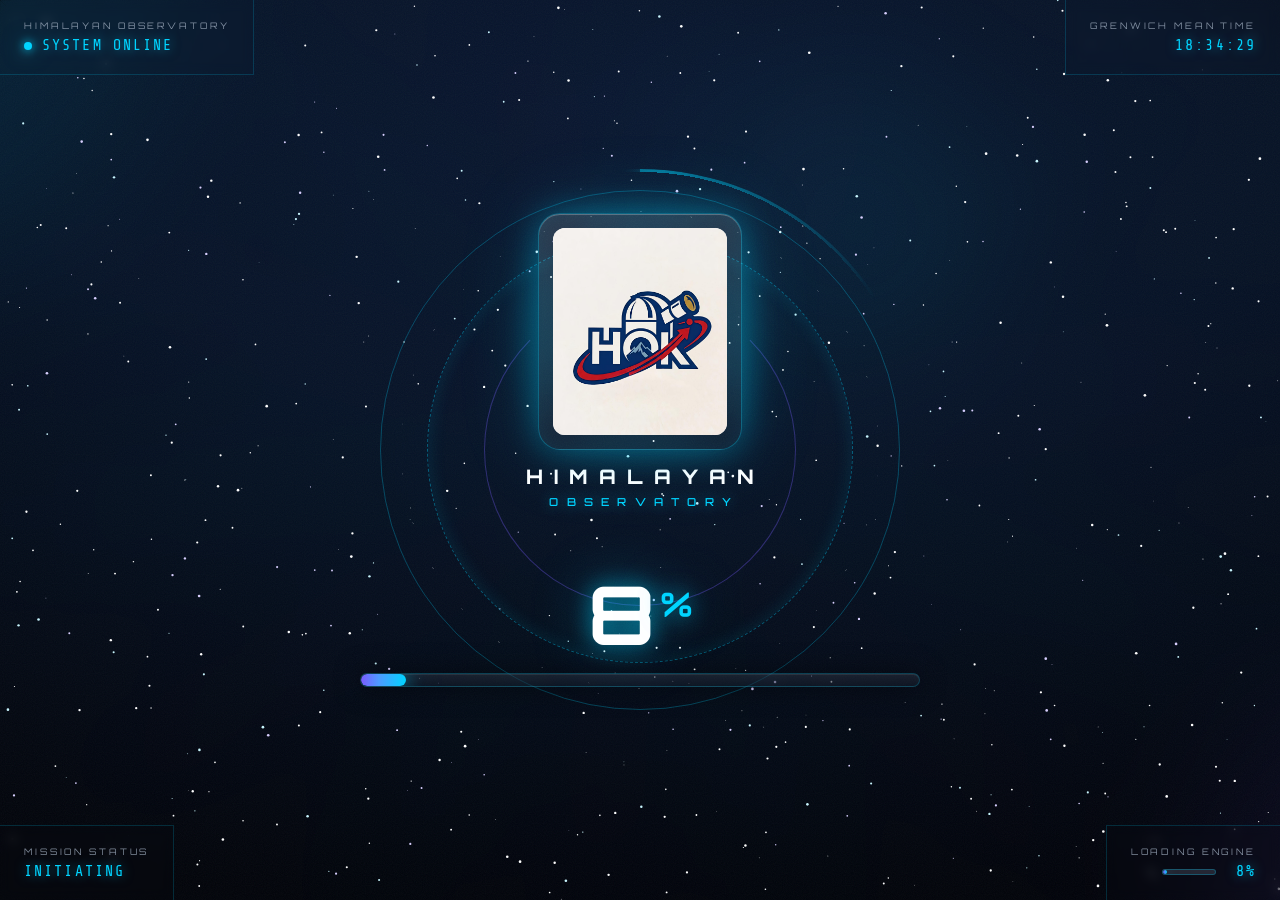
<file: index.html>
<!DOCTYPE html>
<html lang="en" data-theme="dark">
<head>
  <meta charset="UTF-8" />
  <meta name="viewport" content="width=device-width, initial-scale=1.0, viewport-fit=cover" />
  <meta name="theme-color" content="#02040A" />
  <meta name="description" content="Himalayan Observatory — a working observatory and astro-experience destination in the Himalayas. Stargazing, telescopes, events, an astronomy academy and a sky so dark it almost glows." />
  <title>Himalayan Observatory — Above the Clouds, Below the Stars</title>

  <!-- Open Graph / social preview -->
  <meta property="og:type" content="website" />
  <meta property="og:site_name" content="Himalayan Observatory" />
  <meta property="og:title" content="Himalayan Observatory — Above the Clouds, Below the Stars" />
  <meta property="og:description" content="A working observatory and astro-experience destination in the Himalayas. Stargazing, telescopes, events, an astronomy academy and a sky so dark it almost glows." />
  <meta property="og:image" content="assets/logo_himalayan.jpeg" />
  <meta property="og:locale" content="en_IN" />
  <meta name="twitter:card" content="summary_large_image" />
  <meta name="twitter:title" content="Himalayan Observatory — Above the Clouds, Below the Stars" />
  <meta name="twitter:description" content="A working observatory and astro-experience destination in the Himalayas." />

  <!-- Structured data -->
  <script type="application/ld+json">
  {
    "@context": "https://schema.org",
    "@type": "Organization",
    "name": "Himalayan Observatory",
    "description": "An observatory and astro-experience destination in the Himalayas — astronomy, education and night-sky experiences.",
    "url": "/",
    "logo": "assets/logo_himalayan.jpeg",
    "location": {
      "@type": "Place",
      "geo": { "@type": "GeoCoordinates", "latitude": 28.5, "longitude": 83.9 }
    }
  }
  </script>

  <!-- Google Fonts: premium aerospace typography -->
  <link rel="preconnect" href="https://fonts.googleapis.com" />
  <link rel="preconnect" href="https://fonts.gstatic.com" crossorigin />
  <link
    href="https://fonts.googleapis.com/css2?family=Orbitron:wght@500;600;700;800&family=Inter:wght@300;400;500;600&family=Share+Tech+Mono&display=swap"
    rel="stylesheet"
  />

  <!-- Loader sequence styles, then the command-interface site styles -->
  <link rel="stylesheet" href="css/loader.css" />
  <link rel="stylesheet" href="css/style.css" />
  <link rel="stylesheet" href="css/home.css" />
</head>
<body class="is-booting">

  <!-- ============================================================
       MISSION LOADER  (the entire launch sequence)
       ============================================================ -->
  <div id="loader" class="loader" role="status" aria-live="polite" aria-label="Launching Himalayan Observatory" aria-busy="true">

    <!-- Deep space background layers (decorative, aria-hidden) -->
    <div class="deep-space" aria-hidden="true">
      <div class="nebula nebula--blue"></div>
      <div class="nebula nebula--purple"></div>
      <div class="nebula nebula--teal"></div>
      <div class="rays"></div>
    </div>

    <!-- Interactive star / particle field rendered by canvas -->
    <canvas id="space" class="space-canvas" aria-hidden="true"></canvas>

    <!-- Vignette + scanline grain for cinematic depth -->
    <div class="vignette" aria-hidden="true"></div>
    <div class="grain" aria-hidden="true"></div>

    <!-- ============================================================
         HUD CORNERS
         ============================================================ -->
    <!-- Top Left : System status -->
    <header class="hud hud--tl" aria-label="System status">
      <span class="hud__eyebrow">HIMALAYAN OBSERVATORY</span>
      <span class="hud__value hud__value--system">
        <span class="status-dot" aria-hidden="true"></span>
        SYSTEM <span id="systemStatus">ONLINE</span>
      </span>
    </header>

    <!-- Top Right : UTC clock -->
    <div class="hud hud--tr" aria-label="Current UTC time">
      <span class="hud__eyebrow">GRENWICH MEAN TIME</span>
      <span class="hud__value hud__value--time" id="utcTime">00:00:00</span>
    </div>

    <!-- Bottom Left : Mission state -->
    <footer class="hud hud--bl" aria-label="Mission status">
      <span class="hud__eyebrow">MISSION STATUS</span>
      <span class="hud__value hud__value--status" id="missionStatus">STANDBY</span>
    </footer>

    <!-- Bottom Right : Loading engine telemetry -->
    <div class="hud hud--br" aria-label="Loading engine telemetry">
      <span class="hud__eyebrow">LOADING ENGINE</span>
      <span class="hud__value hud__value--engine">
        <span class="engine-gauge">
          <span class="engine-gauge__fill" id="engineGauge"></span>
        </span>
        <span id="enginePct">0%</span>
      </span>
    </div>

    <!-- ============================================================
         CENTER STAGE : scanner rings + logo + progress
         ============================================================ -->
    <main class="stage">

      <!-- Rotating scanner rings -->
      <div class="rings" aria-hidden="true">
        <div class="ring ring--r1"></div>
        <div class="ring ring--r2"></div>
        <div class="ring ring--r3"></div>
        <div class="ring ring--sweep"></div>
        <div class="ring ring--crosshair"></div>
      </div>

      <!-- Observatory logo -->
      <div class="logo" id="logo" aria-hidden="true">
        <div class="logo__frame">
          <img
            class="logo__img"
            src="assets/logo_himalayan.jpeg"
            alt=""
            role="presentation"
            width="1352"
            height="1600"
          />
        </div>
        <p class="logo__name">HIMALAYAN<span>OBSERVATORY</span></p>
      </div>

      <!-- Mission messages + percentage + progress bar -->
      <section class="telemetry" aria-live="off">
        <p class="mission-msg" id="missionMsg" aria-hidden="true">Initializing Observatory…</p>

        <p class="progress-pct" id="progressPct" aria-live="polite" aria-atomic="true">0<span class="progress-pct__sym">%</span></p>

        <div class="progress" role="progressbar" aria-label="Observatory loading progress"
             aria-valuemin="0" aria-valuemax="100" aria-valuenow="0" id="progressBar">
          <span class="progress__fill" id="progressFill"></span>
          <span class="progress__shine" aria-hidden="true"></span>
        </div>
      </section>

    </main>

  </div>

  <!-- White flash + star-burst used during the final transition.
       Lives outside the loader so it stays crisp during the camera zoom. -->
  <div class="flash" id="flash" aria-hidden="true"></div>

  <!-- ============================================================
       HOMEPAGE  (revealed after MISSION READY transition)
       Embeds the full command-interface template: topbar, navbar,
       search overlay, notification panel, mobile menu and page.
       ============================================================ -->
  <div id="site" class="site" aria-hidden="true">

    <!-- Fixed Himalayan night backdrop: star field, Milky Way, alpenglow,
         layered mountain silhouettes and an observatory dome on the peak -->
    <div class="site-space" aria-hidden="true">
      <div class="site-space__stars"></div>
      <div class="site-space__milkyway"></div>
      <div class="site-space__twinkle"></div>
      <div class="site-space__alpenglow"></div>

      <!-- Satellite crossing the night sky -->
      <div class="site-space__sat" aria-hidden="true">
        <svg viewBox="0 0 140 84" fill="none">
          <defs>
            <linearGradient id="satPanel" x1="0" y1="0" x2="0" y2="1">
              <stop offset="0" stop-color="#2b6bd6"/>
              <stop offset="0.55" stop-color="#123c8a"/>
              <stop offset="1" stop-color="#081c46"/>
            </linearGradient>
            <linearGradient id="satBody" x1="0" y1="0" x2="0" y2="1">
              <stop offset="0" stop-color="#e4edff"/>
              <stop offset="0.5" stop-color="#93a7c4"/>
              <stop offset="1" stop-color="#33435f"/>
            </linearGradient>
            <linearGradient id="satTrail" x1="0" y1="0" x2="1" y2="0">
              <stop offset="0" stop-color="#7ad7ff" stop-opacity="0"/>
              <stop offset="0.7" stop-color="#7ad7ff" stop-opacity="0.16"/>
              <stop offset="1" stop-color="#bcdcff" stop-opacity="0.6"/>
            </linearGradient>
          </defs>

          <path d="M0 42 L56 42" stroke="url(#satTrail)" stroke-width="2"/>

          <rect x="6" y="28" width="52" height="16" rx="2" fill="url(#satPanel)" stroke="#9ad7ff" stroke-opacity="0.4"/>
          <rect x="82" y="28" width="52" height="16" rx="2" fill="url(#satPanel)" stroke="#9ad7ff" stroke-opacity="0.4"/>
          <path d="M18 29V43M30 29V43M42 29V43M54 29V43M94 29V43M106 29V43M118 29V43M130 29V43" stroke="#9ad7ff" stroke-opacity="0.4" stroke-width="1"/>
          <rect x="52" y="33" width="4" height="6" fill="#8fa3c0"/>
          <rect x="84" y="33" width="4" height="6" fill="#8fa3c0"/>

          <rect x="56" y="14" width="28" height="44" rx="6" fill="url(#satBody)" stroke="#cfe0ff" stroke-opacity="0.7"/>

          <path d="M70 14 L70 6" stroke="#e4edff" stroke-width="2"/>
          <circle cx="70" cy="4.5" r="3" fill="#ffd166"/>

          <rect x="60" y="20" width="20" height="9" rx="2" fill="#07152e"/>
          <circle cx="65.5" cy="24.5" r="2" fill="#00d4ff"/>
          <circle cx="74.5" cy="24.5" r="2" fill="#ff5c5c"/>

          <circle class="sat-beacon" cx="70" cy="48" r="2.2" fill="#ffd166"/>
        </svg>
      </div>

      <!-- Floating celestial icons -->
      <div class="float-icon float-icon--spin" style="left:7%; top:22%; --sz:38px; --dur:9s; --delay:0s; --ic:#7AD7FF;">
        <div class="float-icon__ico">
          <svg viewBox="0 0 24 24" fill="none" stroke="currentColor" stroke-width="1.3">
            <circle cx="12" cy="12" r="5.5"/>
            <ellipse cx="12" cy="12" rx="10" ry="3.6" transform="rotate(-18 12 12)"/>
          </svg>
        </div>
      </div>

      <div class="float-icon" style="right:9%; top:16%; --sz:32px; --dur:7.5s; --delay:.9s; --ic:#FFFFFF;">
        <div class="float-icon__ico">
          <svg viewBox="0 0 24 24" fill="none" stroke="currentColor" stroke-width="1.4" stroke-linecap="round">
            <circle cx="16" cy="8" r="4"/>
            <path d="M13 11 L4 19 M15 11 L20 20"/>
          </svg>
        </div>
      </div>

      <div class="float-icon float-icon--pulse" style="left:5%; top:50%; --sz:24px; --dur:6.5s; --delay:1.6s; --ic:#FFD166;">
        <div class="float-icon__ico">
          <svg viewBox="0 0 24 24" fill="currentColor">
            <path d="M12 2 C12.6 6.8 17.2 11.4 22 12 C17.2 12.6 12.6 17.2 12 22 C11.4 17.2 6.8 12.6 2 12 C6.8 11.4 11.4 6.8 12 2 Z"/>
          </svg>
        </div>
      </div>

      <div class="float-icon" style="right:8%; top:46%; --sz:36px; --dur:8.5s; --delay:.4s; --ic:#B8A6FF;">
        <div class="float-icon__ico">
          <svg viewBox="0 0 24 24" fill="none" stroke="currentColor" stroke-width="1.4" stroke-linecap="round" stroke-linejoin="round">
            <path d="M11 5 L18 9 L15.5 14 L8.5 10 Z"/>
            <path d="M9.5 11 L4 20"/>
            <path d="M11 13.5 L13 20"/>
            <path d="M18 9 L22 6.5"/>
          </svg>
        </div>
      </div>

      <div class="float-icon" style="right:18%; top:64%; --sz:32px; --dur:10s; --delay:2.1s; --ic:#FFFFFF;">
        <div class="float-icon__ico">
          <svg viewBox="0 0 24 24" fill="none" stroke="currentColor" stroke-width="1.5" stroke-linecap="round" stroke-linejoin="round">
            <path d="M12 3a6 6 0 0 0 9 9 9 9 0 1 1-9-9Z"/>
          </svg>
        </div>
      </div>

      <div class="float-icon" style="left:14%; top:58%; --sz:32px; --dur:7s; --delay:1.2s; --ic:#7AD7FF;">
        <div class="float-icon__ico">
          <svg viewBox="0 0 24 24" fill="none" stroke="currentColor" stroke-width="1.4" stroke-linecap="round" stroke-linejoin="round">
            <path d="M4.5 16.5c-1.5 1.26-2 5-2 5s3.74-.5 5-2c.71-.84.7-2.13-.09-2.91a2.18 2.18 0 0 0-2.91-.09z"/>
            <path d="m12 15-3-3a22 22 0 0 1 2-3.95A12.88 12.88 0 0 1 22 2c0 2.72-.78 7.5-6 11a22.35 22.35 0 0 1-4 2z"/>
            <path d="M9 12H4s.55-3.03 2-4c1.62-1.08 5 0 5 0"/>
            <path d="M12 15v5s3.03-.55 4-2c1.08-1.62 0-5 0-5"/>
          </svg>
        </div>
      </div>

      <div class="float-icon float-icon--spin" style="right:32%; top:9%; --sz:38px; --dur:11s; --delay:2.6s; --ic:#B8A6FF;">
        <div class="float-icon__ico">
          <svg viewBox="0 0 24 24" fill="none" stroke="currentColor" stroke-width="1.2">
            <circle cx="12" cy="12" r="2.2" fill="currentColor" stroke="none"/>
            <ellipse cx="12" cy="12" rx="9.5" ry="4" transform="rotate(30 12 12)"/>
            <ellipse cx="12" cy="12" rx="9.5" ry="4" transform="rotate(-30 12 12)"/>
            <ellipse cx="12" cy="12" rx="9.5" ry="4" transform="rotate(90 12 12)"/>
          </svg>
        </div>
      </div>

      <div class="site-space__mountains">
        <svg class="site-space__range site-space__range--back" viewBox="0 0 1600 400" preserveAspectRatio="none" aria-hidden="true">
          <defs>
            <linearGradient id="ssRangeBack" x1="0" y1="0" x2="0" y2="1">
              <stop offset="0" stop-color="#22365e" stop-opacity="0"/>
              <stop offset="0.45" stop-color="#22365e" stop-opacity="0.5"/>
              <stop offset="1" stop-color="#22365e" stop-opacity="0.85"/>
            </linearGradient>
          </defs>
          <path d="M0 400 L0 258 L130 208 L250 246 L410 186 L540 238 L680 168 L820 220 L960 186 L1100 238 L1240 172 L1380 224 L1500 200 L1600 240 L1600 400 Z" fill="url(#ssRangeBack)"/>
        </svg>

        <svg class="site-space__range site-space__range--mid" viewBox="0 0 1600 400" preserveAspectRatio="none" aria-hidden="true">
          <defs>
            <linearGradient id="ssRangeMid" x1="0" y1="0" x2="0" y2="1">
              <stop offset="0" stop-color="#0d1a33" stop-opacity="0"/>
              <stop offset="0.45" stop-color="#0d1a33" stop-opacity="0.72"/>
              <stop offset="1" stop-color="#0d1a33" stop-opacity="0.95"/>
            </linearGradient>
          </defs>
          <path d="M0 400 L0 320 L180 268 L340 308 L500 250 L660 298 L820 242 L980 296 L1140 252 L1300 304 L1460 264 L1600 300 L1600 400 Z" fill="url(#ssRangeMid)"/>
        </svg>

        <svg class="site-space__range site-space__range--front" viewBox="0 0 1600 400" preserveAspectRatio="none" aria-hidden="true">
          <defs>
            <linearGradient id="ssRangeFront" x1="0" y1="0" x2="0" y2="1">
              <stop offset="0" stop-color="#050b16" stop-opacity="0"/>
              <stop offset="0.4" stop-color="#050b16" stop-opacity="0.85"/>
              <stop offset="1" stop-color="#050b16" stop-opacity="0.98"/>
            </linearGradient>
            <linearGradient id="ssBeam" x1="0" y1="0" x2="0" y2="1">
              <stop offset="0" stop-color="#7ad7ff" stop-opacity="0"/>
              <stop offset="1" stop-color="#7ad7ff" stop-opacity="0.4"/>
            </linearGradient>
          </defs>
          <path d="M0 400 L0 372 L150 338 L300 364 L460 330 L620 366 L800 330 L862 300 L940 336 L1100 352 L1260 318 L1420 352 L1540 330 L1600 346 L1600 400 Z" fill="url(#ssRangeFront)"/>
          <g class="site-space__dome">
            <rect x="840" y="296" width="44" height="12" rx="2" fill="#07101f"/>
            <path class="site-space__dome-shell" d="M842 296 A20 20 0 0 1 882 296 Z" fill="#0a1428"/>
            <path class="site-space__dome-slit" d="M858 276 L862 276 L862 296 L858 296 Z" fill="#00d4ff" opacity="0.9"/>
            <path class="site-space__beam" d="M854 282 L866 282 L878 148 L842 148 Z" fill="url(#ssBeam)"/>
          </g>
        </svg>

        <div class="site-space__mist site-space__mist--1"></div>
        <div class="site-space__mist site-space__mist--2"></div>
      </div>

      <div class="site-space__vignette"></div>
      <div class="site-space__grain"></div>
    </div>

    <!-- Top information bar (thin strip above the navigation) -->
    <div class="topbar" id="topbar" role="complementary" aria-label="Observatory conditions">
      <div class="topbar__inner">
        <div class="topbar__conditions">
          <span class="topbar__item">
            <span class="topbar__dot topbar__dot--green" aria-hidden="true"></span>
            SKY CLEAR · BORTLE 2
          </span>
          <span class="topbar__item">
            <svg class="topbar__icon" viewBox="0 0 24 24" fill="none" aria-hidden="true">
              <path d="M12 3a6 6 0 0 1 6 6c0 4-2.5 6-6 9.5C8.5 15 6 13 6 9a6 6 0 0 1 6-6Z" stroke="currentColor" stroke-width="1.6"/>
              <circle cx="12" cy="9" r="2" stroke="currentColor" stroke-width="1.6"/>
            </svg>
            −8°C
          </span>
          <span class="topbar__item">
            <svg class="topbar__icon" viewBox="0 0 24 24" fill="none" aria-hidden="true">
              <path d="M12 3a9 9 0 1 0 9 9c0-.8-.1-1.6-.3-2.3C19.8 11.6 18 12 16.5 12A7.5 7.5 0 0 1 9 4.5C9 3 9.4 1.2 10.7.3A9 9 0 0 0 12 3Z" stroke="currentColor" stroke-width="1.6" stroke-linejoin="round"/>
            </svg>
            MOON WAXING GIBBOUS 92%
          </span>
          <span class="topbar__item">
            <svg class="topbar__icon" viewBox="0 0 24 24" fill="none" aria-hidden="true">
              <circle cx="12" cy="12" r="9" stroke="currentColor" stroke-width="1.6"/>
              <path d="M12 7v5l3.5 2" stroke="currentColor" stroke-width="1.6" stroke-linecap="round"/>
            </svg>
            OPEN 6 PM — 4 AM IST
          </span>
        </div>

        <div class="topbar__social" aria-label="Follow the observatory">
          <a href="#" class="topbar__social-link" aria-label="Instagram">
            <svg viewBox="0 0 24 24" fill="none" aria-hidden="true">
              <rect x="3" y="3" width="18" height="18" rx="5" stroke="currentColor" stroke-width="1.6"/>
              <circle cx="12" cy="12" r="4" stroke="currentColor" stroke-width="1.6"/>
              <circle cx="17.2" cy="6.8" r="1.2" fill="currentColor"/>
            </svg>
          </a>
          <a href="#" class="topbar__social-link" aria-label="YouTube">
            <svg viewBox="0 0 24 24" fill="none" aria-hidden="true">
              <path d="M22 12c0-2.6-.3-4.4-.7-5.3a2.7 2.7 0 0 0-1.7-1.7C18.6 4.6 12 4.6 12 4.6s-6.6 0-7.6.4a2.7 2.7 0 0 0-1.7 1.7C2.3 7.6 2 9.4 2 12s.3 4.4.7 5.3a2.7 2.7 0 0 0 1.7 1.7c1 .4 7.6.4 7.6.4s6.6 0 7.6-.4a2.7 2.7 0 0 0 1.7-1.7c.4-.9.7-2.7.7-5.3Z" stroke="currentColor" stroke-width="1.6"/>
              <path d="M10 9.5v5l4.5-2.5L10 9.5Z" fill="currentColor"/>
            </svg>
          </a>
          <a href="#" class="topbar__social-link" aria-label="X">
            <svg viewBox="0 0 24 24" fill="none" aria-hidden="true">
              <path d="M4 4l16 16M20 4L4 20" stroke="currentColor" stroke-width="1.8" stroke-linecap="round"/>
            </svg>
          </a>
        </div>
      </div>
    </div>

    <!-- Primary navigation -->
    <header class="nav" id="navbar" role="banner">
      <div class="nav__inner">
        <a class="brand" href="#home" aria-label="Himalayan Observatory — home">
          <span class="brand__logo" aria-hidden="true">
            <img src="assets/logo_himalayan.jpeg" alt="" width="1352" height="1600" />
          </span>
          <span class="brand__text">
            <span class="brand__title">HIMALAYAN <em>OBSERVATORY</em></span>
            <span class="brand__tagline">Gateway to the Universe</span>
          </span>
        </a>

        <nav class="menu" id="menu" aria-label="Primary">
          <a class="menu__link is-active" href="#home" aria-current="page">Home</a>
          <a class="menu__link" href="#about">About</a>
          <a class="menu__link" href="#observatory">Observatory</a>
          <a class="menu__link" href="#experiences">Experiences</a>
          <a class="menu__link" href="#events">Events</a>
          <a class="menu__link" href="#academy">Academy</a>
          <a class="menu__link" href="#gallery">Gallery</a>
          <a class="menu__link" href="#blog">Blog</a>
          <a class="menu__link" href="#games">Games</a>
          <a class="menu__link" href="#contact">Contact</a>
        </nav>

        <div class="actions">
          <button class="icon-btn icon-btn--search" id="searchBtn" type="button"
                  aria-label="Open search" aria-haspopup="dialog" aria-controls="searchOverlay">
            <svg viewBox="0 0 24 24" fill="none" aria-hidden="true">
              <circle cx="11" cy="11" r="7" stroke="currentColor" stroke-width="1.7"/>
              <path d="m20 20-3.5-3.5" stroke="currentColor" stroke-width="1.7" stroke-linecap="round"/>
            </svg>
            <span class="icon-btn__ring" aria-hidden="true"></span>
          </button>

          <button class="icon-btn icon-btn--bell" id="bellBtn" type="button"
                  aria-label="Notifications" aria-haspopup="dialog" aria-controls="notifPanel"
                  aria-expanded="false">
            <svg viewBox="0 0 24 24" fill="none" aria-hidden="true">
              <path d="M6 9a6 6 0 0 1 12 0c0 5 2 6 2 6H4s2-1 2-6Z" stroke="currentColor" stroke-width="1.7" stroke-linejoin="round"/>
              <path d="M10 19a2.2 2.2 0 0 0 4 0" stroke="currentColor" stroke-width="1.7" stroke-linecap="round"/>
            </svg>
            <span class="icon-btn__badge" id="bellBadge" aria-hidden="true">3</span>
          </button>

          <a class="btn btn--outline" href="#sky">
            <span class="btn__pulse" aria-hidden="true"></span>
            <span class="btn__label">Live Sky</span>
          </a>

          <a class="btn btn--primary" href="#book">
            <svg class="btn__spark" viewBox="0 0 24 24" fill="none" aria-hidden="true">
              <path d="M12 3v18M3 12h18" stroke="currentColor" stroke-width="2" stroke-linecap="round"/>
            </svg>
            <span class="btn__label">Book Experience</span>
          </a>

          <button class="burger" id="burger" type="button"
                  aria-label="Open menu" aria-expanded="false" aria-controls="mobileMenu">
            <span class="burger__line" aria-hidden="true"></span>
            <span class="burger__line" aria-hidden="true"></span>
            <span class="burger__line" aria-hidden="true"></span>
          </button>
        </div>
      </div>
    </header>

    <!-- Search overlay (fullscreen) -->
    <div class="search-overlay" id="searchOverlay" role="dialog" aria-modal="true"
         aria-label="Search the cosmos" aria-hidden="true">
      <div class="search-overlay__bg" aria-hidden="true"></div>

      <form class="search-overlay__box" id="searchForm" role="search">
        <span class="search-overlay__icon" aria-hidden="true">
          <svg viewBox="0 0 24 24" fill="none">
            <circle cx="11" cy="11" r="7" stroke="currentColor" stroke-width="1.7"/>
            <path d="m20 20-3.5-3.5" stroke="currentColor" stroke-width="1.7" stroke-linecap="round"/>
          </svg>
        </span>
        <input class="search-overlay__input" id="searchInput" type="search"
               placeholder="Search the cosmos…" autocomplete="off" aria-label="Search the cosmos" />
        <button class="search-overlay__close" id="searchClose" type="button" aria-label="Close search">
          <svg viewBox="0 0 24 24" fill="none" aria-hidden="true">
            <path d="M6 6l12 12M18 6L6 18" stroke="currentColor" stroke-width="1.8" stroke-linecap="round"/>
          </svg>
        </button>
        <p class="search-overlay__hint" id="searchHint">Press <kbd>Esc</kbd> to close</p>
      </form>

      <div class="search-overlay__suggest" id="searchSuggest" aria-hidden="true">
        <p class="search-overlay__label">Popular searches</p>
        <div class="search-overlay__chips">
          <button class="chip" type="button">Meteor Shower</button>
          <button class="chip" type="button">Milky Way</button>
          <button class="chip" type="button">Saturn</button>
          <button class="chip" type="button">Telescope</button>
          <button class="chip" type="button">Book a Night</button>
        </div>
      </div>
    </div>

    <!-- Notification panel -->
    <div class="notif" id="notifPanel" role="dialog" aria-label="Notifications"
         aria-hidden="true">
      <header class="notif__head">
        <span class="notif__title">Mission Alerts</span>
        <span class="notif__clear" id="notifClear" role="button" tabindex="0" aria-label="Clear notifications">Clear all</span>
      </header>

      <ul class="notif__list" id="notifList">
        <li class="notif__item notif__item--new">
          <span class="notif__icon" aria-hidden="true">☄</span>
          <span class="notif__body">
            <span class="notif__msg">Perseids meteor shower peaks tonight</span>
            <span class="notif__time">Peak 2:00 AM · Live Sky</span>
          </span>
          <span class="notif__tag notif__tag--alert">NOW</span>
        </li>
        <li class="notif__item notif__item--new">
          <span class="notif__icon" aria-hidden="true">✦</span>
          <span class="notif__body">
            <span class="notif__msg">Astronomy Night under the Milky Way</span>
            <span class="notif__time">This Saturday · Book early</span>
          </span>
          <span class="notif__tag notif__tag--event">EVENT</span>
        </li>
        <li class="notif__item">
          <span class="notif__icon" aria-hidden="true">◈</span>
          <span class="notif__body">
            <span class="notif__msg">New workshop: Deep Space Imaging</span>
            <span class="notif__time">Starts next week · Academy</span>
          </span>
          <span class="notif__tag notif__tag--class">WORKSHOP</span>
        </li>
      </ul>
    </div>

    <!-- Mobile menu overlay (fullscreen) -->
    <div class="mobile-menu" id="mobileMenu" role="dialog" aria-modal="true"
         aria-label="Menu" aria-hidden="true">
      <div class="mobile-menu__stars" aria-hidden="true"></div>
      <div class="mobile-menu__veil" aria-hidden="true"></div>

      <div class="mobile-menu__content">
        <div class="mobile-menu__brand" aria-hidden="true">
          <span class="mobile-menu__logo">
            <img src="assets/logo_himalayan.jpeg" alt="" width="1352" height="1600" />
          </span>
          <span class="mobile-menu__name">HIMALAYAN <em>OBSERVATORY</em></span>
        </div>

        <nav class="mobile-menu__nav" id="mobileNav" aria-label="Mobile">
          <a class="mobile-menu__link is-active" href="#home">Home</a>
          <a class="mobile-menu__link" href="#about">About</a>
          <a class="mobile-menu__link" href="#observatory">Observatory</a>
          <a class="mobile-menu__link" href="#experiences">Experiences</a>
          <a class="mobile-menu__link" href="#events">Events</a>
          <a class="mobile-menu__link" href="#academy">Academy</a>
          <a class="mobile-menu__link" href="#gallery">Gallery</a>
          <a class="mobile-menu__link" href="#blog">Blog</a>
          <a class="mobile-menu__link" href="#games">Games</a>
          <a class="mobile-menu__link" href="#contact">Contact</a>
        </nav>

        <div class="mobile-menu__actions">
          <a class="btn btn--primary btn--wide" href="#book">Book Now</a>
          <a class="btn btn--outline btn--wide" href="#sky">Live Sky</a>
        </div>
      </div>
    </div>

    <!-- Page content (sections under the fixed navbar) -->
    <main class="page" id="page">
      <section class="hero" id="home">
        <p class="hero__eyebrow">THE ROOF OF THE WORLD</p>
        <h1 class="hero__title">Above the clouds.<br /><span>Below the stars.</span></h1>
        <p class="hero__sub">A world-class observatory perched in the Himalayas, where the sky is so dark it almost glows.</p>
        <div class="hero__cta">
          <a class="btn btn--primary" href="#book">Begin Your Expedition</a>
          <a class="btn btn--outline" href="#observatory">Explore the Observatory</a>
        </div>
      </section>

      <!-- ============================================================
           SECTION 02 · THE OBSERVATORY
           ============================================================ -->
      <section class="section obs" id="observatory">
        <span class="section-anchor" id="about" aria-hidden="true"></span>
        <div class="section__inner">
          <div class="obs__grid">
            <div class="obs-visual reveal" role="img" aria-label="The observatory dome on a Himalayan ridge beneath the Milky Way">
              <div class="obs-visual__scene">
                <div class="obs-visual__milky" aria-hidden="true"></div>
                <div class="obs-visual__neb obs-visual__neb--1" aria-hidden="true"></div>
                <div class="obs-visual__neb obs-visual__neb--2" aria-hidden="true"></div>
                <div class="obs-visual__moon" aria-hidden="true"></div>
                <div class="obs-visual__mountains" aria-hidden="true">
                  <svg viewBox="0 0 1600 400" preserveAspectRatio="none">
                    <defs>
                      <linearGradient id="obsBack" x1="0" y1="0" x2="0" y2="1">
                        <stop offset="0" stop-color="#1b2c4e" stop-opacity="0"/>
                        <stop offset="0.5" stop-color="#1b2c4e" stop-opacity="0.55"/>
                        <stop offset="1" stop-color="#1b2c4e" stop-opacity="0.9"/>
                      </linearGradient>
                      <linearGradient id="obsMid" x1="0" y1="0" x2="0" y2="1">
                        <stop offset="0" stop-color="#0c1a33" stop-opacity="0"/>
                        <stop offset="0.5" stop-color="#0c1a33" stop-opacity="0.7"/>
                        <stop offset="1" stop-color="#0c1a33" stop-opacity="0.95"/>
                      </linearGradient>
                      <linearGradient id="obsFront" x1="0" y1="0" x2="0" y2="1">
                        <stop offset="0" stop-color="#050b16" stop-opacity="0"/>
                        <stop offset="0.5" stop-color="#050b16" stop-opacity="0.85"/>
                        <stop offset="1" stop-color="#050b16" stop-opacity="0.98"/>
                      </linearGradient>
                      <linearGradient id="obsBeam" x1="0" y1="0" x2="0" y2="1">
                        <stop offset="0" stop-color="#7ad7ff" stop-opacity="0"/>
                        <stop offset="1" stop-color="#7ad7ff" stop-opacity="0.4"/>
                      </linearGradient>
                    </defs>
                    <path d="M0 400 L0 258 L130 208 L250 246 L410 186 L540 238 L680 168 L820 220 L960 186 L1100 238 L1240 172 L1380 224 L1500 200 L1600 240 L1600 400 Z" fill="url(#obsBack)"/>
                    <path d="M0 400 L0 320 L180 268 L340 308 L500 250 L660 298 L820 242 L980 296 L1140 252 L1300 304 L1460 264 L1600 300 L1600 400 Z" fill="url(#obsMid)"/>
                    <path d="M0 400 L0 372 L150 338 L300 364 L460 330 L620 366 L800 330 L862 300 L940 336 L1100 352 L1260 318 L1420 352 L1540 330 L1600 346 L1600 400 Z" fill="url(#obsFront)"/>
                    <g class="obs-visual__dome">
                      <rect x="840" y="296" width="44" height="12" rx="2" fill="#07101f"/>
                      <path d="M842 296 A20 20 0 0 1 882 296 Z" fill="#0a1428"/>
                      <path class="obs-visual__dome-slit" d="M858 276 L862 276 L862 296 L858 296 Z" fill="#00d4ff" opacity="0.9"/>
                      <path class="obs-visual__beam" d="M854 282 L866 282 L878 148 L842 148 Z" fill="url(#obsBeam)"/>
                    </g>
                  </svg>
                </div>
                <div class="obs-visual__mist" aria-hidden="true"></div>
              </div>
              <span class="obs-visual__coords">28.5°N · 83.9°E · 3,650 M</span>
              <span class="obs-visual__scan" aria-hidden="true"></span>
            </div>

            <div class="obs__content">
              <p class="sec-eyebrow reveal">THE OBSERVATORY</p>
              <h2 class="sec-title reveal" style="--rd:.1s">A Gateway Between <span>Earth and the Cosmos</span></h2>
              <p class="sec-lede reveal" style="--rd:.18s">Perched at 3,650 metres in the heart of the Himalayas, the observatory was built for a single purpose — to place you face to face with the night sky.</p>
              <p class="sec-lede reveal" style="--rd:.26s">Its instruments and astronomers do more than observe. They translate the science of stars, planets and nebulae into experiences you can see with your own eyes.</p>
              <div class="obs__facts">
                <div class="obs__fact reveal" style="--rd:.34s">
                  <span class="obs__fact-label">OBSERVATORY</span>
                  <span class="obs__fact-value">HIMALAYAS</span>
                </div>
                <div class="obs__fact reveal" style="--rd:.42s">
                  <span class="obs__fact-label">ASTRONOMY</span>
                  <span class="obs__fact-value">EXPERIENCES</span>
                </div>
                <div class="obs__fact reveal" style="--rd:.5s">
                  <span class="obs__fact-label">SCIENCE</span>
                  <span class="obs__fact-value">EDUCATION</span>
                </div>
              </div>
              <div class="sec-cta reveal" style="--rd:.58s">
                <a class="btn btn--outline" href="#observe">
                  <span class="btn__label">Discover the Observatory</span>
                </a>
              </div>
            </div>
          </div>
        </div>
      </section>

      <!-- ============================================================
           SECTION 03 · WHY THE HIMALAYAS
           ============================================================ -->
      <section class="section section--alt why" id="why">
        <div class="section__inner">
          <div class="why__head">
            <p class="sec-eyebrow reveal">THE SETTING</p>
            <h2 class="sec-title reveal" style="--rd:.1s">Why Look to the Sky <span>From Here?</span></h2>
            <p class="sec-lede reveal" style="--rd:.2s">At this altitude, above most of the atmosphere's turbulence and all of the valley's light, the Himalayan sky behaves differently. Stars hold steady. The Milky Way shows its full band.</p>
          </div>

          <div class="why-pano reveal" style="--rd:.15s" role="img" aria-label="A cinematic Himalayan panorama under a dark starry sky">
            <div class="why-pano__stars" aria-hidden="true"></div>
            <div class="why-pano__alpenglow" aria-hidden="true"></div>
            <div class="why-pano__mountains" aria-hidden="true">
              <svg viewBox="0 0 1600 400" preserveAspectRatio="none">
                <defs>
                  <linearGradient id="whyBack" x1="0" y1="0" x2="0" y2="1">
                    <stop offset="0" stop-color="#1a2c4c" stop-opacity="0"/>
                    <stop offset="0.5" stop-color="#1a2c4c" stop-opacity="0.5"/>
                    <stop offset="1" stop-color="#1a2c4c" stop-opacity="0.88"/>
                  </linearGradient>
                  <linearGradient id="whyMid" x1="0" y1="0" x2="0" y2="1">
                    <stop offset="0" stop-color="#0c1a33" stop-opacity="0"/>
                    <stop offset="0.5" stop-color="#0c1a33" stop-opacity="0.7"/>
                    <stop offset="1" stop-color="#0c1a33" stop-opacity="0.94"/>
                  </linearGradient>
                  <linearGradient id="whyFront" x1="0" y1="0" x2="0" y2="1">
                    <stop offset="0" stop-color="#050b16" stop-opacity="0"/>
                    <stop offset="0.5" stop-color="#050b16" stop-opacity="0.85"/>
                    <stop offset="1" stop-color="#050b16" stop-opacity="0.98"/>
                  </linearGradient>
                </defs>
                <path d="M0 400 L0 258 L130 208 L250 246 L410 186 L540 238 L680 168 L820 220 L960 186 L1100 238 L1240 172 L1380 224 L1500 200 L1600 240 L1600 400 Z" fill="url(#whyBack)"/>
                <path d="M0 400 L0 320 L180 268 L340 308 L500 250 L660 298 L820 242 L980 296 L1140 252 L1300 304 L1460 264 L1600 300 L1600 400 Z" fill="url(#whyMid)"/>
                <path d="M0 400 L0 372 L150 338 L300 364 L460 330 L620 366 L800 330 L862 300 L940 336 L1100 352 L1260 318 L1420 352 L1540 330 L1600 346 L1600 400 Z" fill="url(#whyFront)"/>
              </svg>
            </div>

            <div class="why-marks" aria-hidden="true">
              <div class="why-mark why-mark--altitude" tabindex="0">
                <div class="why-mark__node">
                  <span class="why-mark__dot"></span>
                  <span class="why-mark__label">HIGH ALTITUDE</span>
                </div>
                <div class="why-mark__tip">Thinner air means steadier seeing — a clearer atmosphere between you and the stars.</div>
              </div>
              <div class="why-mark why-mark--dark" tabindex="0">
                <div class="why-mark__node">
                  <span class="why-mark__dot"></span>
                  <span class="why-mark__label">DARK SKY</span>
                </div>
                <div class="why-mark__tip">A Bortle-class-2 sky — among the darkest skies reachable without an expedition.</div>
              </div>
              <div class="why-mark why-mark--pollution" tabindex="0">
                <div class="why-mark__node">
                  <span class="why-mark__dot"></span>
                  <span class="why-mark__label">LOW LIGHT POLLUTION</span>
                </div>
                <div class="why-mark__tip">The nearest settlements sit in deep valleys, their light screened by the ridgelines.</div>
              </div>
              <div class="why-mark why-mark--horizons" tabindex="0">
                <div class="why-mark__node">
                  <span class="why-mark__dot"></span>
                  <span class="why-mark__label">CLEAR HORIZONS</span>
                </div>
                <div class="why-mark__tip">Open alpine plateaus give an unobstructed view from horizon to horizon.</div>
              </div>
            </div>
          </div>
        </div>
      </section>

      <!-- ============================================================
           SECTION 04 · SIGNATURE EXPERIENCES
           ============================================================ -->
      <section class="section exp" id="experiences">
        <div class="section__inner">
          <div class="exp__head">
            <p class="sec-eyebrow reveal">SIGNATURE EXPERIENCES</p>
            <h2 class="sec-title reveal" style="--rd:.1s">Experience the Night <span>Differently</span></h2>
            <p class="sec-lede reveal" style="--rd:.2s">Each night is shaped around the sky above it — a small group, a clear horizon and an astronomer who knows where to look.</p>
          </div>

          <div class="exp-grid">
            <article class="exp-card exp-card--feature reveal">
              <div class="exp-card__art exp-card__art--stargaze" aria-hidden="true"></div>
              <div class="exp-card__body">
                <p class="exp-card__eyebrow">SIGNATURE NIGHT</p>
                <h3 class="exp-card__title">Stargazing Under the Himalayan Sky</h3>
                <p class="exp-card__desc">A guided night beneath a Bortle-2 sky. Astronomers steer you across constellations, planets and the Milky Way — by naked eye, binoculars and telescope.</p>
                <a class="exp-card__link" href="#book">Explore
                  <svg viewBox="0 0 24 24" fill="none" aria-hidden="true"><path d="M5 12h14M13 6l6 6-6 6" stroke="currentColor" stroke-width="1.8" stroke-linecap="round" stroke-linejoin="round"/></svg>
                </a>
              </div>
            </article>

            <article class="exp-card reveal" style="--rd:.08s">
              <div class="exp-card__art exp-card__art--astro" aria-hidden="true"></div>
              <div class="exp-card__body">
                <p class="exp-card__eyebrow">PHOTOGRAPHY</p>
                <h3 class="exp-card__title">Astrophotography</h3>
                <p class="exp-card__desc">Hands-on imaging sessions — capture the Moon, nebulae and star trails with expert guidance at the eyepiece and the camera.</p>
                <a class="exp-card__link" href="#book">Explore
                  <svg viewBox="0 0 24 24" fill="none" aria-hidden="true"><path d="M5 12h14M13 6l6 6-6 6" stroke="currentColor" stroke-width="1.8" stroke-linecap="round" stroke-linejoin="round"/></svg>
                </a>
              </div>
            </article>

            <article class="exp-card reveal" style="--rd:.16s">
              <div class="exp-card__art exp-card__art--telescope" aria-hidden="true"></div>
              <div class="exp-card__body">
                <p class="exp-card__eyebrow">OPTICS</p>
                <h3 class="exp-card__title">Telescope Observation</h3>
                <p class="exp-card__desc">Look through the observatory's instruments at planets, double stars and deep-sky objects magnified against the dark.</p>
                <a class="exp-card__link" href="#book">Explore
                  <svg viewBox="0 0 24 24" fill="none" aria-hidden="true"><path d="M5 12h14M13 6l6 6-6 6" stroke="currentColor" stroke-width="1.8" stroke-linecap="round" stroke-linejoin="round"/></svg>
                </a>
              </div>
            </article>

            <article class="exp-card reveal" style="--rd:.08s">
              <div class="exp-card__art exp-card__art--guided" aria-hidden="true"></div>
              <div class="exp-card__body">
                <p class="exp-card__eyebrow">GUIDED</p>
                <h3 class="exp-card__title">Night Sky Exploration</h3>
                <p class="exp-card__desc">A narrated journey across the sky — from the brightest stars of the evening to the farthest galaxies in the field.</p>
                <a class="exp-card__link" href="#book">Explore
                  <svg viewBox="0 0 24 24" fill="none" aria-hidden="true"><path d="M5 12h14M13 6l6 6-6 6" stroke="currentColor" stroke-width="1.8" stroke-linecap="round" stroke-linejoin="round"/></svg>
                </a>
              </div>
            </article>

            <article class="exp-card reveal" style="--rd:.16s">
              <div class="exp-card__art exp-card__art--workshop" aria-hidden="true"></div>
              <div class="exp-card__body">
                <p class="exp-card__eyebrow">WORKSHOP</p>
                <h3 class="exp-card__title">Astronomy Workshops</h3>
                <p class="exp-card__desc">Structured sessions on how the sky works — phases, seasons, scale, light and time — taught beside a real telescope.</p>
                <a class="exp-card__link" href="#book">Explore
                  <svg viewBox="0 0 24 24" fill="none" aria-hidden="true"><path d="M5 12h14M13 6l6 6-6 6" stroke="currentColor" stroke-width="1.8" stroke-linecap="round" stroke-linejoin="round"/></svg>
                </a>
              </div>
            </article>

            <article class="exp-card reveal" style="--rd:.24s">
              <div class="exp-card__art exp-card__art--school" aria-hidden="true"></div>
              <div class="exp-card__body">
                <p class="exp-card__eyebrow">EDUCATION</p>
                <h3 class="exp-card__title">School Experiences</h3>
                <p class="exp-card__desc">Curricula-aligned programs that turn a night on the mountain into a lasting lesson in science and curiosity.</p>
                <a class="exp-card__link" href="#book">Explore
                  <svg viewBox="0 0 24 24" fill="none" aria-hidden="true"><path d="M5 12h14M13 6l6 6-6 6" stroke="currentColor" stroke-width="1.8" stroke-linecap="round" stroke-linejoin="round"/></svg>
                </a>
              </div>
            </article>
          </div>

          <div class="sec-cta reveal" style="--rd:.2s; justify-content:center;">
            <a class="btn btn--primary" href="#book">
              <svg class="btn__spark" viewBox="0 0 24 24" fill="none" aria-hidden="true"><path d="M12 3v18M3 12h18" stroke="currentColor" stroke-width="2" stroke-linecap="round"/></svg>
              <span class="btn__label">Explore All Experiences</span>
            </a>
          </div>
        </div>
      </section>

      <!-- ============================================================
           SECTION 05 · EXPLORE THE NIGHT SKY
           ============================================================ -->
      <section class="section skyjourney" id="night-sky">
        <div class="section__inner">
          <div class="skyjourney__head">
            <div>
              <p class="sec-eyebrow reveal">THE SKY ABOVE</p>
              <h2 class="sec-title reveal" style="--rd:.1s">Explore Beyond <span>the Horizon</span></h2>
              <p class="sec-lede reveal" style="--rd:.2s">From the Moon to the edge of deep space — a preview of what the observatory's sky has in store. Drag, or use the arrows.</p>
            </div>
            <div class="skyjourney__track-nav reveal" style="--rd:.2s">
              <button class="skyjourney__btn skyjourney__btn--prev" type="button" aria-label="Previous destination">
                <svg viewBox="0 0 24 24" fill="none" aria-hidden="true"><path d="M19 12H5M11 18l-6-6 6-6" stroke="currentColor" stroke-width="1.8" stroke-linecap="round" stroke-linejoin="round"/></svg>
              </button>
              <button class="skyjourney__btn skyjourney__btn--next" type="button" aria-label="Next destination">
                <svg viewBox="0 0 24 24" fill="none" aria-hidden="true"><path d="M5 12h14M13 6l6 6-6 6" stroke="currentColor" stroke-width="1.8" stroke-linecap="round" stroke-linejoin="round"/></svg>
              </button>
            </div>
          </div>

          <div class="skyjourney__viewport">
            <div class="skyjourney__rail" aria-label="Astronomical destinations" role="group">
              <article class="sky-dest" tabindex="0">
                <div class="sky-dest__art sky-dest__art--moon" aria-hidden="true"></div>
                <span class="sky-dest__index">01 / 06</span>
                <div class="sky-dest__body">
                  <h3 class="sky-dest__title">THE MOON</h3>
                  <p class="sky-dest__info">Our nearest companion — craters, maria and mountains thrown into relief by the grazing light of a low sun.</p>
                  <div class="sky-dest__divider" aria-hidden="true"></div>
                </div>
              </article>
              <article class="sky-dest" tabindex="0">
                <div class="sky-dest__art sky-dest__art--planets" aria-hidden="true"></div>
                <span class="sky-dest__index">02 / 06</span>
                <div class="sky-dest__body">
                  <h3 class="sky-dest__title">PLANETS</h3>
                  <p class="sky-dest__info">Saturn's rings, Jupiter's moons, the phases of Venus — each revealed by the observatory's instruments.</p>
                  <div class="sky-dest__divider" aria-hidden="true"></div>
                </div>
              </article>
              <article class="sky-dest" tabindex="0">
                <div class="sky-dest__art sky-dest__art--constellations" aria-hidden="true"></div>
                <span class="sky-dest__index">03 / 06</span>
                <div class="sky-dest__body">
                  <h3 class="sky-dest__title">CONSTELLATIONS</h3>
                  <p class="sky-dest__info">Ancient patterns mapped across the Himalayan night — the sky's oldest stories, retold under a dark sky.</p>
                  <div class="sky-dest__divider" aria-hidden="true"></div>
                </div>
              </article>
              <article class="sky-dest" tabindex="0">
                <div class="sky-dest__art sky-dest__art--nebulae" aria-hidden="true"></div>
                <span class="sky-dest__index">04 / 06</span>
                <div class="sky-dest__body">
                  <h3 class="sky-dest__title">NEBULAE</h3>
                  <p class="sky-dest__info">Clouds of gas and dust where stars are born, glowing faintly through the telescope's eyepiece.</p>
                  <div class="sky-dest__divider" aria-hidden="true"></div>
                </div>
              </article>
              <article class="sky-dest" tabindex="0">
                <div class="sky-dest__art sky-dest__art--galaxies" aria-hidden="true"></div>
                <span class="sky-dest__index">05 / 06</span>
                <div class="sky-dest__body">
                  <h3 class="sky-dest__title">GALAXIES</h3>
                  <p class="sky-dest__info">Islands of a hundred billion stars — the Andromeda Galaxy among the nearest in our field of view.</p>
                  <div class="sky-dest__divider" aria-hidden="true"></div>
                </div>
              </article>
              <article class="sky-dest" tabindex="0">
                <div class="sky-dest__art sky-dest__art--deepspace" aria-hidden="true"></div>
                <span class="sky-dest__index">06 / 06</span>
                <div class="sky-dest__body">
                  <h3 class="sky-dest__title">DEEP SPACE</h3>
                  <p class="sky-dest__info">Clusters, supernova remnants and the slow drift of deep-sky objects beyond our galaxy.</p>
                  <div class="sky-dest__divider" aria-hidden="true"></div>
                </div>
              </article>
            </div>
          </div>

          <div class="skyjourney__progress" aria-hidden="true">
            <span class="skyjourney__progress-fill"></span>
          </div>

          <div class="skyjourney__cta reveal" style="--rd:.2s">
            <a class="btn btn--primary" href="#observe">
              <span class="btn__label">Explore the Universe</span>
            </a>
          </div>
        </div>
      </section>

      <!-- ============================================================
           SECTION 06 · OBSERVATORY & TELESCOPES
           ============================================================ -->
      <section class="section section--alt observe" id="observe">
        <div class="section__inner">
          <div class="observe__head">
            <p class="sec-eyebrow reveal">OUR INSTRUMENTS</p>
            <h2 class="sec-title reveal" style="--rd:.1s">Built to Bring <span>the Universe Closer</span></h2>
            <p class="sec-lede reveal" style="--rd:.2s">The observatory is a working scientific facility. Its dome, instruments and observing deck are designed for one thing — gathering light, and sharing what it reveals.</p>
          </div>

          <div class="observe__layout">
            <div class="observe__visual reveal" role="img" aria-label="The observatory dome on its Himalayan ridge">
              <span class="observe__visual-label">DOME · NORTH RIDGE</span>
              <svg viewBox="0 0 1600 400" preserveAspectRatio="none" aria-hidden="true">
                <defs>
                  <linearGradient id="obsvBack" x1="0" y1="0" x2="0" y2="1">
                    <stop offset="0" stop-color="#1a2c4c" stop-opacity="0"/>
                    <stop offset="0.5" stop-color="#1a2c4c" stop-opacity="0.5"/>
                    <stop offset="1" stop-color="#1a2c4c" stop-opacity="0.88"/>
                  </linearGradient>
                  <linearGradient id="obsvMid" x1="0" y1="0" x2="0" y2="1">
                    <stop offset="0" stop-color="#0c1a33" stop-opacity="0"/>
                    <stop offset="0.5" stop-color="#0c1a33" stop-opacity="0.7"/>
                    <stop offset="1" stop-color="#0c1a33" stop-opacity="0.94"/>
                  </linearGradient>
                  <linearGradient id="obsvFront" x1="0" y1="0" x2="0" y2="1">
                    <stop offset="0" stop-color="#050b16" stop-opacity="0"/>
                    <stop offset="0.5" stop-color="#050b16" stop-opacity="0.85"/>
                    <stop offset="1" stop-color="#050b16" stop-opacity="0.98"/>
                  </linearGradient>
                </defs>
                <path d="M0 400 L0 258 L130 208 L250 246 L410 186 L540 238 L680 168 L820 220 L960 186 L1100 238 L1240 172 L1380 224 L1500 200 L1600 240 L1600 400 Z" fill="url(#obsvBack)"/>
                <path d="M0 400 L0 320 L180 268 L340 308 L500 250 L660 298 L820 242 L980 296 L1140 252 L1300 304 L1460 264 L1600 300 L1600 400 Z" fill="url(#obsvMid)"/>
                <g class="obs-visual__dome">
                  <path d="M0 400 L0 372 L150 338 L300 364 L460 330 L620 366 L800 330 L862 300 L940 336 L1100 352 L1260 318 L1420 352 L1540 330 L1600 346 L1600 400 Z" fill="url(#obsvFront)"/>
                  <rect x="840" y="296" width="44" height="12" rx="2" fill="#07101f"/>
                  <path d="M842 296 A20 20 0 0 1 882 296 Z" fill="#0a1428"/>
                  <path class="obs-visual__dome-slit" d="M858 276 L862 276 L862 296 L858 296 Z" fill="#00d4ff" opacity="0.9"/>
                </g>
              </svg>
              <span class="observe__visual-caption">IMAGE / CAPTION PLACEHOLDER — REPLACE WITH A PHOTOGRAPH OF THE DOME</span>
            </div>

            <div class="observe__steps">
              <div class="observe__step reveal">
                <span class="observe__step-label">01 — THE DOME</span>
                <h3 class="observe__step-title">A Rotating Eye on the Ridge</h3>
                <p class="observe__step-desc">The observatory's dome crowns the ridge, its slit opening to target objects anywhere across the sky while protecting the optics from weather and stray light.</p>
              </div>
              <div class="observe__step reveal" style="--rd:.08s">
                <span class="observe__step-label">02 — THE TELESCOPE</span>
                <h3 class="observe__step-title">The Primary Instrument</h3>
                <p class="observe__step-desc">The observatory's main optical system. Final specifications are being confirmed — they will be published here.</p>
                <div class="observe__specs">
                  <div class="observe__spec"><span class="observe__spec-name">APERTURE</span><span class="observe__spec-value" data-tbd>TBD</span></div>
                  <div class="observe__spec"><span class="observe__spec-name">FOCAL RATIO</span><span class="observe__spec-value" data-tbd>TBD</span></div>
                  <div class="observe__spec"><span class="observe__spec-name">MOUNT</span><span class="observe__spec-value" data-tbd>TBD</span></div>
                  <div class="observe__spec"><span class="observe__spec-name">IMAGING</span><span class="observe__spec-value" data-tbd>TBD</span></div>
                </div>
              </div>
              <div class="observe__step reveal" style="--rd:.16s">
                <span class="observe__step-label">03 — THE OBSERVING DECK</span>
                <h3 class="observe__step-title">Observe Beside the Astronomers</h3>
                <p class="observe__step-desc">An open deck where visitors observe alongside the team, under a sky free of valley haze and distant lights.</p>
              </div>
              <div class="observe__step reveal" style="--rd:.24s">
                <span class="observe__step-label">04 — THE FACILITIES</span>
                <h3 class="observe__step-title">Built for Cold Mountain Nights</h3>
                <p class="observe__step-desc">Thermal management, power and support systems keep instruments and guests safe and stable through the night.</p>
              </div>
            </div>
          </div>
        </div>
      </section>

      <!-- ============================================================
           SECTION 07 · LIVE SKY
           ============================================================ -->
      <section class="section sky-live" id="sky">
        <div class="section__inner">
          <div class="sky-live__head" style="text-align:center;">
            <p class="sec-eyebrow reveal">LIVE FROM THE OBSERVATORY</p>
            <h2 class="sec-title reveal" style="--rd:.1s">What's Above <span>the Himalayas Tonight?</span></h2>
            <p class="sec-lede reveal" style="--rd:.2s; margin-inline:auto;">A snapshot of conditions at the observatory. Values shown are placeholders until the observatory's weather and astronomy feed is connected.</p>
          </div>

          <div class="sky-live__panel reveal" style="--rd:.15s">
            <div class="sky-live__head">
              <span class="sky-live__status">
                <span class="sky-live__dot" aria-hidden="true"></span>
                TELEMETRY · FEED PENDING
              </span>
              <span class="sky-live__badge">PLACEHOLDER DATA</span>
            </div>

            <div class="sky-live__grid">
              <div class="sky-live__cell">
                <span class="sky-live__label">MOON PHASE</span>
                <span class="sky-live__value">92%</span>
                <p class="sky-live__note">WAXING GIBBOUS</p>
              </div>
              <div class="sky-live__cell">
                <span class="sky-live__label">SKY VISIBILITY</span>
                <span class="sky-live__value">CLEAR</span>
                <p class="sky-live__note">BORTLE 2</p>
              </div>
              <div class="sky-live__cell">
                <span class="sky-live__label">TEMPERATURE</span>
                <span class="sky-live__value">−8°C</span>
                <p class="sky-live__note">OBSERVING DECK</p>
              </div>
              <div class="sky-live__cell">
                <span class="sky-live__label">SUNRISE</span>
                <span class="sky-live__value">05:41</span>
                <p class="sky-live__note">IST · APPROX</p>
              </div>
              <div class="sky-live__cell">
                <span class="sky-live__label">SUNSET</span>
                <span class="sky-live__value">18:22</span>
                <p class="sky-live__note">IST · APPROX</p>
              </div>
              <div class="sky-live__cell">
                <span class="sky-live__label">PLANET VISIBILITY</span>
                <span class="sky-live__value">SATURN · JUPITER</span>
                <p class="sky-live__note">+ VENUS AT DUSK</p>
                <span class="sky-live__meter" aria-hidden="true"><span class="sky-live__meter-fill" data-fill="76"></span></span>
              </div>
              <div class="sky-live__cell">
                <span class="sky-live__label">ASTRONOMY INDEX</span>
                <span class="sky-live__value">98 / 100</span>
                <p class="sky-live__note">EXCELLENT</p>
                <span class="sky-live__meter" aria-hidden="true"><span class="sky-live__meter-fill" data-fill="98"></span></span>
              </div>
              <div class="sky-live__cell">
                <span class="sky-live__label">NEXT EVENT</span>
                <span class="sky-live__value">6 DAYS</span>
                <p class="sky-live__note">METEOR WATCH</p>
              </div>
            </div>

            <div class="sky-live__foot">
              <span class="sky-live__note-line">DATA ARCHITECTURE READY — CONNECT YOUR ASTRONOMY API IN js/home.js</span>
              <a class="btn btn--primary" href="#events">
                <span class="btn__label">View Live Sky</span>
              </a>
            </div>
          </div>
        </div>
      </section>

      <!-- ============================================================
           SECTION 08 · UPCOMING EVENTS
           ============================================================ -->
      <section class="section events" id="events">
        <div class="section__inner">
          <div class="events__head">
            <p class="sec-eyebrow reveal">UPCOMING EVENTS</p>
            <h2 class="sec-title reveal" style="--rd:.1s">The Sky Has <span>Its Own Calendar</span></h2>
            <p class="sec-lede reveal" style="--rd:.2s">Stargazing nights, workshops, camps and celestial happenings — the observatory's evenings are planned around what the sky offers.</p>
          </div>

          <div class="events__layout">
            <div class="calendar reveal">
              <div class="calendar__head">
                <span class="calendar__title" id="calendarTitle">THIS MONTH</span>
                <span class="calendar__badge">EVENT DAYS</span>
              </div>
              <div class="calendar__grid" id="calendarGrid">
                <span class="calendar__dow">SUN</span>
                <span class="calendar__dow">MON</span>
                <span class="calendar__dow">TUE</span>
                <span class="calendar__dow">WED</span>
                <span class="calendar__dow">THU</span>
                <span class="calendar__dow">FRI</span>
                <span class="calendar__dow">SAT</span>
              </div>
            </div>

            <div class="events-list">
              <article class="event reveal" data-date="2026-08-15">
                <div class="event__date">
                  <span class="event__day">15</span>
                  <span class="event__month">AUG</span>
                </div>
                <div class="event__body">
                  <h3 class="event__title">Astronomy Night Under the Milky Way</h3>
                  <div class="event__meta">
                    <span><svg viewBox="0 0 24 24" fill="none" aria-hidden="true"><path d="M12 21s-7-5.1-7-11a7 7 0 1 1 14 0c0 5.9-7 11-7 11Z" stroke="currentColor" stroke-width="1.6"/><circle cx="12" cy="10" r="2.4" stroke="currentColor" stroke-width="1.6"/></svg>Main Observing Deck</span>
                    <span><svg viewBox="0 0 24 24" fill="none" aria-hidden="true"><circle cx="12" cy="12" r="9" stroke="currentColor" stroke-width="1.6"/><path d="M12 7v5l3.5 2" stroke="currentColor" stroke-width="1.6" stroke-linecap="round"/></svg>8:00 PM IST</span>
                  </div>
                  <p class="event__desc">A guided evening of naked-eye astronomy and telescope viewing beneath the summer Milky Way.</p>
                </div>
                <a class="btn btn--outline event__cta" href="#book">Reserve</a>
              </article>

              <article class="event reveal" data-date="2026-08-21">
                <div class="event__date">
                  <span class="event__day">21</span>
                  <span class="event__month">AUG</span>
                </div>
                <div class="event__body">
                  <h3 class="event__title">Deep Space Imaging Workshop</h3>
                  <div class="event__meta">
                    <span><svg viewBox="0 0 24 24" fill="none" aria-hidden="true"><path d="M12 21s-7-5.1-7-11a7 7 0 1 1 14 0c0 5.9-7 11-7 11Z" stroke="currentColor" stroke-width="1.6"/><circle cx="12" cy="10" r="2.4" stroke="currentColor" stroke-width="1.6"/></svg>Astro Lab</span>
                    <span><svg viewBox="0 0 24 24" fill="none" aria-hidden="true"><circle cx="12" cy="12" r="9" stroke="currentColor" stroke-width="1.6"/><path d="M12 7v5l3.5 2" stroke="currentColor" stroke-width="1.6" stroke-linecap="round"/></svg>9:00 PM IST</span>
                  </div>
                  <p class="event__desc">Learn to capture nebulae and galaxies with the observatory's astrophotography setup.</p>
                </div>
                <a class="btn btn--outline event__cta" href="#book">Reserve</a>
              </article>

              <article class="event reveal" data-date="2026-08-28">
                <div class="event__date">
                  <span class="event__day">28</span>
                  <span class="event__month">AUG</span>
                </div>
                <div class="event__body">
                  <h3 class="event__title">Moon &amp; Planets Evening</h3>
                  <div class="event__meta">
                    <span><svg viewBox="0 0 24 24" fill="none" aria-hidden="true"><path d="M12 21s-7-5.1-7-11a7 7 0 1 1 14 0c0 5.9-7 11-7 11Z" stroke="currentColor" stroke-width="1.6"/><circle cx="12" cy="10" r="2.4" stroke="currentColor" stroke-width="1.6"/></svg>Observatory Dome</span>
                    <span><svg viewBox="0 0 24 24" fill="none" aria-hidden="true"><circle cx="12" cy="12" r="9" stroke="currentColor" stroke-width="1.6"/><path d="M12 7v5l3.5 2" stroke="currentColor" stroke-width="1.6" stroke-linecap="round"/></svg>7:30 PM IST</span>
                  </div>
                  <p class="event__desc">A lunar survey and planet lineup through the observatory's primary telescope.</p>
                </div>
                <a class="btn btn--outline event__cta" href="#book">Reserve</a>
              </article>

              <article class="event reveal" data-date="2026-09-05">
                <div class="event__date">
                  <span class="event__day">05</span>
                  <span class="event__month">SEP</span>
                </div>
                <div class="event__body">
                  <h3 class="event__title">Student Expedition Weekend</h3>
                  <div class="event__meta">
                    <span><svg viewBox="0 0 24 24" fill="none" aria-hidden="true"><path d="M12 21s-7-5.1-7-11a7 7 0 1 1 14 0c0 5.9-7 11-7 11Z" stroke="currentColor" stroke-width="1.6"/><circle cx="12" cy="10" r="2.4" stroke="currentColor" stroke-width="1.6"/></svg>Academy Campus</span>
                    <span><svg viewBox="0 0 24 24" fill="none" aria-hidden="true"><circle cx="12" cy="12" r="9" stroke="currentColor" stroke-width="1.6"/><path d="M12 7v5l3.5 2" stroke="currentColor" stroke-width="1.6" stroke-linecap="round"/></svg>2-DAY PROGRAM</span>
                  </div>
                  <p class="event__desc">An immersive program for school groups — sky labs, telescope training and field observation.</p>
                </div>
                <a class="btn btn--outline event__cta" href="#book">Reserve</a>
              </article>

              <article class="event reveal" data-date="2026-09-18">
                <div class="event__date">
                  <span class="event__day">18</span>
                  <span class="event__month">SEP</span>
                </div>
                <div class="event__body">
                  <h3 class="event__title">Meteor Shower Watch</h3>
                  <div class="event__meta">
                    <span><svg viewBox="0 0 24 24" fill="none" aria-hidden="true"><path d="M12 21s-7-5.1-7-11a7 7 0 1 1 14 0c0 5.9-7 11-7 11Z" stroke="currentColor" stroke-width="1.6"/><circle cx="12" cy="10" r="2.4" stroke="currentColor" stroke-width="1.6"/></svg>North Ridge Viewpoint</span>
                    <span><svg viewBox="0 0 24 24" fill="none" aria-hidden="true"><circle cx="12" cy="12" r="9" stroke="currentColor" stroke-width="1.6"/><path d="M12 7v5l3.5 2" stroke="currentColor" stroke-width="1.6" stroke-linecap="round"/></svg>11:00 PM IST</span>
                  </div>
                  <p class="event__desc">Blankets, warm drinks and a forecast clear sky as the meteors arrive over the ridge.</p>
                </div>
                <a class="btn btn--outline event__cta" href="#book">Reserve</a>
              </article>
            </div>
          </div>

          <div class="sec-cta reveal" style="--rd:.2s; justify-content:center;">
            <a class="btn btn--primary" href="#book">
              <span class="btn__label">View All Events</span>
            </a>
          </div>
        </div>
      </section>

      <!-- ============================================================
           SECTION 09 · ASTRONOMY ACADEMY
           ============================================================ -->
      <section class="section section--alt academy" id="academy">
        <div class="section__inner">
          <div class="academy__grid">
            <div class="academy-visual reveal" role="img" aria-label="A schematic of planetary orbits — learning the sky">
              <span class="academy-visual__label">ACADEMY</span>
              <div class="academy-visual__orbital" aria-hidden="true">
                <span class="academy-visual__ring"></span>
                <span class="academy-visual__node"></span>
                <span class="academy-visual__core">LEARN<br/>THE<br/>SKY</span>
              </div>
            </div>

            <div class="academy__content">
              <p class="sec-eyebrow reveal">ASTRONOMY ACADEMY</p>
              <h2 class="sec-title reveal" style="--rd:.1s">Learn to Read <span>the Universe</span></h2>
              <p class="sec-lede reveal" style="--rd:.18s">From a school's first look through a telescope to structured courses in the night sky, the Academy turns curiosity into understanding.</p>

              <div class="academy__list">
                <div class="academy__item reveal" style="--rd:.24s">
                  <span class="academy__item-mark" aria-hidden="true">
                    <svg viewBox="0 0 24 24" fill="none" stroke="currentColor" stroke-width="2" stroke-linecap="round" stroke-linejoin="round"><path d="M20 6 9 17l-5-5"/></svg>
                  </span>
                  <div>
                    <p class="academy__item-label">Astronomy Workshops</p>
                    <p class="academy__item-desc">Practical, hands-on sessions built for beginners.</p>
                  </div>
                </div>
                <div class="academy__item reveal" style="--rd:.32s">
                  <span class="academy__item-mark" aria-hidden="true">
                    <svg viewBox="0 0 24 24" fill="none" stroke="currentColor" stroke-width="2" stroke-linecap="round" stroke-linejoin="round"><path d="M20 6 9 17l-5-5"/></svg>
                  </span>
                  <div>
                    <p class="academy__item-label">School Programs</p>
                    <p class="academy__item-desc">Curricula-aligned experiences for classrooms and groups.</p>
                  </div>
                </div>
                <div class="academy__item reveal" style="--rd:.4s">
                  <span class="academy__item-mark" aria-hidden="true">
                    <svg viewBox="0 0 24 24" fill="none" stroke="currentColor" stroke-width="2" stroke-linecap="round" stroke-linejoin="round"><path d="M20 6 9 17l-5-5"/></svg>
                  </span>
                  <div>
                    <p class="academy__item-label">Guided Courses</p>
                    <p class="academy__item-desc">Structured journeys from the basics to deep-sky observing.</p>
                  </div>
                </div>
                <div class="academy__item reveal" style="--rd:.48s">
                  <span class="academy__item-mark" aria-hidden="true">
                    <svg viewBox="0 0 24 24" fill="none" stroke="currentColor" stroke-width="2" stroke-linecap="round" stroke-linejoin="round"><path d="M20 6 9 17l-5-5"/></svg>
                  </span>
                  <div>
                    <p class="academy__item-label">Practical Observation</p>
                    <p class="academy__item-desc">Real observing time with the observatory's instruments.</p>
                  </div>
                </div>
              </div>

              <div class="sec-cta reveal" style="--rd:.56s">
                <a class="btn btn--outline" href="#book">
                  <span class="btn__label">Explore Astronomy Academy</span>
                </a>
              </div>
            </div>
          </div>
        </div>
      </section>

      <!-- ============================================================
           SECTION 10 · ASTRONOMY GAME
           ============================================================ -->
      <section class="section game" id="games">
        <div class="section__inner">
          <div class="game__head">
            <p class="sec-eyebrow reveal">ASTRONOMY GAME</p>
            <h2 class="sec-title reveal" style="--rd:.1s">Fly the <span>Night Sky</span></h2>
            <p class="sec-lede reveal" style="--rd:.2s">A flagship mission from the Himalayan Observatory — plot a course across the stars and reach a galaxy two and a half million light-years away.</p>
          </div>

          <div class="game-console reveal" style="--rd:.15s">
            <div class="game-console__space">
              <div class="game-console__neb game-console__neb--1" aria-hidden="true"></div>
              <div class="game-console__neb game-console__neb--2" aria-hidden="true"></div>
              <div class="game-console__planet" aria-hidden="true"></div>
              <div class="game-console__shuttle" aria-hidden="true">
                <svg viewBox="0 0 120 120" fill="none">
                  <defs>
                    <linearGradient id="shipBody" x1="0" y1="0" x2="1" y2="1">
                      <stop offset="0" stop-color="#eaf4ff"/>
                      <stop offset="0.5" stop-color="#8fb2d8"/>
                      <stop offset="1" stop-color="#3a5b80"/>
                    </linearGradient>
                  </defs>
                  <path d="M60 8 L82 60 L60 110 L38 60 Z" fill="url(#shipBody)" stroke="#9ad7ff" stroke-opacity="0.6"/>
                  <path d="M60 8 L52 34 L68 34 Z" fill="#9ad7ff" opacity="0.8"/>
                  <path d="M46 56 L60 60 L74 56 L60 92 Z" fill="#123c8a"/>
                  <ellipse cx="60" cy="36" rx="6" ry="8" fill="#00d4ff" opacity="0.9"/>
                  <path d="M40 108 L80 108 M48 116 L72 116" stroke="#9ad7ff" stroke-width="3" stroke-linecap="round"/>
                  <path d="M40 66 L16 52 L16 60 Z" fill="#ffd166" opacity="0.85"/>
                  <path d="M80 66 L104 52 L104 60 Z" fill="#ffd166" opacity="0.85"/>
                </svg>
              </div>
              <span class="game-console__coords">HIMALAYAN OBSERVATORY · MISSION CONTROL</span>
            </div>

            <div class="game-console__brief">
              <span class="game-console__status">
                <span class="game-console__status-dot" aria-hidden="true"></span>
                MISSION BRIEFING
              </span>
              <h3 class="game-console__title">MISSION: COSMIC EXPLORER</h3>
              <p class="game-console__briefing">Plot a course to Andromeda. Every correct choice carries the mission forward — navigate the stars, chart the galaxy, and reach the distant island of light.</p>
              <div class="game-console__target">
                <span class="game-console__target-label">TARGET</span>
                <span class="game-console__target-value">ANDROMEDA GALAXY</span>
              </div>
              <div>
                <div class="game-console__progress" aria-hidden="true">
                  <span class="game-console__progress-fill"></span>
                </div>
                <p class="game-console__progress-note">PILOT PREPARATION · 64%</p>
              </div>
              <div class="game-console__cta">
                <a class="btn btn--primary" href="#book">
                  <svg class="btn__spark" viewBox="0 0 24 24" fill="none" aria-hidden="true"><path d="M12 3v18M3 12h18" stroke="currentColor" stroke-width="2" stroke-linecap="round"/></svg>
                  <span class="btn__label">Enter the Mission</span>
                </a>
              </div>
            </div>
          </div>
        </div>
      </section>

      <!-- ============================================================
           SECTION 11 · ASTROPHOTOGRAPHY
           ============================================================ -->
      <section class="section gallery" id="gallery">
        <div class="section__inner">
          <div class="gallery__head">
            <p class="sec-eyebrow reveal">ASTROPHOTOGRAPHY</p>
            <h2 class="sec-title reveal" style="--rd:.1s">The Universe <span>Through Our Lens</span></h2>
            <p class="sec-lede reveal" style="--rd:.2s">A first look at what the observatory's sky can produce. These frames are placeholders — the observatory's own captures will live here.</p>
          </div>

          <div class="gallery-grid">
            <article class="gal-item gal-item--feat reveal" tabindex="0" role="button"
                     data-art="milkyway"
                     data-title="Milky Way Over the Ridge"
                     data-cat="ASTRO-LANDSCAPE"
                     data-desc="The galactic core rising over a Himalayan ridgeline on a clear summer night."
                     aria-label="Milky Way Over the Ridge — view preview">
              <div class="gal-item__art gal-item__art--milkyway" aria-hidden="true"></div>
              <div class="gal-item__body">
                <div>
                  <h3 class="gal-item__title">Milky Way Over the Ridge</h3>
                  <p class="gal-item__cat">ASTRO-LANDSCAPE</p>
                </div>
                <span class="gal-item__zoom" aria-hidden="true">
                  <svg viewBox="0 0 24 24" fill="none" stroke="currentColor" stroke-width="1.8" stroke-linecap="round" stroke-linejoin="round"><circle cx="11" cy="11" r="7"/><path d="m21 21-4.3-4.3M11 8v6M8 11h6"/></svg>
                </span>
              </div>
            </article>

            <article class="gal-item reveal" style="--rd:.1s" tabindex="0" role="button"
                     data-art="moon"
                     data-title="Lunar Terminator"
                     data-cat="LUNAR"
                     data-desc="Craters cast long shadows along the Moon's terminator line, where day meets night."
                     aria-label="Lunar Terminator — view preview">
              <div class="gal-item__art gal-item__art--moon" aria-hidden="true"></div>
              <div class="gal-item__body">
                <div>
                  <h3 class="gal-item__title">Lunar Terminator</h3>
                  <p class="gal-item__cat">LUNAR</p>
                </div>
                <span class="gal-item__zoom" aria-hidden="true">
                  <svg viewBox="0 0 24 24" fill="none" stroke="currentColor" stroke-width="1.8" stroke-linecap="round" stroke-linejoin="round"><circle cx="11" cy="11" r="7"/><path d="m21 21-4.3-4.3M11 8v6M8 11h6"/></svg>
                </span>
              </div>
            </article>

            <article class="gal-item reveal" style="--rd:.16s" tabindex="0" role="button"
                     data-art="nebula"
                     data-title="Orion Nebula"
                     data-cat="DEEP SKY"
                     data-desc="A stellar nursery glowing in the sword of Orion, captured through long exposure."
                     aria-label="Orion Nebula — view preview">
              <div class="gal-item__art gal-item__art--nebula" aria-hidden="true"></div>
              <div class="gal-item__body">
                <div>
                  <h3 class="gal-item__title">Orion Nebula</h3>
                  <p class="gal-item__cat">DEEP SKY</p>
                </div>
                <span class="gal-item__zoom" aria-hidden="true">
                  <svg viewBox="0 0 24 24" fill="none" stroke="currentColor" stroke-width="1.8" stroke-linecap="round" stroke-linejoin="round"><circle cx="11" cy="11" r="7"/><path d="m21 21-4.3-4.3M11 8v6M8 11h6"/></svg>
                </span>
              </div>
            </article>

            <article class="gal-item reveal" style="--rd:.22s" tabindex="0" role="button"
                     data-art="planet"
                     data-title="Saturn in Opposition"
                     data-cat="PLANET"
                     data-desc="The ringed world through the observatory's primary optics, at its closest approach to Earth."
                     aria-label="Saturn in Opposition — view preview">
              <div class="gal-item__art gal-item__art--planet" aria-hidden="true"></div>
              <div class="gal-item__body">
                <div>
                  <h3 class="gal-item__title">Saturn in Opposition</h3>
                  <p class="gal-item__cat">PLANET</p>
                </div>
                <span class="gal-item__zoom" aria-hidden="true">
                  <svg viewBox="0 0 24 24" fill="none" stroke="currentColor" stroke-width="1.8" stroke-linecap="round" stroke-linejoin="round"><circle cx="11" cy="11" r="7"/><path d="m21 21-4.3-4.3M11 8v6M8 11h6"/></svg>
                </span>
              </div>
            </article>

            <article class="gal-item reveal" style="--rd:.28s" tabindex="0" role="button"
                     data-art="startrails"
                     data-title="Star Trails at 3,650 m"
                     data-cat="ASTRO-LANDSCAPE"
                     data-desc="A full night of Earth's rotation, traced across the alpine sky above the observatory."
                     aria-label="Star Trails at 3,650 metres — view preview">
              <div class="gal-item__art gal-item__art--startrails" aria-hidden="true"></div>
              <div class="gal-item__body">
                <div>
                  <h3 class="gal-item__title">Star Trails at 3,650 m</h3>
                  <p class="gal-item__cat">ASTRO-LANDSCAPE</p>
                </div>
                <span class="gal-item__zoom" aria-hidden="true">
                  <svg viewBox="0 0 24 24" fill="none" stroke="currentColor" stroke-width="1.8" stroke-linecap="round" stroke-linejoin="round"><circle cx="11" cy="11" r="7"/><path d="m21 21-4.3-4.3M11 8v6M8 11h6"/></svg>
                </span>
              </div>
            </article>
          </div>

          <div class="sec-cta reveal" style="--rd:.2s; justify-content:center;">
            <a class="btn btn--primary" href="#book">
              <span class="btn__label">Explore Gallery</span>
            </a>
          </div>
        </div>
      </section>

      <!-- ============================================================
           SECTION 12 · STORIES / JOURNAL
           ============================================================ -->
      <section class="section section--alt journal" id="blog">
        <div class="section__inner">
          <div class="journal__head">
            <p class="sec-eyebrow reveal">STORIES FROM THE UNIVERSE</p>
            <h2 class="sec-title reveal" style="--rd:.1s">Notes From <span>the Observatory</span></h2>
            <p class="sec-lede reveal" style="--rd:.2s">Field notes, guides and dispatches from the mountain — written between observing runs.</p>
          </div>

          <div class="journal-grid">
            <article class="post reveal">
              <div class="post__art">
                <div class="gal-item__art gal-item__art--milkyway" aria-hidden="true"></div>
                <span class="post__cat">GUIDE</span>
              </div>
              <div class="post__body">
                <span class="post__date">AUGUST 2026</span>
                <h3 class="post__title">How to Read a Star Chart Under a Dark Sky</h3>
                <p class="post__excerpt">Start with the brightest guide stars and let the constellations lead you outward, one hop at a time.</p>
                <a class="post__link" href="#book">Read Article
                  <svg viewBox="0 0 24 24" fill="none" aria-hidden="true"><path d="M5 12h14M13 6l6 6-6 6" stroke="currentColor" stroke-width="1.8" stroke-linecap="round" stroke-linejoin="round"/></svg>
                </a>
              </div>
            </article>

            <article class="post reveal" style="--rd:.1s">
              <div class="post__art">
                <div class="gal-item__art gal-item__art--startrails" aria-hidden="true"></div>
                <span class="post__cat">OBSERVATORY</span>
              </div>
              <div class="post__body">
                <span class="post__date">JULY 2026</span>
                <h3 class="post__title">What a Bortle-2 Sky Actually Looks Like</h3>
                <p class="post__excerpt">Dark enough to read a star chart by starlight — field notes from a night on the ridge.</p>
                <a class="post__link" href="#book">Read Article
                  <svg viewBox="0 0 24 24" fill="none" aria-hidden="true"><path d="M5 12h14M13 6l6 6-6 6" stroke="currentColor" stroke-width="1.8" stroke-linecap="round" stroke-linejoin="round"/></svg>
                </a>
              </div>
            </article>

            <article class="post reveal" style="--rd:.2s">
              <div class="post__art">
                <div class="gal-item__art gal-item__art--nebula" aria-hidden="true"></div>
                <span class="post__cat">EVENTS</span>
              </div>
              <div class="post__body">
                <span class="post__date">JUNE 2026</span>
                <h3 class="post__title">Preparing for the Next Meteor Shower</h3>
                <p class="post__excerpt">Where to look, when to arrive, and why the ridge beats any rooftop in the valley.</p>
                <a class="post__link" href="#book">Read Article
                  <svg viewBox="0 0 24 24" fill="none" aria-hidden="true"><path d="M5 12h14M13 6l6 6-6 6" stroke="currentColor" stroke-width="1.8" stroke-linecap="round" stroke-linejoin="round"/></svg>
                </a>
              </div>
            </article>
          </div>

          <div class="sec-cta reveal" style="--rd:.2s; justify-content:center;">
            <a class="btn btn--primary" href="#book">
              <span class="btn__label">Explore Journal</span>
            </a>
          </div>
        </div>
      </section>

      <!-- ============================================================
           SECTION 13 · TESTIMONIALS
           ============================================================ -->
      <section class="section testimonials" id="testimonials">
        <div class="section__inner">
          <div class="testimonials__head">
            <p class="sec-eyebrow reveal">TESTIMONIALS</p>
            <h2 class="sec-title reveal" style="--rd:.1s">Experiences That <span>Stay With You</span></h2>
            <p class="sec-lede reveal" style="--rd:.2s">Voices from the mountain — visitors, families, schools and enthusiasts, once they've shared their words.</p>
          </div>

          <div class="testimonials__stage">
            <div class="tst-empty reveal">
              <svg class="tst-empty__mark" viewBox="0 0 24 24" fill="none" stroke="currentColor" stroke-width="1.6" stroke-linecap="round" stroke-linejoin="round" aria-hidden="true"><path d="M8 12c-1.5 0-2.5-1-2.5-2.5S6.5 7 8 7c2 0 2.5 3 1 5.5-1 1.7-2.5 2.6-4 3.5l-1-1.7c1.6-.8 3-1.6 4-2.3M16 12c-1.5 0-2.5-1-2.5-2.5S14.5 7 16 7c2 0 2.5 3 1 5.5-1 1.7-2.5 2.6-4 3.5l-1-1.7c1.6-.8 3-1.6 4-2.3"/></svg>
              <p class="tst-empty__title">YOUR WORDS, WHEN THEY'RE SHARED</p>
              <p class="tst-empty__note">Real testimonials from visitors, families, schools and enthusiasts will appear here. They're kept as editable placeholders in the code — no invented voices.</p>
            </div>
          </div>
        </div>
      </section>

      <!-- ============================================================
           SECTION 14 · PARTNERS / TRUST
           ============================================================ -->
      <section class="section partners" id="partners">
        <div class="section__inner">
          <div class="partners__head">
            <p class="sec-eyebrow reveal">IN COLLABORATION WITH</p>
            <h2 class="sec-title reveal" style="--rd:.1s">Partners &amp; <span>Institutions</span></h2>
            <p class="sec-lede reveal" style="--rd:.2s">Schools, institutions, organisations and sponsors who work with the observatory.</p>
          </div>

          <div class="partners__stage">
            <div class="partner partner__empty reveal">
              PARTNERS · INSTITUTIONS · SCHOOLS · SPONSORS<br/>
              Your collaborators will appear here — only real partnerships are shown.
            </div>
          </div>
        </div>
      </section>

      <!-- ============================================================
           SECTION 15 · FINAL CINEMATIC CTA
           ============================================================ -->
      <section class="final-cta" id="book">
        <div class="final-cta__scene" aria-hidden="true">
          <div class="final-cta__milky"></div>
          <div class="final-cta__mountains">
            <svg viewBox="0 0 1600 400" preserveAspectRatio="none">
              <defs>
                <linearGradient id="finalBack" x1="0" y1="0" x2="0" y2="1">
                  <stop offset="0" stop-color="#162a4a" stop-opacity="0"/>
                  <stop offset="0.5" stop-color="#162a4a" stop-opacity="0.5"/>
                  <stop offset="1" stop-color="#162a4a" stop-opacity="0.88"/>
                </linearGradient>
                <linearGradient id="finalMid" x1="0" y1="0" x2="0" y2="1">
                  <stop offset="0" stop-color="#0c1a33" stop-opacity="0"/>
                  <stop offset="0.5" stop-color="#0c1a33" stop-opacity="0.7"/>
                  <stop offset="1" stop-color="#0c1a33" stop-opacity="0.94"/>
                </linearGradient>
                <linearGradient id="finalFront" x1="0" y1="0" x2="0" y2="1">
                  <stop offset="0" stop-color="#050b16" stop-opacity="0"/>
                  <stop offset="0.5" stop-color="#050b16" stop-opacity="0.85"/>
                  <stop offset="1" stop-color="#050b16" stop-opacity="0.98"/>
                </linearGradient>
              </defs>
              <path d="M0 400 L0 258 L130 208 L250 246 L410 186 L540 238 L680 168 L820 220 L960 186 L1100 238 L1240 172 L1380 224 L1500 200 L1600 240 L1600 400 Z" fill="url(#finalBack)"/>
              <path d="M0 400 L0 320 L180 268 L340 308 L500 250 L660 298 L820 242 L980 296 L1140 252 L1300 304 L1460 264 L1600 300 L1600 400 Z" fill="url(#finalMid)"/>
              <path d="M0 400 L0 372 L150 338 L300 364 L460 330 L620 366 L800 330 L862 300 L940 336 L1100 352 L1260 318 L1420 352 L1540 330 L1600 346 L1600 400 Z" fill="url(#finalFront)"/>
            </svg>
          </div>
        </div>
        <div class="final-cta__veil" aria-hidden="true"></div>

        <div class="final-cta__inner">
          <p class="final-cta__eyebrow reveal">YOUR NIGHT BEGINS HERE</p>
          <h2 class="final-cta__title reveal" style="--rd:.1s">The Universe Is Waiting.</h2>
          <p class="final-cta__sub reveal" style="--rd:.2s">Come discover it from the Himalayas.</p>
          <div class="final-cta__cta reveal" style="--rd:.3s">
            <a class="btn btn--primary" href="#contact">
              <svg class="btn__spark" viewBox="0 0 24 24" fill="none" aria-hidden="true"><path d="M12 3v18M3 12h18" stroke="currentColor" stroke-width="2" stroke-linecap="round"/></svg>
              <span class="btn__label">Book Your Experience</span>
            </a>
            <a class="btn btn--outline" href="#events">
              <span class="btn__label">Plan Your Visit</span>
            </a>
          </div>
        </div>
      </section>

      <!-- ============================================================
           SECTION 16 · FOOTER
           ============================================================ -->
      <footer class="footer" id="contact">
        <div class="section__inner">
          <div class="footer__grid">
            <div class="footer__brand">
              <a class="brand" href="#home" aria-label="Himalayan Observatory — home">
                <span class="brand__logo" aria-hidden="true">
                  <img src="assets/logo_himalayan.jpeg" alt="" width="1352" height="1600" />
                </span>
                <span class="brand__text">
                  <span class="brand__title">HIMALAYAN <em>OBSERVATORY</em></span>
                  <span class="brand__tagline">Gateway to the Universe</span>
                </span>
              </a>
              <p class="footer__brand-desc">An observatory and astro-experience destination in the Himalayas — where science, education and the night sky meet.</p>
              <p class="footer__brand-coords">28.5°N · 83.9°E · 3,650 M</p>
            </div>

            <nav class="footer__nav" aria-label="Footer navigation">
              <p class="footer__title">EXPLORE</p>
              <a class="footer__link" href="#observatory">Observatory</a>
              <a class="footer__link" href="#experiences">Experiences</a>
              <a class="footer__link" href="#events">Events</a>
              <a class="footer__link" href="#academy">Academy</a>
              <a class="footer__link" href="#gallery">Gallery</a>
              <a class="footer__link" href="#blog">Journal</a>
              <a class="footer__link" href="#games">Games</a>
              <a class="footer__link" href="#contact">Contact</a>
            </nav>

            <div>
              <p class="footer__title">VISITOR INFO</p>
              <div class="footer__info-item">
                <svg viewBox="0 0 24 24" fill="none" stroke="currentColor" stroke-width="1.6" aria-hidden="true"><path d="M12 21s-7-5.1-7-11a7 7 0 1 1 14 0c0 5.9-7 11-7 11Z"/><circle cx="12" cy="10" r="2.4"/></svg>
                <span><span class="footer__info-label">LOCATION</span>Himalayan Observatory — [Address placeholder]</span>
              </div>
              <div class="footer__info-item">
                <svg viewBox="0 0 24 24" fill="none" stroke="currentColor" stroke-width="1.6" aria-hidden="true"><path d="M22 16.9v3a2 2 0 0 1-2.2 2 19.8 19.8 0 0 1-8.6-3.1 19.5 19.5 0 0 1-6-6A19.8 19.8 0 0 1 2.1 4.2 2 2 0 0 1 4.1 2h3a2 2 0 0 1 2 1.7c.13.96.36 1.9.7 2.8a2 2 0 0 1-.45 2.1L8.1 9.9a16 16 0 0 0 6 6l1.3-1.27a2 2 0 0 1 2.1-.45c.9.34 1.84.57 2.8.7A2 2 0 0 1 22 16.9Z"/></svg>
                <span><span class="footer__info-label">PHONE</span>+91 — — — — — [Phone placeholder]</span>
              </div>
              <div class="footer__info-item">
                <svg viewBox="0 0 24 24" fill="none" stroke="currentColor" stroke-width="1.6" aria-hidden="true"><rect x="2" y="4" width="20" height="16" rx="2"/><path d="m22 7-10 6L2 7"/></svg>
                <span><span class="footer__info-label">EMAIL</span>hello@[observatory].com — [Email placeholder]</span>
              </div>
              <div class="footer__info-item">
                <svg viewBox="0 0 24 24" fill="none" stroke="currentColor" stroke-width="1.6" aria-hidden="true"><circle cx="12" cy="12" r="9"/><path d="M12 7v5l3.5 2"/></svg>
                <span><span class="footer__info-label">OPENING</span>6:00 PM — 4:00 AM IST</span>
              </div>
            </div>

            <div>
              <p class="footer__title">STAY IN THE LOOP</p>
              <form class="footer__newsletter" aria-label="Newsletter signup">
                <input class="footer__newsletter-input" type="email" placeholder="Your email" aria-label="Email address" autocomplete="email" required />
                <button class="footer__newsletter-btn" type="submit">JOIN</button>
              </form>
              <p class="footer__newsletter-note">Night-sky alerts, event invitations and moon reports. No noise.</p>

              <div class="footer__social" aria-label="Follow the observatory">
                <a class="footer__social-link" href="#" aria-label="Instagram">
                  <svg viewBox="0 0 24 24" fill="none" aria-hidden="true"><rect x="3" y="3" width="18" height="18" rx="5" stroke="currentColor" stroke-width="1.6"/><circle cx="12" cy="12" r="4" stroke="currentColor" stroke-width="1.6"/><circle cx="17.2" cy="6.8" r="1.2" fill="currentColor"/></svg>
                </a>
                <a class="footer__social-link" href="#" aria-label="YouTube">
                  <svg viewBox="0 0 24 24" fill="none" aria-hidden="true"><path d="M22 12c0-2.6-.3-4.4-.7-5.3a2.7 2.7 0 0 0-1.7-1.7C18.6 4.6 12 4.6 12 4.6s-6.6 0-7.6.4a2.7 2.7 0 0 0-1.7 1.7C2.3 7.6 2 9.4 2 12s.3 4.4.7 5.3a2.7 2.7 0 0 0 1.7 1.7c1 .4 7.6.4 7.6.4s6.6 0 7.6-.4a2.7 2.7 0 0 0 1.7-1.7c.4-.9.7-2.7.7-5.3Z" stroke="currentColor" stroke-width="1.6"/><path d="M10 9.5v5l4.5-2.5L10 9.5Z" fill="currentColor"/></svg>
                </a>
                <a class="footer__social-link" href="#" aria-label="X">
                  <svg viewBox="0 0 24 24" fill="none" aria-hidden="true"><path d="M4 4l16 16M20 4L4 20" stroke="currentColor" stroke-width="1.8" stroke-linecap="round"/></svg>
                </a>
              </div>
            </div>
          </div>

          <div class="footer__bottom">
            <div class="footer__legal">
              <a class="footer__legal-link" href="#">Privacy Policy</a>
              <a class="footer__legal-link" href="#">Terms</a>
              <a class="footer__legal-link" href="#">Refund Policy</a>
            </div>
            <p class="footer__copy">© 2026 Himalayan Observatory · Crafted beneath the stars</p>
          </div>
        </div>
      </footer>
    </main>

  </div>

  <!-- Fullscreen astrophotography preview -->
  <div class="lightbox" id="lightbox" role="dialog" aria-modal="true"
       aria-label="Image preview" aria-hidden="true">
    <div class="lightbox__bg" data-close aria-hidden="true"></div>
    <div class="lightbox__frame">
      <div class="lightbox__art" id="lightboxArt"></div>
      <div class="lightbox__caption">
        <div>
          <h3 class="lightbox__title" id="lightboxTitle"></h3>
          <p class="lightbox__desc" id="lightboxDesc"></p>
        </div>
        <button class="lightbox__close" type="button" aria-label="Close preview">
          <svg viewBox="0 0 24 24" fill="none" aria-hidden="true">
            <path d="M6 6l12 12M18 6L6 18" stroke="currentColor" stroke-width="1.8" stroke-linecap="round"/>
          </svg>
        </button>
      </div>
    </div>
  </div>

  <!-- Side dock: social / contact -->
  <div class="side-dock" aria-label="Social and contact links">
    <a class="dock-btn" href="#" aria-label="GitHub">
      <svg viewBox="0 0 24 24" fill="currentColor">
        <path d="M12 2a10 10 0 0 0-3.16 19.49c.5.09.68-.22.68-.48v-1.7c-2.78.6-3.37-1.34-3.37-1.34-.45-1.16-1.11-1.47-1.11-1.47-.9-.62.07-.6.07-.6 1 .07 1.53 1.03 1.53 1.03.9 1.52 2.34 1.08 2.91.83.09-.65.35-1.09.63-1.34-2.22-.25-4.55-1.11-4.55-4.94 0-1.09.39-1.98 1.03-2.68-.1-.25-.45-1.27.1-2.64 0 0 .84-.27 2.75 1.02a9.58 9.58 0 0 1 5 0c1.91-1.29 2.75-1.02 2.75-1.02.55 1.37.2 2.39.1 2.64.64.7 1.03 1.59 1.03 2.68 0 3.84-2.34 4.68-4.57 4.93.36.31.68.92.68 1.85V21c0 .27.18.58.69.48A10 10 0 0 0 12 2Z"/>
      </svg>
      <span class="dock-btn__tip">GitHub</span>
    </a>

    <a class="dock-btn" href="#" aria-label="X (Twitter)">
      <svg viewBox="0 0 24 24" fill="currentColor">
        <path d="M18.9 2H22l-6.8 7.8L23.2 22h-6.3l-4.9-6.4L6.4 22H3.3l7.3-8.3L1.5 2h6.4l4.4 5.9L18.9 2Zm-1.1 18h1.7L7.2 3.7H5.4L17.8 20Z"/>
      </svg>
      <span class="dock-btn__tip">X / Twitter</span>
    </a>

    <a class="dock-btn" href="#" aria-label="Discord">
      <svg viewBox="0 0 24 24" fill="currentColor">
        <path d="M20.32 4.37a19.8 19.8 0 0 0-4.89-1.52.07.07 0 0 0-.08.04c-.21.38-.44.87-.6 1.26a18.27 18.27 0 0 0-5.5 0 12.6 12.6 0 0 0-.61-1.26.08.08 0 0 0-.08-.04 19.7 19.7 0 0 0-4.88 1.52.07.07 0 0 0-.03.03C1.02 8.26.7 12.06.87 15.82a.08.08 0 0 0 .03.05 19.9 19.9 0 0 0 6 3.03.08.08 0 0 0 .08-.03c.46-.63.87-1.3 1.23-2a.08.08 0 0 0-.04-.1 13 13 0 0 1-1.87-.9.08.08 0 0 1-.01-.12c.13-.1.25-.19.37-.29a.07.07 0 0 1 .08-.01 13.9 13.9 0 0 0 11.86 0 .07.07 0 0 1 .08.01c.12.1.25.2.37.29a.08.08 0 0 1-.01.12c-.6.35-1.22.64-1.87.9a.08.08 0 0 0-.04.1c.36.7.77 1.37 1.23 2a.08.08 0 0 0 .08.03 19.8 19.8 0 0 0 6-3.03.08.08 0 0 0 .03-.05c.21-4.28-.35-8.05-1.48-11.42a.06.06 0 0 0-.03-.03ZM8.56 13.5c-1.17 0-2.13-1.08-2.13-2.4 0-1.31.95-2.4 2.13-2.4 1.19 0 2.14 1.1 2.13 2.4 0 1.32-.95 2.4-2.13 2.4Zm6.88 0c-1.17 0-2.13-1.08-2.13-2.4 0-1.31.95-2.4 2.13-2.4 1.19 0 2.14 1.1 2.13 2.4 0 1.32-.94 2.4-2.13 2.4Z"/>
      </svg>
      <span class="dock-btn__tip">Discord</span>
    </a>

    <a class="dock-btn" href="#" aria-label="Contact">
      <svg viewBox="0 0 24 24" fill="none" stroke="currentColor" stroke-width="1.8" stroke-linecap="round" stroke-linejoin="round">
        <rect x="2" y="4" width="20" height="16" rx="2"/>
        <path d="m22 7-10 6L2 7"/>
      </svg>
      <span class="dock-btn__tip">Contact</span>
    </a>
  </div>

  <!-- Bottom-right quick actions -->
  <div class="fab-stack" id="fabStack">
    <button class="fab fab--top" id="fabTop" type="button" aria-label="Back to top">
      <svg viewBox="0 0 24 24" fill="none" stroke="currentColor" stroke-width="2" stroke-linecap="round" stroke-linejoin="round">
        <path d="M12 19V5M5 12l7-7 7 7"/>
      </svg>
      <span class="fab__tip">Back to top</span>
    </button>

    <button class="fab" type="button" aria-label="Ground control chat">
      <svg viewBox="0 0 24 24" fill="none" stroke="currentColor" stroke-width="2" stroke-linecap="round" stroke-linejoin="round">
        <path d="M21 15a2 2 0 0 1-2 2H7l-4 4V5a2 2 0 0 1 2-2h14a2 2 0 0 1 2 2z"/>
      </svg>
      <span class="fab__tip">Ground control chat</span>
    </button>

    <button class="fab fab--live" type="button" aria-label="Live sky feed">
      <span class="fab__ring"></span>
      <svg viewBox="0 0 24 24" fill="none" stroke="currentColor" stroke-width="2" stroke-linecap="round" stroke-linejoin="round">
        <path d="M23 19a2 2 0 0 1-2 2H3a2 2 0 0 1-2-2V8a2 2 0 0 1 2-2h4l2-3h6l2 3h4a2 2 0 0 1 2 2z"/>
        <circle cx="12" cy="13" r="4"/>
      </svg>
      <span class="fab__tip">Live sky feed</span>
    </button>
  </div>

  <script src="js/loader.js"></script>
  <script src="js/main.js"></script>
  <script src="js/home.js"></script>
</body>
</html>
</file>
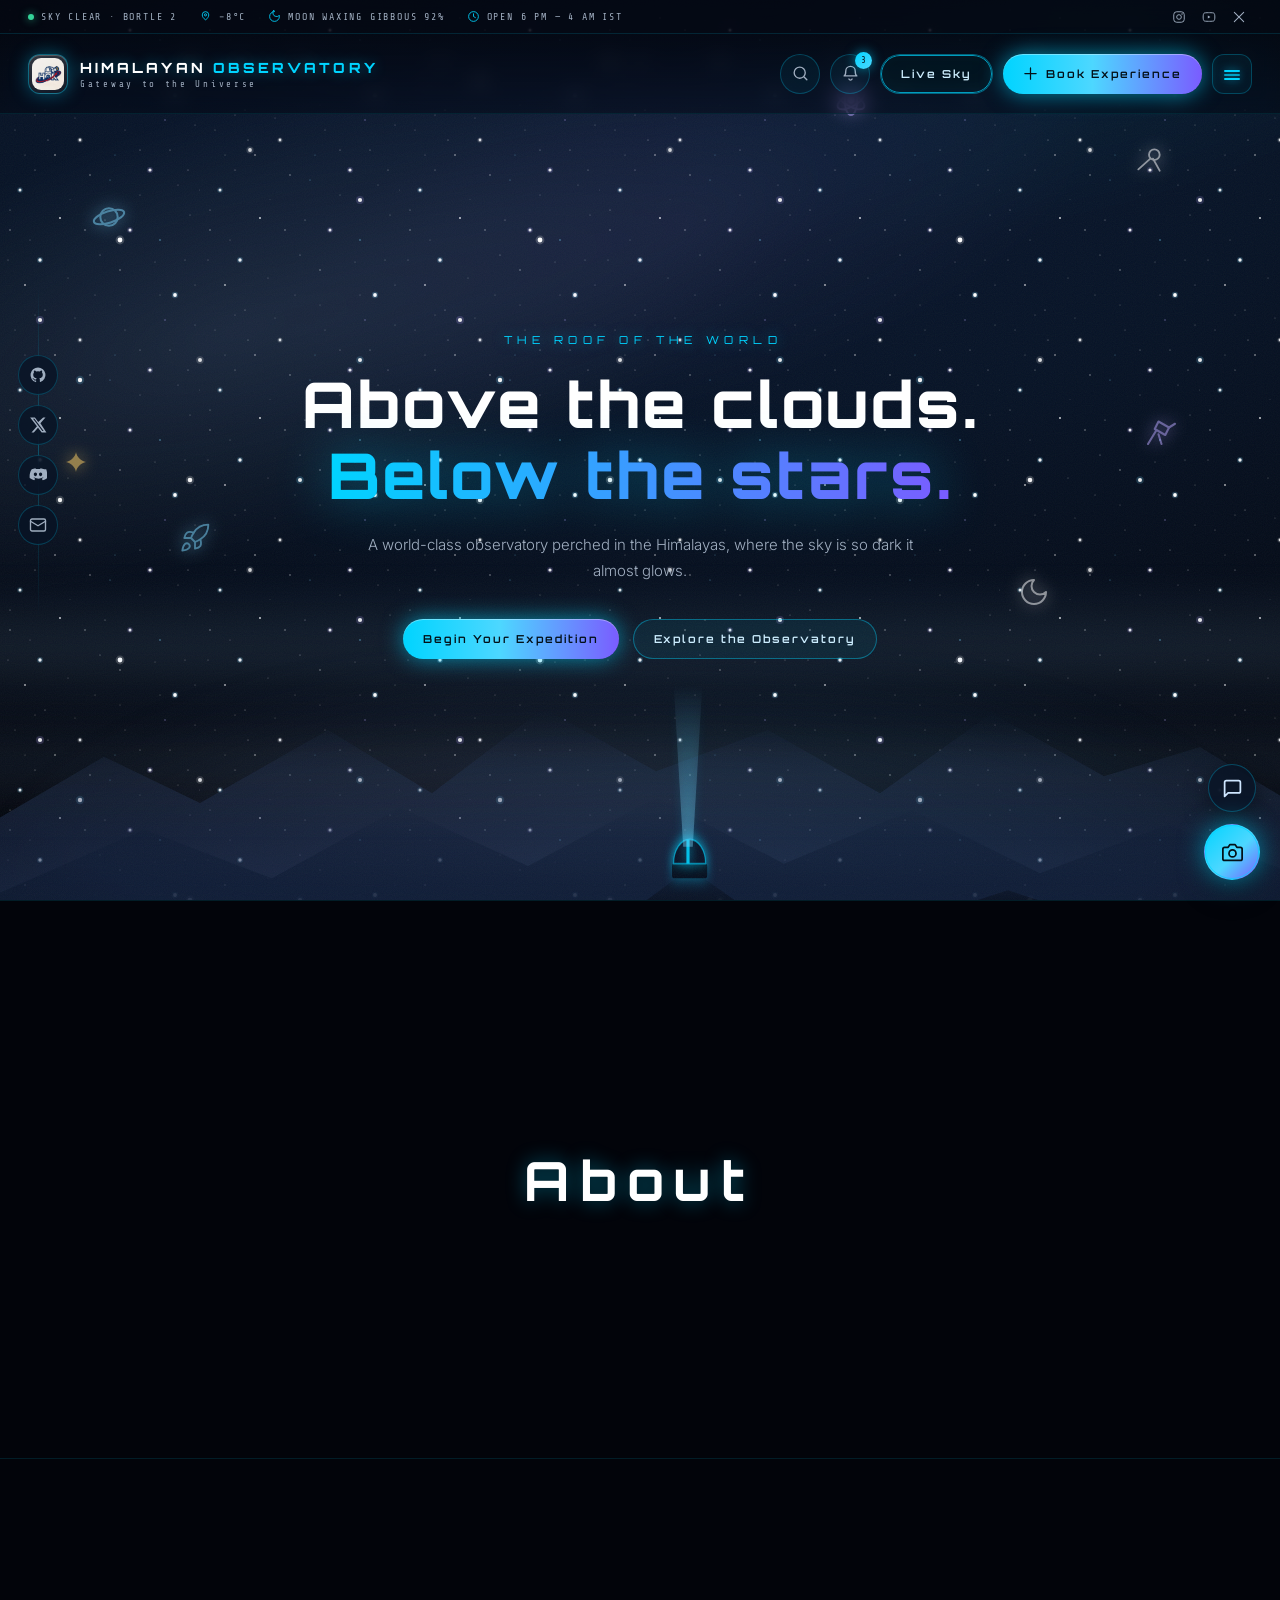
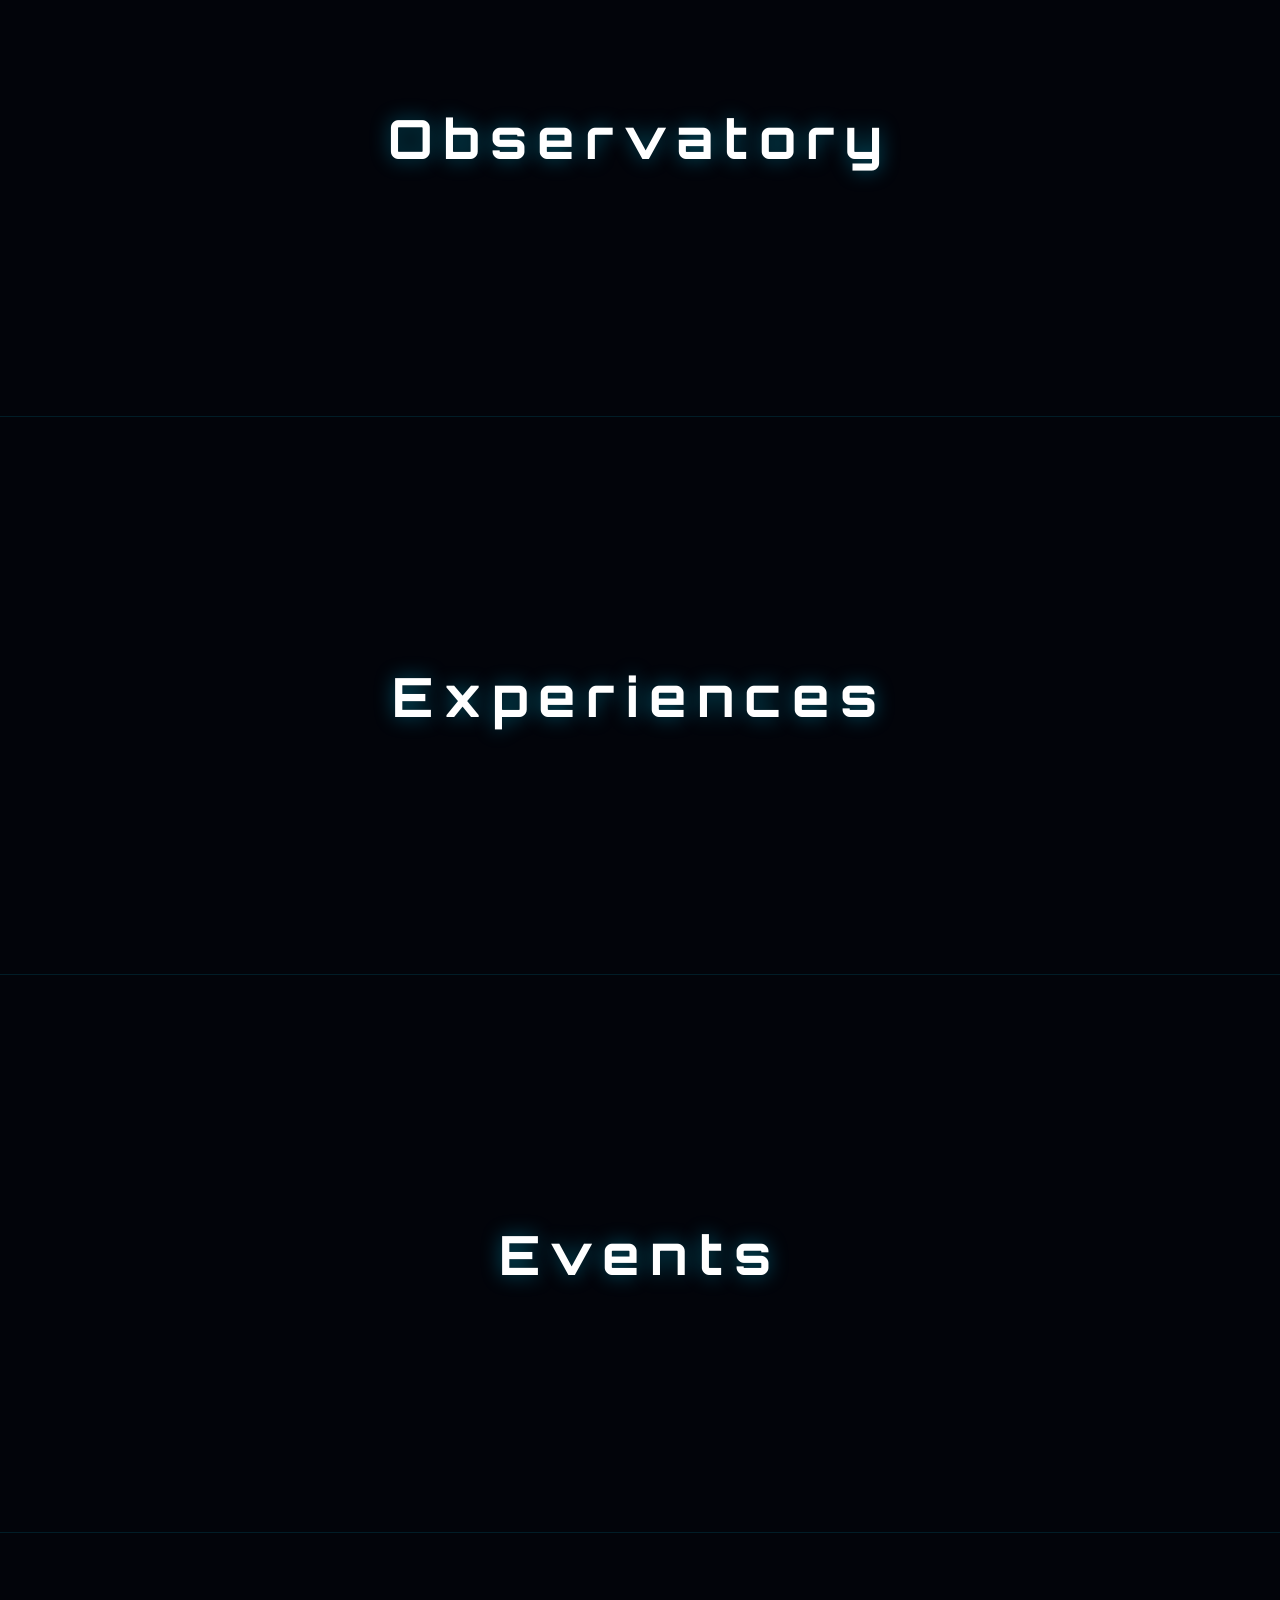
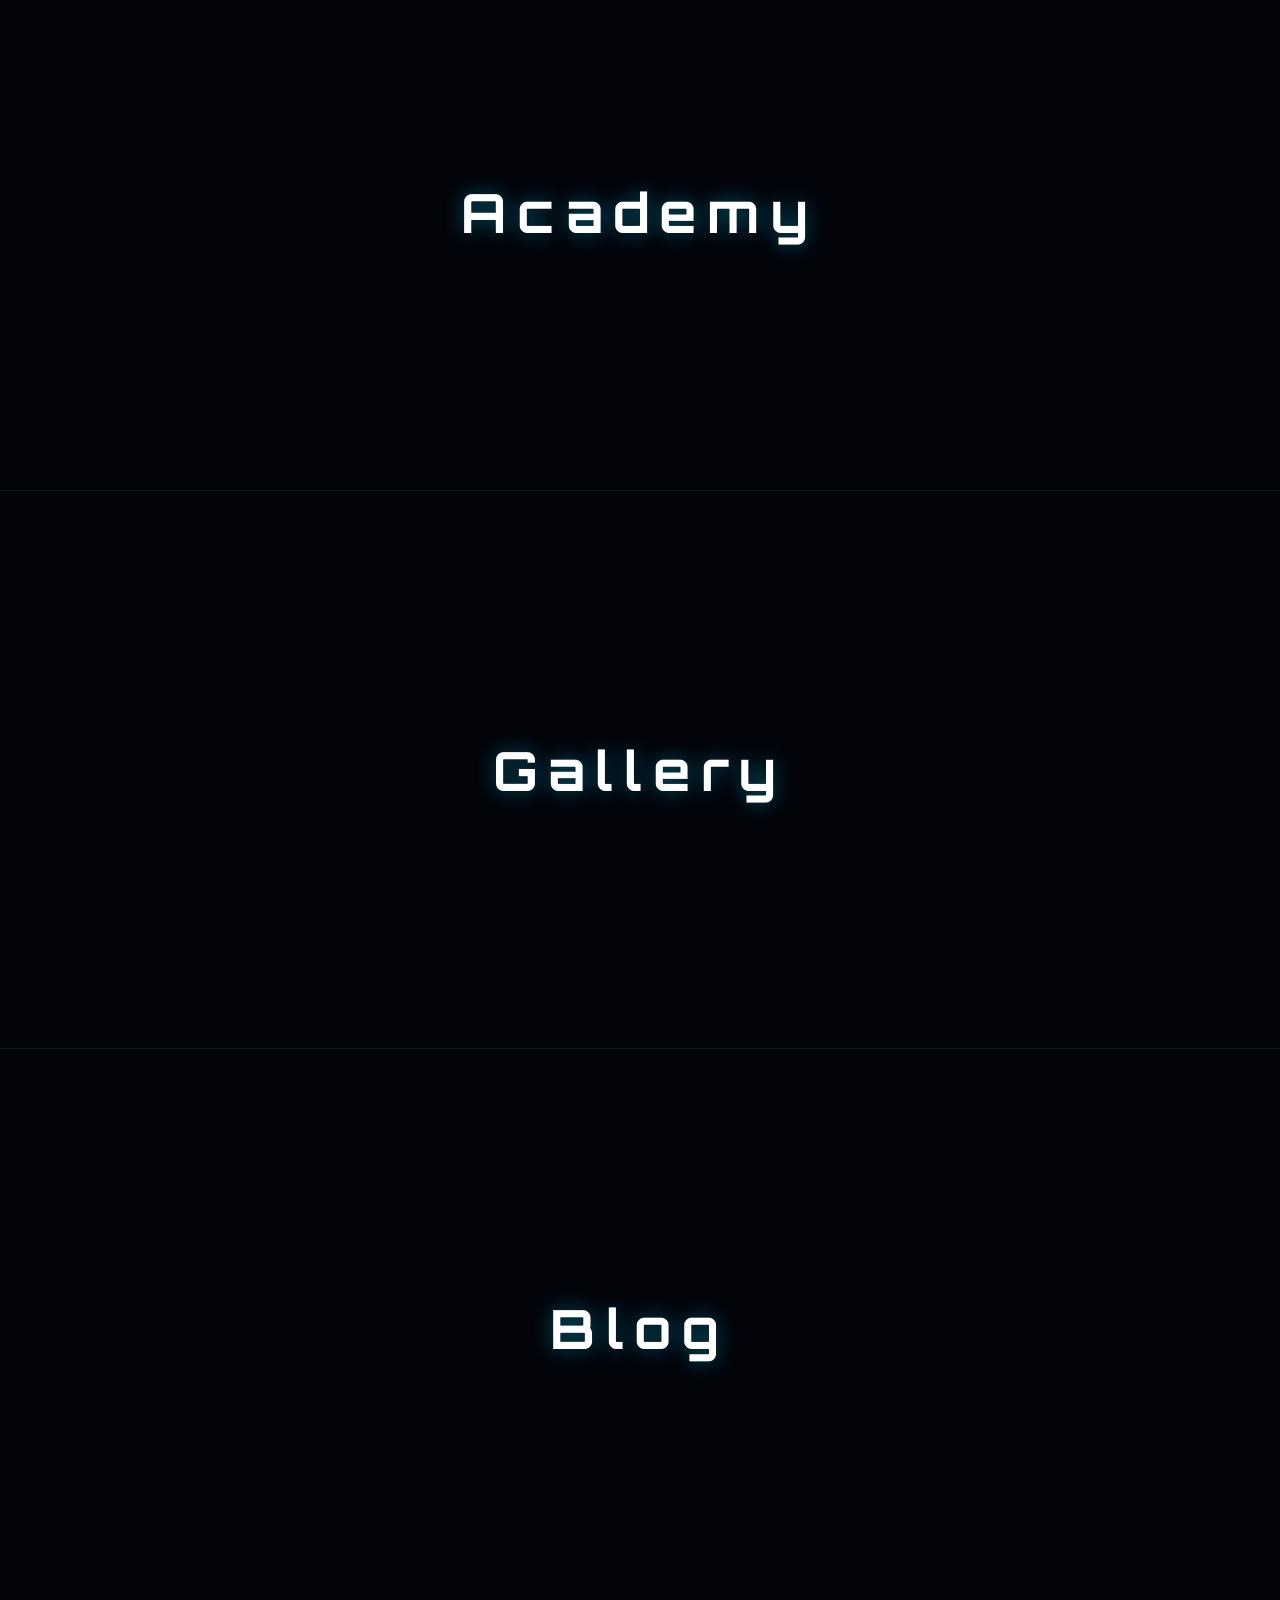
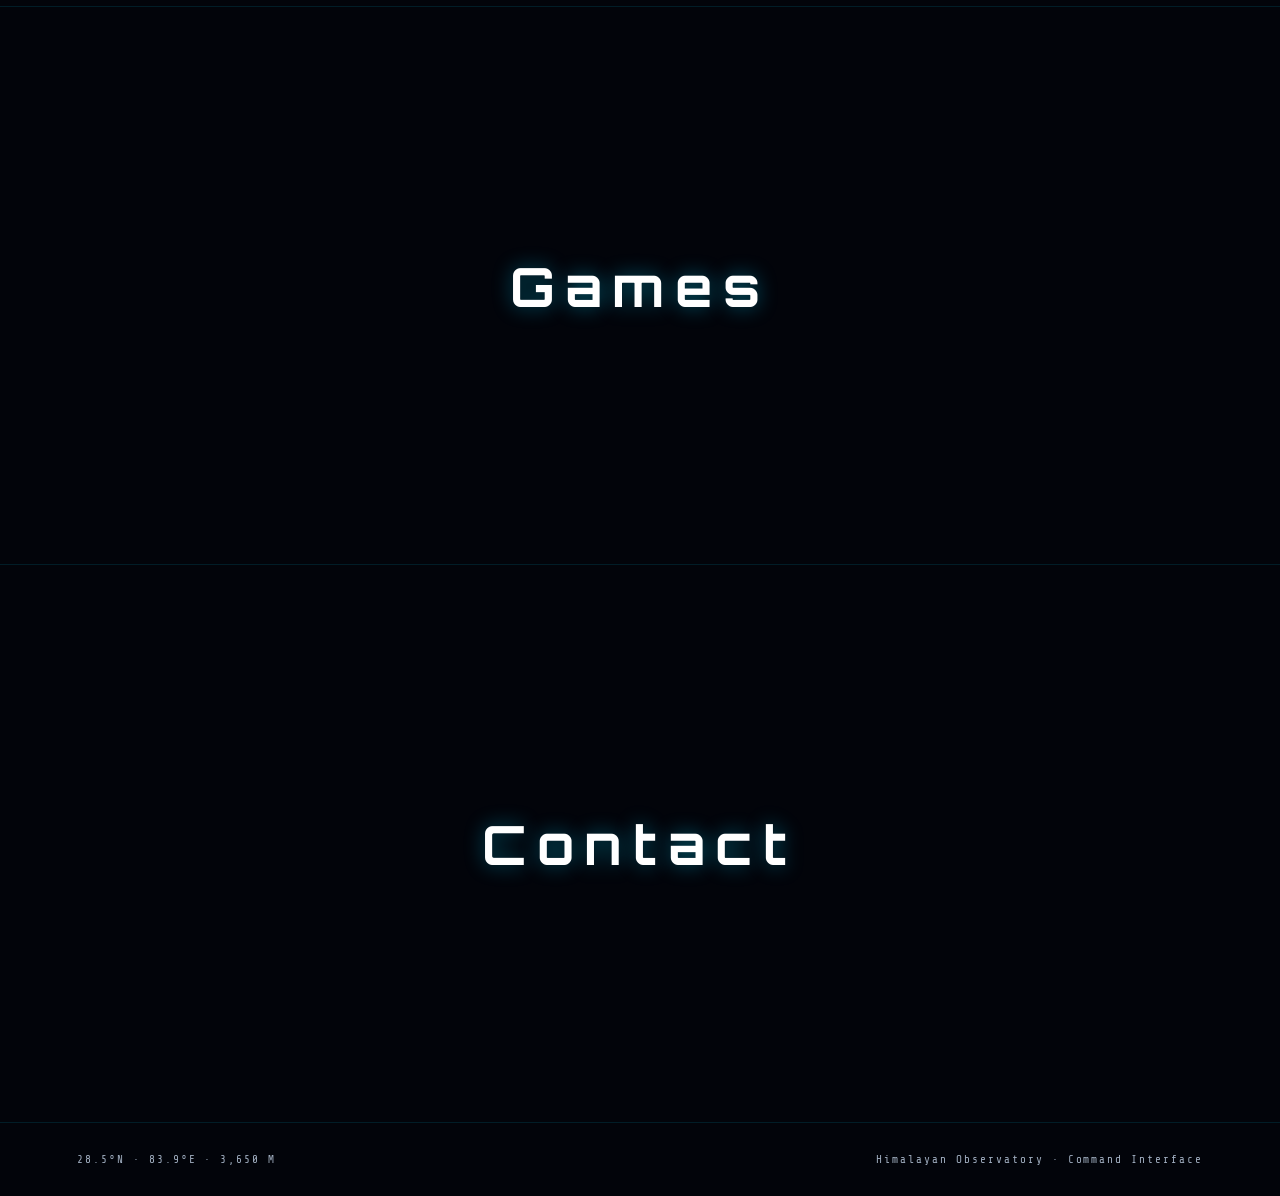
<file: navbar.html>
<!DOCTYPE html>
<html lang="en" data-theme="dark">
<head>
  <meta charset="UTF-8" />
  <meta name="viewport" content="width=device-width, initial-scale=1.0, viewport-fit=cover" />
  <meta name="theme-color" content="#02040A" />
  <meta name="description" content="Himalayan Observatory — the command interface of a world-class observatory in the Himalayas." />
  <title>Himalayan Observatory — Navigation</title>

  <!-- Premium aerospace typography -->
  <link rel="preconnect" href="https://fonts.googleapis.com" />
  <link rel="preconnect" href="https://fonts.gstatic.com" crossorigin />
  <link
    href="https://fonts.googleapis.com/css2?family=Orbitron:wght@500;600;700;800&family=Inter:wght@300;400;500;600&family=Share+Tech+Mono&display=swap"
    rel="stylesheet"
  />

  <link rel="stylesheet" href="css/style.css" />
</head>
<body>

  <!-- Fixed Himalayan night backdrop: star field, Milky Way, alpenglow,
       layered mountain silhouettes and an observatory dome on the peak -->
  <div class="site-space" aria-hidden="true">
    <div class="site-space__stars"></div>
    <div class="site-space__milkyway"></div>
    <div class="site-space__twinkle"></div>
    <div class="site-space__alpenglow"></div>

    <!-- Satellite crossing the night sky -->
    <div class="site-space__sat" aria-hidden="true">
        <svg viewBox="0 0 140 84" fill="none">
          <defs>
            <linearGradient id="satPanel" x1="0" y1="0" x2="0" y2="1">
              <stop offset="0" stop-color="#2b6bd6"/>
              <stop offset="0.55" stop-color="#123c8a"/>
              <stop offset="1" stop-color="#081c46"/>
            </linearGradient>
            <linearGradient id="satBody" x1="0" y1="0" x2="0" y2="1">
              <stop offset="0" stop-color="#e4edff"/>
              <stop offset="0.5" stop-color="#93a7c4"/>
              <stop offset="1" stop-color="#33435f"/>
            </linearGradient>
            <linearGradient id="satTrail" x1="0" y1="0" x2="1" y2="0">
              <stop offset="0" stop-color="#7ad7ff" stop-opacity="0"/>
              <stop offset="0.7" stop-color="#7ad7ff" stop-opacity="0.16"/>
              <stop offset="1" stop-color="#bcdcff" stop-opacity="0.6"/>
            </linearGradient>
          </defs>

          <path d="M0 42 L56 42" stroke="url(#satTrail)" stroke-width="2"/>

          <rect x="6" y="28" width="52" height="16" rx="2" fill="url(#satPanel)" stroke="#9ad7ff" stroke-opacity="0.4"/>
          <rect x="82" y="28" width="52" height="16" rx="2" fill="url(#satPanel)" stroke="#9ad7ff" stroke-opacity="0.4"/>
          <path d="M18 29V43M30 29V43M42 29V43M54 29V43M94 29V43M106 29V43M118 29V43M130 29V43" stroke="#9ad7ff" stroke-opacity="0.4" stroke-width="1"/>
          <rect x="52" y="33" width="4" height="6" fill="#8fa3c0"/>
          <rect x="84" y="33" width="4" height="6" fill="#8fa3c0"/>

          <rect x="56" y="14" width="28" height="44" rx="6" fill="url(#satBody)" stroke="#cfe0ff" stroke-opacity="0.7"/>

          <path d="M70 14 L70 6" stroke="#e4edff" stroke-width="2"/>
          <circle cx="70" cy="4.5" r="3" fill="#ffd166"/>

          <rect x="60" y="20" width="20" height="9" rx="2" fill="#07152e"/>
          <circle cx="65.5" cy="24.5" r="2" fill="#00d4ff"/>
          <circle cx="74.5" cy="24.5" r="2" fill="#ff5c5c"/>

          <circle class="sat-beacon" cx="70" cy="48" r="2.2" fill="#ffd166"/>
        </svg>
      </div>

      <!-- Floating celestial icons -->
      <div class="float-icon float-icon--spin" style="left:7%; top:22%; --sz:38px; --dur:9s; --delay:0s; --ic:#7AD7FF;">
        <div class="float-icon__ico">
          <svg viewBox="0 0 24 24" fill="none" stroke="currentColor" stroke-width="1.3">
            <circle cx="12" cy="12" r="5.5"/>
            <ellipse cx="12" cy="12" rx="10" ry="3.6" transform="rotate(-18 12 12)"/>
          </svg>
        </div>
      </div>

      <div class="float-icon" style="right:9%; top:16%; --sz:32px; --dur:7.5s; --delay:.9s; --ic:#FFFFFF;">
        <div class="float-icon__ico">
          <svg viewBox="0 0 24 24" fill="none" stroke="currentColor" stroke-width="1.4" stroke-linecap="round">
            <circle cx="16" cy="8" r="4"/>
            <path d="M13 11 L4 19 M15 11 L20 20"/>
          </svg>
        </div>
      </div>

      <div class="float-icon float-icon--pulse" style="left:5%; top:50%; --sz:24px; --dur:6.5s; --delay:1.6s; --ic:#FFD166;">
        <div class="float-icon__ico">
          <svg viewBox="0 0 24 24" fill="currentColor">
            <path d="M12 2 C12.6 6.8 17.2 11.4 22 12 C17.2 12.6 12.6 17.2 12 22 C11.4 17.2 6.8 12.6 2 12 C6.8 11.4 11.4 6.8 12 2 Z"/>
          </svg>
        </div>
      </div>

      <div class="float-icon" style="right:8%; top:46%; --sz:36px; --dur:8.5s; --delay:.4s; --ic:#B8A6FF;">
        <div class="float-icon__ico">
          <svg viewBox="0 0 24 24" fill="none" stroke="currentColor" stroke-width="1.4" stroke-linecap="round" stroke-linejoin="round">
            <path d="M11 5 L18 9 L15.5 14 L8.5 10 Z"/>
            <path d="M9.5 11 L4 20"/>
            <path d="M11 13.5 L13 20"/>
            <path d="M18 9 L22 6.5"/>
          </svg>
        </div>
      </div>

      <div class="float-icon" style="right:18%; top:64%; --sz:32px; --dur:10s; --delay:2.1s; --ic:#FFFFFF;">
        <div class="float-icon__ico">
          <svg viewBox="0 0 24 24" fill="none" stroke="currentColor" stroke-width="1.5" stroke-linecap="round" stroke-linejoin="round">
            <path d="M12 3a6 6 0 0 0 9 9 9 9 0 1 1-9-9Z"/>
          </svg>
        </div>
      </div>

      <div class="float-icon" style="left:14%; top:58%; --sz:32px; --dur:7s; --delay:1.2s; --ic:#7AD7FF;">
        <div class="float-icon__ico">
          <svg viewBox="0 0 24 24" fill="none" stroke="currentColor" stroke-width="1.4" stroke-linecap="round" stroke-linejoin="round">
            <path d="M4.5 16.5c-1.5 1.26-2 5-2 5s3.74-.5 5-2c.71-.84.7-2.13-.09-2.91a2.18 2.18 0 0 0-2.91-.09z"/>
            <path d="m12 15-3-3a22 22 0 0 1 2-3.95A12.88 12.88 0 0 1 22 2c0 2.72-.78 7.5-6 11a22.35 22.35 0 0 1-4 2z"/>
            <path d="M9 12H4s.55-3.03 2-4c1.62-1.08 5 0 5 0"/>
            <path d="M12 15v5s3.03-.55 4-2c1.08-1.62 0-5 0-5"/>
          </svg>
        </div>
      </div>

      <div class="float-icon float-icon--spin" style="right:32%; top:9%; --sz:38px; --dur:11s; --delay:2.6s; --ic:#B8A6FF;">
        <div class="float-icon__ico">
          <svg viewBox="0 0 24 24" fill="none" stroke="currentColor" stroke-width="1.2">
            <circle cx="12" cy="12" r="2.2" fill="currentColor" stroke="none"/>
            <ellipse cx="12" cy="12" rx="9.5" ry="4" transform="rotate(30 12 12)"/>
            <ellipse cx="12" cy="12" rx="9.5" ry="4" transform="rotate(-30 12 12)"/>
            <ellipse cx="12" cy="12" rx="9.5" ry="4" transform="rotate(90 12 12)"/>
          </svg>
        </div>
      </div>

    <div class="site-space__mountains">
      <svg class="site-space__range site-space__range--back" viewBox="0 0 1600 400" preserveAspectRatio="none" aria-hidden="true">
        <defs>
          <linearGradient id="ssRangeBack" x1="0" y1="0" x2="0" y2="1">
            <stop offset="0" stop-color="#22365e" stop-opacity="0"/>
            <stop offset="0.45" stop-color="#22365e" stop-opacity="0.5"/>
            <stop offset="1" stop-color="#22365e" stop-opacity="0.85"/>
          </linearGradient>
        </defs>
        <path d="M0 400 L0 258 L130 208 L250 246 L410 186 L540 238 L680 168 L820 220 L960 186 L1100 238 L1240 172 L1380 224 L1500 200 L1600 240 L1600 400 Z" fill="url(#ssRangeBack)"/>
      </svg>

      <svg class="site-space__range site-space__range--mid" viewBox="0 0 1600 400" preserveAspectRatio="none" aria-hidden="true">
        <defs>
          <linearGradient id="ssRangeMid" x1="0" y1="0" x2="0" y2="1">
            <stop offset="0" stop-color="#0d1a33" stop-opacity="0"/>
            <stop offset="0.45" stop-color="#0d1a33" stop-opacity="0.72"/>
            <stop offset="1" stop-color="#0d1a33" stop-opacity="0.95"/>
          </linearGradient>
        </defs>
        <path d="M0 400 L0 320 L180 268 L340 308 L500 250 L660 298 L820 242 L980 296 L1140 252 L1300 304 L1460 264 L1600 300 L1600 400 Z" fill="url(#ssRangeMid)"/>
      </svg>

      <svg class="site-space__range site-space__range--front" viewBox="0 0 1600 400" preserveAspectRatio="none" aria-hidden="true">
        <defs>
          <linearGradient id="ssRangeFront" x1="0" y1="0" x2="0" y2="1">
            <stop offset="0" stop-color="#050b16" stop-opacity="0"/>
            <stop offset="0.4" stop-color="#050b16" stop-opacity="0.85"/>
            <stop offset="1" stop-color="#050b16" stop-opacity="0.98"/>
          </linearGradient>
          <linearGradient id="ssBeam" x1="0" y1="0" x2="0" y2="1">
            <stop offset="0" stop-color="#7ad7ff" stop-opacity="0"/>
            <stop offset="1" stop-color="#7ad7ff" stop-opacity="0.4"/>
          </linearGradient>
        </defs>
        <path d="M0 400 L0 372 L150 338 L300 364 L460 330 L620 366 L800 330 L862 300 L940 336 L1100 352 L1260 318 L1420 352 L1540 330 L1600 346 L1600 400 Z" fill="url(#ssRangeFront)"/>
        <g class="site-space__dome">
          <rect x="840" y="296" width="44" height="12" rx="2" fill="#07101f"/>
          <path class="site-space__dome-shell" d="M842 296 A20 20 0 0 1 882 296 Z" fill="#0a1428"/>
          <path class="site-space__dome-slit" d="M858 276 L862 276 L862 296 L858 296 Z" fill="#00d4ff" opacity="0.9"/>
          <path class="site-space__beam" d="M854 282 L866 282 L878 148 L842 148 Z" fill="url(#ssBeam)"/>
        </g>
      </svg>

      <div class="site-space__mist site-space__mist--1"></div>
      <div class="site-space__mist site-space__mist--2"></div>
    </div>

    <div class="site-space__vignette"></div>
    <div class="site-space__grain"></div>
  </div>

  <!-- ============================================================
       TOP INFORMATION BAR (thin strip above the navigation)
       Auto-hidden on scroll and on mobile.
       ============================================================ -->
  <div class="topbar" id="topbar" role="complementary" aria-label="Observatory conditions">
    <div class="topbar__inner">

      <div class="topbar__conditions">
        <span class="topbar__item">
          <span class="topbar__dot topbar__dot--green" aria-hidden="true"></span>
          SKY CLEAR · BORTLE 2
        </span>
        <span class="topbar__item">
          <svg class="topbar__icon" viewBox="0 0 24 24" fill="none" aria-hidden="true">
            <path d="M12 3a6 6 0 0 1 6 6c0 4-2.5 6-6 9.5C8.5 15 6 13 6 9a6 6 0 0 1 6-6Z" stroke="currentColor" stroke-width="1.6"/>
            <circle cx="12" cy="9" r="2" stroke="currentColor" stroke-width="1.6"/>
          </svg>
          −8°C
        </span>
        <span class="topbar__item">
          <svg class="topbar__icon" viewBox="0 0 24 24" fill="none" aria-hidden="true">
            <path d="M12 3a9 9 0 1 0 9 9c0-.8-.1-1.6-.3-2.3C19.8 11.6 18 12 16.5 12A7.5 7.5 0 0 1 9 4.5C9 3 9.4 1.2 10.7.3A9 9 0 0 0 12 3Z" stroke="currentColor" stroke-width="1.6" stroke-linejoin="round"/>
          </svg>
          MOON WAXING GIBBOUS 92%
        </span>
        <span class="topbar__item">
          <svg class="topbar__icon" viewBox="0 0 24 24" fill="none" aria-hidden="true">
            <circle cx="12" cy="12" r="9" stroke="currentColor" stroke-width="1.6"/>
            <path d="M12 7v5l3.5 2" stroke="currentColor" stroke-width="1.6" stroke-linecap="round"/>
          </svg>
          OPEN 6 PM — 4 AM IST
        </span>
      </div>

      <div class="topbar__social" aria-label="Follow the observatory">
        <a href="#" class="topbar__social-link" aria-label="Instagram">
          <svg viewBox="0 0 24 24" fill="none" aria-hidden="true">
            <rect x="3" y="3" width="18" height="18" rx="5" stroke="currentColor" stroke-width="1.6"/>
            <circle cx="12" cy="12" r="4" stroke="currentColor" stroke-width="1.6"/>
            <circle cx="17.2" cy="6.8" r="1.2" fill="currentColor"/>
          </svg>
        </a>
        <a href="#" class="topbar__social-link" aria-label="YouTube">
          <svg viewBox="0 0 24 24" fill="none" aria-hidden="true">
            <path d="M22 12c0-2.6-.3-4.4-.7-5.3a2.7 2.7 0 0 0-1.7-1.7C18.6 4.6 12 4.6 12 4.6s-6.6 0-7.6.4a2.7 2.7 0 0 0-1.7 1.7C2.3 7.6 2 9.4 2 12s.3 4.4.7 5.3a2.7 2.7 0 0 0 1.7 1.7c1 .4 7.6.4 7.6.4s6.6 0 7.6-.4a2.7 2.7 0 0 0 1.7-1.7c.4-.9.7-2.7.7-5.3Z" stroke="currentColor" stroke-width="1.6"/>
            <path d="M10 9.5v5l4.5-2.5L10 9.5Z" fill="currentColor"/>
          </svg>
        </a>
        <a href="#" class="topbar__social-link" aria-label="X">
          <svg viewBox="0 0 24 24" fill="none" aria-hidden="true">
            <path d="M4 4l16 16M20 4L4 20" stroke="currentColor" stroke-width="1.8" stroke-linecap="round"/>
          </svg>
        </a>
      </div>

    </div>
  </div>

  <!-- ============================================================
       PRIMARY NAVIGATION
       ============================================================ -->
  <header class="nav" id="navbar" role="banner">
    <div class="nav__inner">

      <!-- Left : brand -->
      <a class="brand" href="#home" aria-label="Himalayan Observatory — home">
        <span class="brand__logo" aria-hidden="true">
          <img src="assets/logo_himalayan.jpeg" alt="" width="1352" height="1600" />
        </span>
        <span class="brand__text">
          <span class="brand__title">HIMALAYAN <em>OBSERVATORY</em></span>
          <span class="brand__tagline">Gateway to the Universe</span>
        </span>
      </a>

      <!-- Center : primary menu (desktop) -->
      <nav class="menu" id="menu" aria-label="Primary">
        <a class="menu__link is-active" href="#home" aria-current="page">Home</a>
        <a class="menu__link" href="#about">About</a>
        <a class="menu__link" href="#observatory">Observatory</a>
        <a class="menu__link" href="#experiences">Experiences</a>
        <a class="menu__link" href="#events">Events</a>
        <a class="menu__link" href="#academy">Academy</a>
        <a class="menu__link" href="#gallery">Gallery</a>
        <a class="menu__link" href="#blog">Blog</a>
        <a class="menu__link" href="#games">Games</a>
        <a class="menu__link" href="#contact">Contact</a>
      </nav>

      <!-- Right : actions -->
      <div class="actions">

        <button class="icon-btn icon-btn--search" id="searchBtn" type="button"
                aria-label="Open search" aria-haspopup="dialog" aria-controls="searchOverlay">
          <svg viewBox="0 0 24 24" fill="none" aria-hidden="true">
            <circle cx="11" cy="11" r="7" stroke="currentColor" stroke-width="1.7"/>
            <path d="m20 20-3.5-3.5" stroke="currentColor" stroke-width="1.7" stroke-linecap="round"/>
          </svg>
          <span class="icon-btn__ring" aria-hidden="true"></span>
        </button>

        <button class="icon-btn icon-btn--bell" id="bellBtn" type="button"
                aria-label="Notifications" aria-haspopup="dialog" aria-controls="notifPanel"
                aria-expanded="false">
          <svg viewBox="0 0 24 24" fill="none" aria-hidden="true">
            <path d="M6 9a6 6 0 0 1 12 0c0 5 2 6 2 6H4s2-1 2-6Z" stroke="currentColor" stroke-width="1.7" stroke-linejoin="round"/>
            <path d="M10 19a2.2 2.2 0 0 0 4 0" stroke="currentColor" stroke-width="1.7" stroke-linecap="round"/>
          </svg>
          <span class="icon-btn__badge" id="bellBadge" aria-hidden="true">3</span>
        </button>

        <a class="btn btn--outline" href="#sky">
          <span class="btn__pulse" aria-hidden="true"></span>
          <span class="btn__label">Live Sky</span>
        </a>

        <a class="btn btn--primary" href="#book">
          <svg class="btn__spark" viewBox="0 0 24 24" fill="none" aria-hidden="true">
            <path d="M12 3v18M3 12h18" stroke="currentColor" stroke-width="2" stroke-linecap="round"/>
          </svg>
          <span class="btn__label">Book Experience</span>
        </a>

        <!-- Hamburger (mobile only) -->
        <button class="burger" id="burger" type="button"
                aria-label="Open menu" aria-expanded="false" aria-controls="mobileMenu">
          <span class="burger__line" aria-hidden="true"></span>
          <span class="burger__line" aria-hidden="true"></span>
          <span class="burger__line" aria-hidden="true"></span>
        </button>

      </div>
    </div>
  </header>

  <!-- ============================================================
       SEARCH OVERLAY (fullscreen)
       ============================================================ -->
  <div class="search-overlay" id="searchOverlay" role="dialog" aria-modal="true"
       aria-label="Search the cosmos" aria-hidden="true">
    <div class="search-overlay__bg" aria-hidden="true"></div>

    <form class="search-overlay__box" id="searchForm" role="search">
      <span class="search-overlay__icon" aria-hidden="true">
        <svg viewBox="0 0 24 24" fill="none">
          <circle cx="11" cy="11" r="7" stroke="currentColor" stroke-width="1.7"/>
          <path d="m20 20-3.5-3.5" stroke="currentColor" stroke-width="1.7" stroke-linecap="round"/>
        </svg>
      </span>
      <input class="search-overlay__input" id="searchInput" type="search"
             placeholder="Search the cosmos…" autocomplete="off" aria-label="Search the cosmos" />
      <button class="search-overlay__close" id="searchClose" type="button" aria-label="Close search">
        <svg viewBox="0 0 24 24" fill="none" aria-hidden="true">
          <path d="M6 6l12 12M18 6L6 18" stroke="currentColor" stroke-width="1.8" stroke-linecap="round"/>
        </svg>
      </button>
      <p class="search-overlay__hint" id="searchHint">Press <kbd>Esc</kbd> to close</p>
    </form>

    <div class="search-overlay__suggest" id="searchSuggest" aria-hidden="true">
      <p class="search-overlay__label">Popular searches</p>
      <div class="search-overlay__chips">
        <button class="chip" type="button">Meteor Shower</button>
        <button class="chip" type="button">Milky Way</button>
        <button class="chip" type="button">Saturn</button>
        <button class="chip" type="button">Telescope</button>
        <button class="chip" type="button">Book a Night</button>
      </div>
    </div>
  </div>

  <!-- ============================================================
       NOTIFICATION PANEL
       ============================================================ -->
  <div class="notif" id="notifPanel" role="dialog" aria-label="Notifications"
       aria-hidden="true">
    <header class="notif__head">
      <span class="notif__title">Mission Alerts</span>
      <span class="notif__clear" id="notifClear" role="button" tabindex="0" aria-label="Clear notifications">Clear all</span>
    </header>

    <ul class="notif__list" id="notifList">
      <li class="notif__item notif__item--new">
        <span class="notif__icon" aria-hidden="true">☄</span>
        <span class="notif__body">
          <span class="notif__msg">Perseids meteor shower peaks tonight</span>
          <span class="notif__time">Peak 2:00 AM · Live Sky</span>
        </span>
        <span class="notif__tag notif__tag--alert">NOW</span>
      </li>
      <li class="notif__item notif__item--new">
        <span class="notif__icon" aria-hidden="true">✦</span>
        <span class="notif__body">
          <span class="notif__msg">Astronomy Night under the Milky Way</span>
          <span class="notif__time">This Saturday · Book early</span>
        </span>
        <span class="notif__tag notif__tag--event">EVENT</span>
      </li>
      <li class="notif__item">
        <span class="notif__icon" aria-hidden="true">◈</span>
        <span class="notif__body">
          <span class="notif__msg">New workshop: Deep Space Imaging</span>
          <span class="notif__time">Starts next week · Academy</span>
        </span>
        <span class="notif__tag notif__tag--class">WORKSHOP</span>
      </li>
    </ul>
  </div>

  <!-- ============================================================
       MOBILE MENU OVERLAY (fullscreen)
       ============================================================ -->
  <div class="mobile-menu" id="mobileMenu" role="dialog" aria-modal="true"
       aria-label="Menu" aria-hidden="true">
    <div class="mobile-menu__stars" aria-hidden="true"></div>
    <div class="mobile-menu__veil" aria-hidden="true"></div>

    <div class="mobile-menu__content">
      <div class="mobile-menu__brand" aria-hidden="true">
        <span class="mobile-menu__logo">
          <img src="assets/logo_himalayan.jpeg" alt="" width="1352" height="1600" />
        </span>
        <span class="mobile-menu__name">HIMALAYAN <em>OBSERVATORY</em></span>
      </div>

      <nav class="mobile-menu__nav" id="mobileNav" aria-label="Mobile">
        <a class="mobile-menu__link is-active" href="#home">Home</a>
        <a class="mobile-menu__link" href="#about">About</a>
        <a class="mobile-menu__link" href="#observatory">Observatory</a>
        <a class="mobile-menu__link" href="#experiences">Experiences</a>
        <a class="mobile-menu__link" href="#events">Events</a>
        <a class="mobile-menu__link" href="#academy">Academy</a>
        <a class="mobile-menu__link" href="#gallery">Gallery</a>
        <a class="mobile-menu__link" href="#blog">Blog</a>
        <a class="mobile-menu__link" href="#games">Games</a>
        <a class="mobile-menu__link" href="#contact">Contact</a>
      </nav>

      <div class="mobile-menu__actions">
        <a class="btn btn--primary btn--wide" href="#book">Book Now</a>
        <a class="btn btn--outline btn--wide" href="#sky">Live Sky</a>
      </div>
    </div>
  </div>

  <!-- ============================================================
       DEMO PAGE CONTENT (so scroll behaviour is testable)
       ============================================================ -->
  <main class="page" id="page">

    <section class="hero" id="home">
      <p class="hero__eyebrow">THE ROOF OF THE WORLD</p>
      <h1 class="hero__title">Above the clouds.<br /><span>Below the stars.</span></h1>
      <p class="hero__sub">A world-class observatory perched in the Himalayas, where the sky is so dark it almost glows.</p>
      <div class="hero__cta">
        <a class="btn btn--primary" href="#book">Begin Your Expedition</a>
        <a class="btn btn--outline" href="#observatory">Explore the Observatory</a>
      </div>
    </section>

    <section class="demo" id="about"><h2>About</h2></section>
    <section class="demo" id="observatory"><h2>Observatory</h2></section>
    <section class="demo" id="experiences"><h2>Experiences</h2></section>
    <section class="demo" id="events"><h2>Events</h2></section>
    <section class="demo" id="academy"><h2>Academy</h2></section>
    <section class="demo" id="gallery"><h2>Gallery</h2></section>
    <section class="demo" id="blog"><h2>Blog</h2></section>
    <section class="demo" id="games"><h2>Games</h2></section>
    <section class="demo" id="contact"><h2>Contact</h2></section>

    <footer class="demo__footer">
      <span>28.5°N · 83.9°E · 3,650 M</span>
      <span>Himalayan Observatory · Command Interface</span>
    </footer>

  </main>

  <!-- Side dock: social / contact -->
  <div class="side-dock" aria-label="Social and contact links">
    <a class="dock-btn" href="#" aria-label="GitHub">
      <svg viewBox="0 0 24 24" fill="currentColor">
        <path d="M12 2a10 10 0 0 0-3.16 19.49c.5.09.68-.22.68-.48v-1.7c-2.78.6-3.37-1.34-3.37-1.34-.45-1.16-1.11-1.47-1.11-1.47-.9-.62.07-.6.07-.6 1 .07 1.53 1.03 1.53 1.03.9 1.52 2.34 1.08 2.91.83.09-.65.35-1.09.63-1.34-2.22-.25-4.55-1.11-4.55-4.94 0-1.09.39-1.98 1.03-2.68-.1-.25-.45-1.27.1-2.64 0 0 .84-.27 2.75 1.02a9.58 9.58 0 0 1 5 0c1.91-1.29 2.75-1.02 2.75-1.02.55 1.37.2 2.39.1 2.64.64.7 1.03 1.59 1.03 2.68 0 3.84-2.34 4.68-4.57 4.93.36.31.68.92.68 1.85V21c0 .27.18.58.69.48A10 10 0 0 0 12 2Z"/>
      </svg>
      <span class="dock-btn__tip">GitHub</span>
    </a>

    <a class="dock-btn" href="#" aria-label="X (Twitter)">
      <svg viewBox="0 0 24 24" fill="currentColor">
        <path d="M18.9 2H22l-6.8 7.8L23.2 22h-6.3l-4.9-6.4L6.4 22H3.3l7.3-8.3L1.5 2h6.4l4.4 5.9L18.9 2Zm-1.1 18h1.7L7.2 3.7H5.4L17.8 20Z"/>
      </svg>
      <span class="dock-btn__tip">X / Twitter</span>
    </a>

    <a class="dock-btn" href="#" aria-label="Discord">
      <svg viewBox="0 0 24 24" fill="currentColor">
        <path d="M20.32 4.37a19.8 19.8 0 0 0-4.89-1.52.07.07 0 0 0-.08.04c-.21.38-.44.87-.6 1.26a18.27 18.27 0 0 0-5.5 0 12.6 12.6 0 0 0-.61-1.26.08.08 0 0 0-.08-.04 19.7 19.7 0 0 0-4.88 1.52.07.07 0 0 0-.03.03C1.02 8.26.7 12.06.87 15.82a.08.08 0 0 0 .03.05 19.9 19.9 0 0 0 6 3.03.08.08 0 0 0 .08-.03c.46-.63.87-1.3 1.23-2a.08.08 0 0 0-.04-.1 13 13 0 0 1-1.87-.9.08.08 0 0 1-.01-.12c.13-.1.25-.19.37-.29a.07.07 0 0 1 .08-.01 13.9 13.9 0 0 0 11.86 0 .07.07 0 0 1 .08.01c.12.1.25.2.37.29a.08.08 0 0 1-.01.12c-.6.35-1.22.64-1.87.9a.08.08 0 0 0-.04.1c.36.7.77 1.37 1.23 2a.08.08 0 0 0 .08.03 19.8 19.8 0 0 0 6-3.03.08.08 0 0 0 .03-.05c.21-4.28-.35-8.05-1.48-11.42a.06.06 0 0 0-.03-.03ZM8.56 13.5c-1.17 0-2.13-1.08-2.13-2.4 0-1.31.95-2.4 2.13-2.4 1.19 0 2.14 1.1 2.13 2.4 0 1.32-.95 2.4-2.13 2.4Zm6.88 0c-1.17 0-2.13-1.08-2.13-2.4 0-1.31.95-2.4 2.13-2.4 1.19 0 2.14 1.1 2.13 2.4 0 1.32-.94 2.4-2.13 2.4Z"/>
      </svg>
      <span class="dock-btn__tip">Discord</span>
    </a>

    <a class="dock-btn" href="#" aria-label="Contact">
      <svg viewBox="0 0 24 24" fill="none" stroke="currentColor" stroke-width="1.8" stroke-linecap="round" stroke-linejoin="round">
        <rect x="2" y="4" width="20" height="16" rx="2"/>
        <path d="m22 7-10 6L2 7"/>
      </svg>
      <span class="dock-btn__tip">Contact</span>
    </a>
  </div>

  <!-- Bottom-right quick actions -->
  <div class="fab-stack" id="fabStack">
    <button class="fab fab--top" id="fabTop" type="button" aria-label="Back to top">
      <svg viewBox="0 0 24 24" fill="none" stroke="currentColor" stroke-width="2" stroke-linecap="round" stroke-linejoin="round">
        <path d="M12 19V5M5 12l7-7 7 7"/>
      </svg>
      <span class="fab__tip">Back to top</span>
    </button>

    <button class="fab" type="button" aria-label="Ground control chat">
      <svg viewBox="0 0 24 24" fill="none" stroke="currentColor" stroke-width="2" stroke-linecap="round" stroke-linejoin="round">
        <path d="M21 15a2 2 0 0 1-2 2H7l-4 4V5a2 2 0 0 1 2-2h14a2 2 0 0 1 2 2z"/>
      </svg>
      <span class="fab__tip">Ground control chat</span>
    </button>

    <button class="fab fab--live" type="button" aria-label="Live sky feed">
      <span class="fab__ring"></span>
      <svg viewBox="0 0 24 24" fill="none" stroke="currentColor" stroke-width="2" stroke-linecap="round" stroke-linejoin="round">
        <path d="M23 19a2 2 0 0 1-2 2H3a2 2 0 0 1-2-2V8a2 2 0 0 1 2-2h4l2-3h6l2 3h4a2 2 0 0 1 2 2z"/>
        <circle cx="12" cy="13" r="4"/>
      </svg>
      <span class="fab__tip">Live sky feed</span>
    </button>
  </div>

  <script src="js/main.js"></script>
</body>
</html>
</file>
<file: css/loader.css>
/* ==========================================================================
   HIMALAYAN OBSERVATORY — Cinematic Launch Sequence
   ==========================================================================
   Sections
   01. Design tokens & base reset
   02. Loader screen & deep-space background
   03. Star canvas
   04. Vignette / grain / flash
   05. HUD corners
   06. Floating data panels
   07. Center stage (rings · logo · telemetry)
   08. Homepage reveal
   09. Keyframe library
   10. Responsive breakpoints
   11. Accessibility (reduced motion · keyboard)
   ========================================================================== */

/* 01 — DESIGN TOKENS & BASE ---------------------------------------------- */
:root {
  --bg-deep:      #02040A;
  --bg-secondary: #071326;
  --accent-blue:  #00D4FF;
  --accent-purple:#7A5CFF;
  --white:        #FFFFFF;
  --grey:         #A0AEC0;
  --glow:         rgba(0, 212, 255, 0.6);

  --font-display: 'Orbitron', sans-serif;
  --font-ui:      'Inter', sans-serif;
  --font-mono:    'Share Tech Mono', monospace;

  --ease-out:     cubic-bezier(0.16, 1, 0.3, 1);
  --ease-in-out:  cubic-bezier(0.65, 0, 0.35, 1);
}

*,
*::before,
*::after {
  margin: 0;
  padding: 0;
  box-sizing: border-box;
}

html,
body {
  height: 100%;
  overflow: hidden;
}

body {
  font-family: var(--font-ui);
  color: var(--white);
  background: var(--bg-deep);
  -webkit-font-smoothing: antialiased;
  text-rendering: optimizeLegibility;
}

button {
  font: inherit;
  color: inherit;
}

/* 02 — LOADER SCREEN & DEEP-SPACE BACKGROUND ------------------------------ */
.loader {
  position: fixed;
  inset: 0;
  z-index: 100;
  overflow: hidden;
  background:
    radial-gradient(120% 90% at 50% 12%, #0A1730 0%, var(--bg-secondary) 42%, var(--bg-deep) 100%);
  transition: transform 1.6s var(--ease-in-out), filter 1.6s var(--ease-in-out), opacity 1.1s ease;
  will-change: transform, filter, opacity;
}

/* Final camera-zoom state */
.loader.is-zooming {
  transform: scale(6) translateZ(0);
  filter: blur(28px) brightness(2.2);
  opacity: 0;
}

/* Hides the whole loader after the reveal completes */
.loader.is-gone {
  display: none;
}

/* Nebula clouds — soft blurred radial glows */
.deep-space {
  position: absolute;
  inset: -15%;
  pointer-events: none;
  filter: blur(60px);
  z-index: 0;
}

.nebula {
  position: absolute;
  border-radius: 50%;
  opacity: 0.5;
  will-change: transform, opacity;
}

.nebula--blue {
  width: 58vmax;
  height: 58vmax;
  left: -12%;
  top: -18%;
  background: radial-gradient(circle at 35% 40%, rgba(0, 212, 255, 0.28), transparent 62%);
  animation: nebulaDrift 26s var(--ease-in-out) infinite alternate;
}

.nebula--purple {
  width: 52vmax;
  height: 52vmax;
  right: -14%;
  bottom: -16%;
  background: radial-gradient(circle at 60% 55%, rgba(122, 92, 255, 0.3), transparent 60%);
  animation: nebulaDrift 32s var(--ease-in-out) infinite alternate-reverse;
}

.nebula--teal {
  width: 40vmax;
  height: 40vmax;
  right: 22%;
  top: 8%;
  background: radial-gradient(circle at 50% 50%, rgba(0, 212, 255, 0.16), transparent 58%);
  animation: nebulaPulse 14s var(--ease-in-out) infinite alternate;
}

/* Soft rotating light rays behind the stage */
.rays {
  position: absolute;
  inset: -30%;
  background:
    repeating-conic-gradient(
      from 0deg,
      rgba(0, 212, 255, 0.05) 0deg 8deg,
      transparent 8deg 26deg,
      rgba(122, 92, 255, 0.04) 26deg 34deg,
      transparent 34deg 52deg
    );
  animation: raysSpin 90s linear infinite;
  mask-image: radial-gradient(42% 42% at 50% 50%, #000 0%, transparent 72%);
  -webkit-mask-image: radial-gradient(42% 42% at 50% 50%, #000 0%, transparent 72%);
}

/* 03 — STAR CANVAS --------------------------------------------------------- */
.space-canvas {
  position: absolute;
  inset: 0;
  z-index: 1;
  pointer-events: none;
}

/* 04 — VIGNETTE / GRAIN / FLASH ------------------------------------------- */
.vignette {
  position: absolute;
  inset: 0;
  z-index: 5;
  pointer-events: none;
  background: radial-gradient(120% 120% at 50% 50%, transparent 52%, rgba(2, 4, 10, 0.55) 82%, rgba(2, 4, 10, 0.9) 100%);
}

.grain {
  position: absolute;
  inset: 0;
  z-index: 6;
  pointer-events: none;
  opacity: 0.05;
  background-image: url("data:image/svg+xml,%3Csvg xmlns='http://www.w3.org/2000/svg' width='120' height='120'%3E%3Cfilter id='n'%3E%3CfeTurbulence type='fractalNoise' baseFrequency='0.9' numOctaves='2'/%3E%3C/filter%3E%3Crect width='100%25' height='100%25' filter='url(%23n)'/%3E%3C/svg%3E");
  animation: grainShift 0.9s steps(3) infinite;
}

/* White flash used during the final jump */
.flash {
  position: fixed;
  inset: 0;
  z-index: 999;
  pointer-events: none;
  background: #FFFFFF;
  opacity: 0;
}

.flash.is-lit {
  opacity: 1;
  transition: opacity 0.12s linear;
}

.flash.is-fading {
  opacity: 0;
  transition: opacity 0.9s ease;
}

/* 05 — HUD CORNERS ---------------------------------------------------------- */
.hud {
  position: absolute;
  z-index: 10;
  display: flex;
  flex-direction: column;
  gap: 6px;
  padding: 20px 24px;
  animation: hudIn 0.7s var(--ease-out) both;
  user-select: none;
}

.hud--tl { top: 0; left: 0; text-align: left;  border-right: 1px solid rgba(0, 212, 255, 0.18); border-bottom: 1px solid rgba(0, 212, 255, 0.18); backdrop-filter: blur(6px); }
.hud--tr { top: 0; right: 0; text-align: right; border-left: 1px solid rgba(0, 212, 255, 0.18);  border-bottom: 1px solid rgba(0, 212, 255, 0.18); backdrop-filter: blur(6px); }
.hud--bl { bottom: 0; left: 0; text-align: left; border-right: 1px solid rgba(0, 212, 255, 0.18); border-top: 1px solid rgba(0, 212, 255, 0.18);    backdrop-filter: blur(6px); }
.hud--br { bottom: 0; right: 0; text-align: right; border-left: 1px solid rgba(0, 212, 255, 0.18); border-top: 1px solid rgba(0, 212, 255, 0.18);     backdrop-filter: blur(6px); }

.hud__eyebrow {
  font-family: var(--font-display);
  font-size: 9px;
  letter-spacing: 0.32em;
  color: var(--grey);
  opacity: 0.8;
}

.hud__value {
  font-family: var(--font-mono);
  font-size: 15px;
  letter-spacing: 0.14em;
  color: var(--accent-blue);
  text-shadow: 0 0 12px var(--glow);
}

.hud__value--system {
  display: flex;
  align-items: center;
  gap: 10px;
}

/* Pulsing status indicator */
.status-dot {
  width: 8px;
  height: 8px;
  border-radius: 50%;
  background: var(--accent-blue);
  box-shadow: 0 0 10px var(--accent-blue), 0 0 22px var(--glow);
  animation: dotPulse 1.6s ease-in-out infinite;
}

/* Engine gauge in bottom-right HUD */
.engine-gauge {
  display: inline-block;
  width: 54px;
  height: 6px;
  margin-right: 10px;
  border-radius: 99px;
  background: rgba(160, 174, 192, 0.18);
  border: 1px solid rgba(0, 212, 255, 0.28);
  overflow: hidden;
  vertical-align: middle;
}

.engine-gauge__fill {
  display: block;
  height: 100%;
  width: 0%;
  border-radius: 99px;
  background: linear-gradient(90deg, var(--accent-purple), var(--accent-blue));
  box-shadow: 0 0 12px var(--glow);
  transition: width 0.35s var(--ease-out);
}

/* 07 — CENTER STAGE -------------------------------------------------------- */
.stage {
  position: absolute;
  inset: 0;
  z-index: 7;
  display: flex;
  flex-direction: column;
  align-items: center;
  justify-content: center;
  gap: 26px;
}

/* --- Scanner rings ------------------------------------------------------- */
.rings {
  position: absolute;
  top: 50%;
  left: 50%;
  transform: translate(-50%, -50%);
  width: min(58vmin, 520px);
  height: min(58vmin, 520px);
  pointer-events: none;
}

.ring {
  position: absolute;
  inset: 0;
  border-radius: 50%;
  will-change: transform;
}

.ring--r1 {
  border: 1px solid rgba(0, 212, 255, 0.28);
  animation: ringSpin 14s linear infinite;
}

.ring--r2 {
  inset: 9%;
  border: 1px dashed rgba(0, 212, 255, 0.4);
  animation: ringSpin 22s linear infinite reverse;
  box-shadow: 0 0 18px rgba(0, 212, 255, 0.12) inset;
}

.ring--r3 {
  inset: 20%;
  border: 1px solid rgba(122, 92, 255, 0.35);
  border-top-color: transparent;
  animation: ringSpin 8s var(--ease-in-out) infinite;
}

/* Radar-style sweep */
.ring--sweep {
  inset: -4%;
  background: conic-gradient(from 0deg, rgba(0, 212, 255, 0.4), transparent 16%);
  -webkit-mask: radial-gradient(farthest-side, transparent calc(100% - 3px), #000 calc(100% - 3px));
  mask: radial-gradient(farthest-side, transparent calc(100% - 3px), #000 calc(100% - 3px));
  animation: ringSpin 3.4s linear infinite;
  filter: drop-shadow(0 0 10px var(--accent-blue));
}

/* Thin tick crosshair */
.ring--crosshair {
  inset: 4%;
  background:
    repeating-conic-gradient(from 0deg, rgba(255, 255, 255, 0.22) 0deg 0.5deg, transparent 0.5deg 12deg);
  -webkit-mask: radial-gradient(farthest-side, transparent calc(100% - 1px), #000 calc(100% - 1px));
  mask: radial-gradient(farthest-side, transparent calc(100% - 1px), #000 calc(100% - 1px));
  animation: ringSpin 30s linear infinite reverse;
}

/* --- Logo ---------------------------------------------------------------- */
.logo {
  display: flex;
  flex-direction: column;
  align-items: center;
  gap: 14px;
  opacity: 0;
  animation: logoIn 0.9s 0.45s var(--ease-out) forwards;
}

.logo__frame {
  position: relative;
  z-index: 0;
  padding: 14px;
  border-radius: 22px;
  background: linear-gradient(165deg, rgba(255, 255, 255, 0.14), rgba(255, 255, 255, 0.04));
  border: 1px solid rgba(0, 212, 255, 0.35);
  backdrop-filter: blur(12px);
  -webkit-backdrop-filter: blur(12px);
  box-shadow:
    0 0 34px rgba(0, 212, 255, 0.35),
    0 0 80px rgba(0, 212, 255, 0.18),
    inset 0 1px 0 rgba(255, 255, 255, 0.25),
    inset 0 0 22px rgba(0, 212, 255, 0.1);
  animation: logoHalo 6s var(--ease-in-out) infinite;
}

/* Soft breathing halo behind the frame */
.logo__frame::after {
  content: "";
  position: absolute;
  inset: -22%;
  z-index: -1;
  border-radius: 50%;
  background: radial-gradient(circle, rgba(0, 212, 255, 0.32), transparent 62%);
  filter: blur(14px);
  animation: logoHaloPulse 4.5s ease-in-out infinite;
}

.logo__img {
  display: block;
  height: clamp(128px, 23vmin, 210px);
  width: auto;
  border-radius: 12px;
  background: #FFFFFF;
}

.logo__name {
  font-family: var(--font-display);
  font-weight: 800;
  font-size: clamp(14px, 2.4vmin, 20px);
  letter-spacing: 0.55em;
  text-indent: 0.55em;
  text-align: center;
  color: var(--white);
}

.logo__name span {
  display: block;
  font-weight: 500;
  font-size: clamp(8px, 1.4vmin, 11px);
  letter-spacing: 0.75em;
  text-indent: 0.75em;
  margin-top: 6px;
  color: var(--accent-blue);
  text-shadow: 0 0 14px var(--glow);
}

/* --- Telemetry ----------------------------------------------------------- */
.telemetry {
  display: flex;
  flex-direction: column;
  align-items: center;
  gap: 18px;
  width: min(80vw, 560px);
  opacity: 0;
  animation: telemetryIn 0.7s 0.7s var(--ease-out) forwards;
}

.mission-msg {
  font-family: var(--font-display);
  font-size: clamp(10px, 1.7vmin, 13px);
  font-weight: 600;
  letter-spacing: 0.4em;
  text-indent: 0.4em;
  color: var(--accent-blue);
  text-shadow: 0 0 18px var(--glow);
  min-height: 1.6em;
  transition: opacity 0.3s ease, transform 0.3s var(--ease-out);
}

.mission-msg.is-hidden {
  opacity: 0;
  transform: translateY(6px) blur(3px);
}

.progress-pct {
  font-family: var(--font-display);
  font-weight: 700;
  font-size: clamp(44px, 9vmin, 82px);
  line-height: 1;
  color: var(--white);
  text-shadow: 0 0 22px var(--glow), 0 0 60px rgba(0, 212, 255, 0.4);
  font-variant-numeric: tabular-nums;
  animation: pctPulse 2.4s ease-in-out infinite;
}

.progress-pct__sym {
  font-size: 0.42em;
  color: var(--accent-blue);
  margin-left: 4px;
  vertical-align: super;
}

/* Glassmorphism neon progress bar */
.progress {
  position: relative;
  width: 100%;
  height: 14px;
  border-radius: 99px;
  background: linear-gradient(180deg, rgba(160, 174, 192, 0.12), rgba(160, 174, 192, 0.05));
  border: 1px solid rgba(0, 212, 255, 0.22);
  backdrop-filter: blur(10px);
  box-shadow: 0 0 26px rgba(0, 0, 0, 0.5), inset 0 1px 0 rgba(255, 255, 255, 0.08);
  overflow: hidden;
}

.progress__fill {
  display: block;
  height: 100%;
  width: 0%;
  border-radius: 99px;
  background: linear-gradient(90deg, var(--accent-purple) 0%, #4D9BFF 40%, var(--accent-blue) 100%);
  box-shadow: 0 0 18px var(--glow), 0 0 40px rgba(0, 212, 255, 0.4);
  transition: width 0.5s var(--ease-out);
}

.progress__shine {
  position: absolute;
  top: 0;
  bottom: 0;
  left: -40%;
  width: 34%;
  border-radius: 99px;
  background: linear-gradient(100deg, transparent, rgba(255, 255, 255, 0.35), transparent);
  animation: barShine 2.6s var(--ease-in-out) infinite;
}

/* --- MISSION READY state -------------------------------------------------- */
.mission-ready {
  display: flex;
  flex-direction: column;
  align-items: center;
  gap: 18px;
  text-align: center;
  animation: readyIn 0.9s var(--ease-out) both;
}

.mission-ready__title {
  font-family: var(--font-display);
  font-weight: 800;
  font-size: clamp(30px, 6.5vmin, 62px);
  letter-spacing: 0.28em;
  text-indent: 0.28em;
  color: var(--white);
  text-shadow: 0 0 18px rgba(0, 212, 255, 0.8), 0 0 70px var(--glow), 0 0 120px rgba(0, 212, 255, 0.5);
  animation: readyGlow 2.2s ease-in-out infinite;
}

.mission-ready__welcome {
  font-family: var(--font-display);
  font-weight: 500;
  font-size: clamp(11px, 2vmin, 15px);
  letter-spacing: 0.5em;
  text-indent: 0.5em;
  color: var(--accent-blue);
  text-shadow: 0 0 14px var(--glow);
}

.mission-ready__enter {
  margin-top: 10px;
  padding: 14px 42px;
  border-radius: 99px;
  border: 1px solid rgba(0, 212, 255, 0.5);
  background: rgba(0, 212, 255, 0.08);
  backdrop-filter: blur(10px);
  font-family: var(--font-display);
  font-weight: 600;
  font-size: 12px;
  letter-spacing: 0.34em;
  text-indent: 0.34em;
  color: var(--white);
  cursor: pointer;
  box-shadow: 0 0 24px rgba(0, 212, 255, 0.25), inset 0 0 18px rgba(0, 212, 255, 0.12);
  animation: ctaPulse 2.4s ease-in-out infinite;
}

.mission-ready__enter:hover {
  background: rgba(0, 212, 255, 0.18);
  box-shadow: 0 0 40px var(--glow), inset 0 0 24px rgba(0, 212, 255, 0.22);
}

.mission-ready__enter:focus-visible {
  outline: 2px solid var(--white);
  outline-offset: 3px;
}

/* 08 — HOMEPAGE REVEAL ------------------------------------------------------ */
.site {
  position: fixed;
  inset: 0;
  z-index: 1;
  display: flex;
  flex-direction: column;
  background:
    radial-gradient(110% 90% at 50% 0%, #0B1E3C 0%, var(--bg-secondary) 48%, var(--bg-deep) 100%);
  opacity: 0;
  transition: opacity 1.4s ease 0.15s;
  overflow: auto;
  scroll-behavior: smooth;
  will-change: opacity;
}

.site.is-visible {
  opacity: 1;
}

/* While the loader is playing, hold the homepage's entrance animations.
   Removed by main.js when the site is revealed, so the topbar, nav, menu
   links and hero play their full sequence in front of the user. The
   satellite is held too so it starts a fresh crossing right on reveal. */
body.is-booting .topbar,
body.is-booting .topbar *,
body.is-booting .nav,
body.is-booting .nav *,
body.is-booting .site-space__sat,
body.is-booting .fab-stack,
body.is-booting .side-dock {
  animation-play-state: paused;
}

.site__bg {
  position: absolute;
  inset: 0;
  background: url("data:image/svg+xml,%3Csvg xmlns='http://www.w3.org/2000/svg' width='40' height='40'%3E%3Ccircle cx='3' cy='6' r='1' fill='%23ffffff' fill-opacity='0.5'/%3E%3Ccircle cx='30' cy='12' r='0.8' fill='%2300D4FF'/%3E%3Ccircle cx='12' cy='30' r='1' fill='%23ffffff' fill-opacity='0.35'/%3E%3Ccircle cx='34' cy='34' r='0.6' fill='%237A5CFF'/%3E%3C/svg%3E");
  animation: starFieldBg 220s linear infinite;
}

.site__nav {
  position: relative;
  display: flex;
  align-items: center;
  justify-content: space-between;
  padding: 26px 5vw;
  font-family: var(--font-display);
}

.site__brand {
  font-weight: 800;
  font-size: 15px;
  letter-spacing: 0.3em;
}

.site__brand em {
  font-style: normal;
  color: var(--accent-blue);
}

.site__links {
  display: flex;
  gap: 34px;
}

.site__links a {
  color: var(--grey);
  text-decoration: none;
  font-size: 11px;
  letter-spacing: 0.24em;
  transition: color 0.3s ease, text-shadow 0.3s ease;
}

.site__links a:hover {
  color: var(--white);
  text-shadow: 0 0 12px var(--glow);
}

.site__hero {
  position: relative;
  flex: 1;
  display: flex;
  flex-direction: column;
  align-items: center;
  justify-content: center;
  text-align: center;
  padding: 0 6vw;
  gap: 22px;
}

.site__eyebrow {
  font-family: var(--font-display);
  font-size: 11px;
  letter-spacing: 0.5em;
  text-indent: 0.5em;
  color: var(--accent-blue);
  text-shadow: 0 0 14px var(--glow);
}

.site__title {
  font-family: var(--font-display);
  font-weight: 800;
  font-size: clamp(30px, 7vmin, 68px);
  line-height: 1.12;
  letter-spacing: 0.06em;
}

.site__title span {
  background: linear-gradient(90deg, var(--accent-blue), var(--accent-purple));
  -webkit-background-clip: text;
  background-clip: text;
  -webkit-text-fill-color: transparent;
  filter: drop-shadow(0 0 26px rgba(0, 212, 255, 0.4));
}

.site__sub {
  max-width: 560px;
  color: var(--grey);
  font-size: 15px;
  line-height: 1.7;
  font-weight: 300;
}

.site__cta {
  margin-top: 12px;
  padding: 16px 48px;
  border-radius: 99px;
  text-decoration: none;
  font-family: var(--font-display);
  font-weight: 600;
  font-size: 12px;
  letter-spacing: 0.3em;
  text-indent: 0.3em;
  color: var(--bg-deep);
  background: linear-gradient(90deg, var(--accent-blue), #7AD7FF);
  box-shadow: 0 0 34px var(--glow);
  transition: transform 0.35s var(--ease-out), box-shadow 0.35s ease;
}

.site__cta:hover {
  transform: translateY(-3px);
  box-shadow: 0 0 54px var(--glow), 0 12px 30px rgba(0, 0, 0, 0.4);
}

.site__footer {
  position: relative;
  text-align: center;
  padding: 20px;
  font-family: var(--font-mono);
  font-size: 11px;
  letter-spacing: 0.24em;
  color: var(--grey);
}

/* 09 — KEYFRAME LIBRARY ------------------------------------------------------ */
@keyframes nebulaDrift {
  from { transform: translate(0, 0) scale(1); }
  to   { transform: translate(4%, 3%) scale(1.15); }
}

@keyframes nebulaPulse {
  from { opacity: 0.35; transform: scale(0.92); }
  to   { opacity: 0.6;  transform: scale(1.08); }
}

@keyframes raysSpin {
  to { transform: rotate(360deg); }
}

@keyframes grainShift {
  0%   { transform: translate(0, 0); }
  33%  { transform: translate(-2%, 2%); }
  66%  { transform: translate(2%, -2%); }
  100% { transform: translate(0, 0); }
}

@keyframes hudIn {
  from { opacity: 0; transform: translateY(-8px); }
  to   { opacity: 1; transform: translateY(0); }
}

@keyframes dotPulse {
  0%, 100% { opacity: 1; transform: scale(1); }
  50%      { opacity: 0.35; transform: scale(0.78); }
}

@keyframes ringSpin {
  to { transform: rotate(360deg); }
}

@keyframes logoIn {
  from { opacity: 0; transform: scale(0.82) translateY(10px); filter: blur(6px); }
  to   { opacity: 1; transform: scale(1) translateY(0); filter: blur(0); }
}

@keyframes logoFloat {
  0%, 100% { transform: translateY(0); }
  50%      { transform: translateY(-7px); }
}

@keyframes logoHalo {
  0%, 100% { box-shadow: 0 0 34px rgba(0, 212, 255, 0.35), 0 0 80px rgba(0, 212, 255, 0.18), inset 0 1px 0 rgba(255, 255, 255, 0.25), inset 0 0 22px rgba(0, 212, 255, 0.1); }
  50%      { box-shadow: 0 0 48px rgba(0, 212, 255, 0.5), 0 0 110px rgba(0, 212, 255, 0.26), inset 0 1px 0 rgba(255, 255, 255, 0.25), inset 0 0 26px rgba(0, 212, 255, 0.14); }
}

@keyframes logoHaloPulse {
  0%, 100% { opacity: 0.6; transform: scale(1); }
  50%      { opacity: 1;   transform: scale(1.08); }
}

@keyframes telemetryIn {
  from { opacity: 0; transform: translateY(20px); }
  to   { opacity: 1; transform: translateY(0); }
}

@keyframes pctPulse {
  0%, 100% { opacity: 1; }
  50%      { opacity: 0.72; }
}

@keyframes barShine {
  0%   { transform: translateX(0); }
  60%, 100% { transform: translateX(420%); }
}

@keyframes readyIn {
  from { opacity: 0; transform: scale(1.15); filter: blur(8px); }
  to   { opacity: 1; transform: scale(1); filter: blur(0); }
}

@keyframes readyGlow {
  0%, 100% { text-shadow: 0 0 18px rgba(0, 212, 255, 0.8), 0 0 70px var(--glow); }
  50%      { text-shadow: 0 0 26px rgba(0, 212, 255, 1), 0 0 90px var(--glow), 0 0 140px rgba(0, 212, 255, 0.6); }
}

@keyframes ctaPulse {
  0%, 100% { box-shadow: 0 0 24px rgba(0, 212, 255, 0.25), inset 0 0 18px rgba(0, 212, 255, 0.12); }
  50%      { box-shadow: 0 0 46px var(--glow), inset 0 0 26px rgba(0, 212, 255, 0.2); }
}

@keyframes starFieldBg {
  from { background-position: 0 0; }
  to   { background-position: 0 400px; }
}

/* 10 — RESPONSIVE BREAKPOINTS ------------------------------------------------ */
@media (max-width: 900px) {
  .hud { padding: 14px 16px; }
  .hud__eyebrow { font-size: 8px; }
  .hud__value { font-size: 13px; }
}

@media (max-width: 640px) {
  /* Keep the frame clean — tuck corner HUDs */
  .hud__eyebrow { display: none; }
  .hud { padding: 10px 12px; }
  .hud__value { font-size: 11px; }
  .hud--tl { border-right: 0; border-bottom: 1px solid rgba(0, 212, 255, 0.14); }
  .hud--tr { border-left: 0; border-bottom: 1px solid rgba(0, 212, 255, 0.14); }

  .stage { gap: 14px; }
  .rings { width: min(56vmin, 300px); height: min(56vmin, 300px); }

  .logo__frame { padding: 10px; border-radius: 16px; }
  .logo__img { height: clamp(92px, 18vmin, 140px); border-radius: 10px; }

  .telemetry { width: min(84vw, 340px); gap: 12px; }
  .progress-pct { font-size: clamp(38px, 13vmin, 56px); }
  .progress { height: 11px; }

  .site__links { display: none; }
}

/* Tablet: smaller scanner rings so they stay clear of the corners */
@media (min-width: 641px) and (max-width: 1024px) {
  .rings { width: min(54vmin, 460px); height: min(54vmin, 460px); }
}

/* Short screens (mobile landscape / small laptops): compact the stage so
   the progress bar can never be pushed out of view or covered */
@media (max-height: 560px) {
  .stage { gap: 10px; }
  .rings { width: min(50vmin, 260px); height: min(50vmin, 260px); }
  .logo__frame { padding: 8px; }
  .logo__img { height: clamp(70px, 16vmin, 96px); }
  .logo__name { display: none; }
  .telemetry { gap: 8px; }
  .progress-pct { font-size: clamp(30px, 10vmin, 40px); }
  .mission-msg { font-size: 9px; }
  .hud__eyebrow { display: none; }
  .hud { padding: 8px 10px; }
  .hud__value { font-size: 10px; }
}

@media (min-width: 1600px) {
  .rings { width: min(46vmin, 620px); height: min(46vmin, 620px); }
}

/* --- Ultrawide: cap stage proportions -------------------------------------- */
@media (min-width: 2400px) {
  .rings { width: 560px; height: 560px; }
}

/* 11 — ACCESSIBILITY --------------------------------------------------------- */
/* High-contrast focus ring for keyboard users */
a:focus-visible,
.mission-ready__enter:focus-visible {
  outline: 2px solid var(--accent-blue);
  outline-offset: 4px;
}

/* Respect reduced-motion preferences: keep it static and instant */
@media (prefers-reduced-motion: reduce) {
  *,
  *::before,
  *::after {
    animation-duration: 0.001s !important;
    animation-iteration-count: 1 !important;
    transition-duration: 0.001s !important;
  }

  .loader.is-zooming {
    transform: none;
    filter: none;
  }

  .grain { display: none; }
}
</file>
<file: css/style.css>
/* ==========================================================================
   HIMALAYAN OBSERVATORY — Command Interface Navigation
   ==========================================================================
   Sections
   01. Design tokens & reset
   02. Page backdrop (demo content)
   03. Top information bar
   04. Primary navigation
   05. Brand
   06. Center menu
   07. Actions (icon buttons · CTAs · burger)
   08. Search overlay
   09. Notification panel
   10. Mobile menu overlay
   11. Demo page sections
   12. Keyframe library
   13. Responsive breakpoints
   14. Accessibility (keyboard · reduced motion)
   ========================================================================== */

/* 01 — DESIGN TOKENS & RESET ---------------------------------------------- */
:root {
  --bg-deep:       #02040A;
  --bg-secondary:  #071326;
  --accent-blue:   #00D4FF;
  --accent-purple: #7A5CFF;
  --white:         #FFFFFF;
  --grey:          #A0AEC0;
  --glow:          rgba(0, 212, 255, 0.6);

  --font-display: 'Orbitron', sans-serif;
  --font-ui:      'Inter', sans-serif;
  --font-mono:    'Share Tech Mono', monospace;

  --ease-out:     cubic-bezier(0.16, 1, 0.3, 1);
  --ease-in-out:  cubic-bezier(0.65, 0, 0.35, 1);

  /* Fixed-header geometry (overridden in breakpoints) */
  --topbar-h:        34px;
  --nav-h:           80px;
  --nav-h-compact:   62px;

  --glass: rgba(7, 19, 38, 0.55);
  --glass-border: rgba(0, 212, 255, 0.18);
}

*,
*::before,
*::after {
  margin: 0;
  padding: 0;
  box-sizing: border-box;
}

html {
  scroll-behavior: smooth;
}

body {
  font-family: var(--font-ui);
  color: var(--white);
  background: var(--bg-deep);
  -webkit-font-smoothing: antialiased;
  text-rendering: optimizeLegibility;
  overflow-x: hidden;
}

/* Body scroll lock while an overlay is open */
body.is-locked {
  overflow: hidden;
}

/* On index.html the homepage scrolls inside #site, so the lock must
   reach that container too (the page's fixed navbar/overlays stay put). */
body.is-locked .site {
  overflow: hidden;
}

a {
  color: inherit;
  text-decoration: none;
}

button {
  font: inherit;
  color: inherit;
  background: none;
  border: 0;
  cursor: pointer;
}

ul { list-style: none; }

kbd {
  font-family: var(--font-mono);
  font-size: 11px;
  padding: 2px 7px;
  border-radius: 6px;
  border: 1px solid rgba(0, 212, 255, 0.4);
  background: rgba(0, 212, 255, 0.08);
}

/* 02 — DEEP-SPACE BACKDROP & PAGE ------------------------------------------- */
.page {
  position: relative;
  z-index: 1;
  min-height: 100vh;
  padding-top: calc(var(--topbar-h) + var(--nav-h) + 8px);
  background: transparent;
}

/* Fixed cinematic backdrop: a Himalayan night vista that stays put while
   the page scrolls over it — Milky Way, star field, alpenglow and layered
   mountain silhouettes crowned by a glowing observatory dome. */
.site-space {
  position: fixed;
  inset: 0;
  z-index: 0;
  overflow: hidden;
  pointer-events: none;
  background:
    radial-gradient(120% 90% at 50% 12%, #0A1730 0%, var(--bg-secondary) 42%, var(--bg-deep) 100%);
}

/* Dense star field drifting slowly upward */
.site-space__stars {
  position: absolute;
  inset: 0;
  z-index: 1;
  background-image: url("data:image/svg+xml,%3Csvg xmlns='http://www.w3.org/2000/svg' width='200' height='200'%3E%3Ccircle cx='40' cy='60' r='3' fill='%237AD7FF' opacity='0.2'/%3E%3Ccircle cx='40' cy='60' r='1.7' fill='%23ffffff' opacity='0.95'/%3E%3Ccircle cx='130' cy='30' r='2.8' fill='%23B8A6FF' opacity='0.2'/%3E%3Ccircle cx='130' cy='30' r='1.5' fill='%23ffffff' opacity='0.9'/%3E%3Ccircle cx='175' cy='95' r='3.2' fill='%237AD7FF' opacity='0.22'/%3E%3Ccircle cx='175' cy='95' r='1.9' fill='%23ffffff' opacity='1'/%3E%3Ccircle cx='80' cy='140' r='2.6' fill='%23ffffff' opacity='0.16'/%3E%3Ccircle cx='80' cy='140' r='1.4' fill='%23ffffff' opacity='0.85'/%3E%3Ccircle cx='150' cy='170' r='3' fill='%23B8A6FF' opacity='0.18'/%3E%3Ccircle cx='150' cy='170' r='1.6' fill='%23ffffff' opacity='0.9'/%3E%3Ccircle cx='20' cy='190' r='2.8' fill='%237AD7FF' opacity='0.18'/%3E%3Ccircle cx='20' cy='190' r='1.5' fill='%23ffffff' opacity='0.88'/%3E%3Ccircle cx='10' cy='30' r='0.7' fill='%23ffffff' opacity='0.6'/%3E%3Ccircle cx='60' cy='18' r='1' fill='%23ffffff' opacity='0.8'/%3E%3Ccircle cx='100' cy='55' r='0.6' fill='%23ffffff' opacity='0.5'/%3E%3Ccircle cx='160' cy='40' r='0.8' fill='%237AD7FF' opacity='0.65'/%3E%3Ccircle cx='190' cy='15' r='0.5' fill='%23ffffff' opacity='0.45'/%3E%3Ccircle cx='25' cy='85' r='0.9' fill='%23ffffff' opacity='0.7'/%3E%3Ccircle cx='95' cy='95' r='0.5' fill='%23ffffff' opacity='0.4'/%3E%3Ccircle cx='120' cy='70' r='0.7' fill='%23ffffff' opacity='0.6'/%3E%3Ccircle cx='45' cy='110' r='0.6' fill='%23ffffff' opacity='0.5'/%3E%3Ccircle cx='165' cy='120' r='0.7' fill='%23B8A6FF' opacity='0.6'/%3E%3Ccircle cx='185' cy='60' r='0.5' fill='%23ffffff' opacity='0.45'/%3E%3Ccircle cx='15' cy='130' r='0.5' fill='%23ffffff' opacity='0.4'/%3E%3Ccircle cx='55' cy='155' r='0.8' fill='%23ffffff' opacity='0.7'/%3E%3Ccircle cx='110' cy='180' r='0.6' fill='%237AD7FF' opacity='0.55'/%3E%3Ccircle cx='125' cy='130' r='0.5' fill='%23ffffff' opacity='0.4'/%3E%3Ccircle cx='35' cy='170' r='0.6' fill='%23ffffff' opacity='0.5'/%3E%3Ccircle cx='195' cy='125' r='0.5' fill='%23ffffff' opacity='0.4'/%3E%3Ccircle cx='70' cy='200' r='0.5' fill='%23ffffff' opacity='0.4'/%3E%3Ccircle cx='90' cy='175' r='0.7' fill='%23ffffff' opacity='0.6'/%3E%3Ccircle cx='140' cy='150' r='0.6' fill='%23ffffff' opacity='0.5'/%3E%3Ccircle cx='8' cy='60' r='0.5' fill='%23ffffff' opacity='0.45'/%3E%3Ccircle cx='178' cy='185' r='0.5' fill='%23ffffff' opacity='0.4'/%3E%3Ccircle cx='30' cy='40' r='0.5' fill='%23ffffff' opacity='0.4'/%3E%3Ccircle cx='120' cy='105' r='0.5' fill='%23ffffff' opacity='0.35'/%3E%3Ccircle cx='68' cy='78' r='0.5' fill='%23ffffff' opacity='0.4'/%3E%3Ccircle cx='155' cy='62' r='0.5' fill='%23ffffff' opacity='0.4'/%3E%3Ccircle cx='48' cy='140' r='0.6' fill='%23ffffff' opacity='0.5'/%3E%3Ccircle cx='170' cy='150' r='0.6' fill='%23ffffff' opacity='0.5'/%3E%3Ccircle cx='85' cy='30' r='0.7' fill='%23ffffff' opacity='0.6'/%3E%3Ccircle cx='200' cy='190' r='0.5' fill='%23ffffff' opacity='0.4'/%3E%3Ccircle cx='10' cy='10' r='0.6' fill='%23ffffff' opacity='0.5'/%3E%3Ccircle cx='115' cy='155' r='0.5' fill='%237AD7FF' opacity='0.5'/%3E%3Ccircle cx='140' cy='195' r='0.5' fill='%23ffffff' opacity='0.4'/%3E%3Ccircle cx='188' cy='170' r='0.6' fill='%23ffffff' opacity='0.5'/%3E%3Ccircle cx='75' cy='118' r='0.5' fill='%23ffffff' opacity='0.35'/%3E%3Ccircle cx='160' cy='95' r='0.5' fill='%23ffffff' opacity='0.4'/%3E%3Ccircle cx='35' cy='115' r='0.5' fill='%23ffffff' opacity='0.4'/%3E%3Ccircle cx='105' cy='20' r='0.6' fill='%23ffffff' opacity='0.5'/%3E%3Ccircle cx='195' cy='85' r='0.5' fill='%23ffffff' opacity='0.4'/%3E%3Ccircle cx='25' cy='155' r='0.5' fill='%23ffffff' opacity='0.4'/%3E%3C/svg%3E");
  background-size: 200px 200px;
  opacity: 1;
  animation: ssStarDrift 220s linear infinite;
}

/* Soft diagonal Milky Way band arcing across the sky */
.site-space__milkyway {
  position: absolute;
  top: -6%;
  left: -30%;
  width: 160%;
  height: 60%;
  z-index: 2;
  transform: translate3d(0, var(--mw-y, 0px), 0) rotate(-16deg);
  background:
    radial-gradient(ellipse 42% 58% at 30% 50%, rgba(190, 214, 255, 0.10), transparent 70%),
    radial-gradient(ellipse 30% 46% at 52% 54%, rgba(150, 130, 235, 0.07), transparent 70%),
    radial-gradient(ellipse 34% 42% at 74% 44%, rgba(0, 212, 255, 0.05), transparent 70%);
  filter: blur(8px);
  animation: ssMilkyway 26s var(--ease-out) infinite alternate;
}

/* Sparse brighter stars that slowly drift and softly twinkle */
.site-space__twinkle {
  position: absolute;
  inset: 0;
  z-index: 3;
  background-image: url("data:image/svg+xml,%3Csvg xmlns='http://www.w3.org/2000/svg' width='420' height='420'%3E%3Ccircle cx='60' cy='80' r='4.2' fill='%23ffffff' opacity='0.18'/%3E%3Ccircle cx='60' cy='80' r='2.2' fill='%23ffffff' opacity='0.95'/%3E%3Ccircle cx='300' cy='60' r='3.8' fill='%237AD7FF' opacity='0.2'/%3E%3Ccircle cx='300' cy='60' r='2' fill='%23ffffff' opacity='0.9'/%3E%3Ccircle cx='120' cy='240' r='4.4' fill='%23ffffff' opacity='0.2'/%3E%3Ccircle cx='120' cy='240' r='2.4' fill='%23ffffff' opacity='1'/%3E%3Ccircle cx='360' cy='200' r='4' fill='%23B8A6FF' opacity='0.18'/%3E%3Ccircle cx='360' cy='200' r='2.1' fill='%23ffffff' opacity='0.9'/%3E%3Ccircle cx='200' cy='360' r='3.8' fill='%23ffffff' opacity='0.16'/%3E%3Ccircle cx='200' cy='360' r='2' fill='%23ffffff' opacity='0.85'/%3E%3Ccircle cx='80' cy='380' r='4.2' fill='%237AD7FF' opacity='0.2'/%3E%3Ccircle cx='80' cy='380' r='2.2' fill='%23ffffff' opacity='0.95'/%3E%3Ccircle cx='250' cy='150' r='3.6' fill='%23ffffff' opacity='0.16'/%3E%3Ccircle cx='250' cy='150' r='1.9' fill='%23ffffff' opacity='0.8'/%3E%3Ccircle cx='40' cy='320' r='4' fill='%23B8A6FF' opacity='0.2'/%3E%3Ccircle cx='40' cy='320' r='2.1' fill='%23ffffff' opacity='0.9'/%3E%3Ccircle cx='360' cy='360' r='3.8' fill='%237AD7FF' opacity='0.18'/%3E%3Ccircle cx='360' cy='360' r='2' fill='%23ffffff' opacity='0.9'/%3E%3Ccircle cx='190' cy='60' r='4.2' fill='%23ffffff' opacity='0.2'/%3E%3Ccircle cx='190' cy='60' r='2.3' fill='%23ffffff' opacity='0.95'/%3E%3C/svg%3E");
  background-size: 420px 420px;
  animation: ssStarDriftBig 150s linear infinite, ssTwinkle 5.5s ease-in-out infinite alternate;
}

/* Soft pre-dawn alpenglow rising from the horizon */
.site-space__alpenglow {
  position: absolute;
  left: 50%;
  bottom: 0;
  width: 150%;
  height: 46vh;
  transform: translateX(-50%);
  z-index: 3;
  background:
    radial-gradient(55% 100% at 50% 100%, rgba(110, 160, 235, 0.13), transparent 62%),
    radial-gradient(38% 85% at 40% 100%, rgba(190, 120, 95, 0.06), transparent 68%),
    radial-gradient(34% 85% at 62% 100%, rgba(70, 200, 200, 0.05), transparent 68%);
  filter: blur(24px);
  animation: ssAlpenglow 20s var(--ease-out) infinite alternate;
}

/* A satellite crossing the night sky */
.site-space__sat {
  position: absolute;
  top: 20vh;
  left: 0;
  width: clamp(60px, 7vw, 118px);
  z-index: 5;
  opacity: 0;
  will-change: transform;
  animation: satFly 48s linear infinite;
  filter: drop-shadow(0 0 10px rgba(160, 200, 255, 0.5));
}

.site-space__sat svg {
  display: block;
  width: 100%;
  height: auto;
  animation: satGlint 6s ease-in-out infinite;
}

.site-space__sat .sat-beacon {
  animation: satBlink 1.2s steps(2, start) infinite;
}

/* --- floating celestial icons -------------------------------------------- */
.float-icon {
  position: absolute;
  z-index: 3;
  width: var(--sz, 28px);
  height: var(--sz, 28px);
  color: var(--ic, #ffffff);
  opacity: 0.55;
  pointer-events: none;
  will-change: transform;
  animation: floatBob var(--dur, 9s) ease-in-out infinite alternate;
  animation-delay: var(--delay, 0s);
}

.float-icon__ico {
  width: 100%;
  height: 100%;
}

.float-icon__ico svg {
  width: 100%;
  height: 100%;
  display: block;
  filter: drop-shadow(0 0 8px currentColor);
}

.float-icon--spin .float-icon__ico {
  animation: floatSpin 30s linear infinite;
}

.float-icon--pulse .float-icon__ico {
  animation: iconPulse 4s ease-in-out infinite;
}

/* Layered Himalayan mountain silhouettes (parallax via main.js) */
.site-space__mountains {
  position: absolute;
  left: 0;
  right: 0;
  bottom: 0;
  height: clamp(200px, 34vh, 440px);
  z-index: 4;
}

.site-space__range {
  position: absolute;
  left: 0;
  right: 0;
  bottom: -10vh;
  width: 100%;
  height: calc(100% + 20vh);
  will-change: transform;
}

/* Observatory dome + searchlight on the front peak */
.site-space__dome {
  filter: drop-shadow(0 0 6px rgba(0, 212, 255, 0.45));
}

.site-space__dome-shell {
  stroke: rgba(0, 212, 255, 0.55);
  stroke-width: 1.5;
  filter: drop-shadow(0 0 5px rgba(0, 212, 255, 0.5));
}

.site-space__dome-slit {
  filter: drop-shadow(0 0 6px rgba(0, 212, 255, 0.9));
}

.site-space__beam {
  animation: ssBeamPulse 3.4s ease-in-out infinite;
}

/* Drifting valley mist between the ridges */
.site-space__mist {
  position: absolute;
  left: -15%;
  width: 130%;
  height: 16vh;
  pointer-events: none;
  background: linear-gradient(180deg, transparent, rgba(150, 190, 230, 0.10), transparent);
  filter: blur(14px);
  animation: ssMistDrift 30s linear infinite alternate;
}

.site-space__mist--1 { bottom: 20vh; }
.site-space__mist--2 { bottom: 7vh; opacity: 0.75; animation-delay: -12s; }

/* Edge vignette for cinematic depth */
.site-space__vignette {
  position: absolute;
  inset: 0;
  z-index: 6;
  background: radial-gradient(120% 120% at 50% 50%, transparent 52%, rgba(2, 4, 10, 0.55) 82%, rgba(2, 4, 10, 0.9) 100%);
}

/* Subtle film grain */
.site-space__grain {
  position: absolute;
  inset: 0;
  z-index: 7;
  opacity: 0.05;
  background-image: url("data:image/svg+xml,%3Csvg xmlns='http://www.w3.org/2000/svg' width='120' height='120'%3E%3Cfilter id='n'%3E%3CfeTurbulence type='fractalNoise' baseFrequency='0.9' numOctaves='2'/%3E%3C/filter%3E%3Crect width='100%25' height='100%25' filter='url(%23n)'/%3E%3C/svg%3E");
  animation: ssGrainShift 0.9s steps(3) infinite;
}

/* 03 — TOP INFORMATION BAR -------------------------------------------------- */
.topbar {
  position: fixed;
  top: 0;
  left: 0;
  right: 0;
  height: var(--topbar-h);
  z-index: 49;
  background: rgba(2, 4, 10, 0.72);
  border-bottom: 1px solid rgba(0, 212, 255, 0.14);
  backdrop-filter: blur(10px);
  -webkit-backdrop-filter: blur(10px);
  overflow: hidden;
  animation: topbarIn 0.7s var(--ease-out) both;
  transition: transform 0.45s var(--ease-in-out);
  will-change: transform;
}

/* Slide the info bar away on scroll */
.topbar.is-hidden {
  transform: translateY(-110%);
}

.topbar__inner {
  height: 100%;
  max-width: 1720px;
  margin: 0 auto;
  padding: 0 28px;
  display: flex;
  align-items: center;
  justify-content: space-between;
  gap: 16px;
}

.topbar__conditions {
  display: flex;
  align-items: center;
  gap: 22px;
}

.topbar__item {
  display: inline-flex;
  align-items: center;
  gap: 7px;
  font-family: var(--font-mono);
  font-size: 10px;
  letter-spacing: 0.18em;
  color: var(--grey);
  white-space: nowrap;
}

.topbar__dot {
  width: 6px;
  height: 6px;
  border-radius: 50%;
  background: #34D399;
  box-shadow: 0 0 8px rgba(52, 211, 153, 0.8);
  animation: dotPulse 2s ease-in-out infinite;
}

.topbar__icon {
  width: 13px;
  height: 13px;
  color: var(--accent-blue);
}

.topbar__social {
  display: flex;
  align-items: center;
  gap: 4px;
}

.topbar__social-link {
  display: grid;
  place-items: center;
  width: 26px;
  height: 26px;
  border-radius: 50%;
  color: var(--grey);
  transition: color 0.3s ease, box-shadow 0.3s ease, transform 0.3s ease;
}

.topbar__social-link svg {
  width: 14px;
  height: 14px;
}

.topbar__social-link:hover {
  color: var(--accent-blue);
  box-shadow: 0 0 14px var(--glow);
  transform: translateY(-1px);
}

/* 04 — PRIMARY NAVIGATION --------------------------------------------------- */
.nav {
  position: fixed;
  top: var(--topbar-h);
  left: 0;
  right: 0;
  height: var(--nav-h);
  z-index: 50;
  display: flex;
  align-items: center;
  border-bottom: 1px solid rgba(0, 212, 255, 0.12);
  background: linear-gradient(180deg, rgba(2, 4, 10, 0.72), rgba(2, 4, 10, 0.42));
  backdrop-filter: blur(10px) saturate(1.2);
  -webkit-backdrop-filter: blur(10px) saturate(1.2);
  animation: navIn 0.8s var(--ease-out) both;
  transition:
    top 0.45s var(--ease-in-out),
    height 0.45s var(--ease-in-out),
    background 0.5s ease,
    border-color 0.5s ease,
    box-shadow 0.5s ease;
  will-change: top, height, background;
}

/* Info bar hidden → navigation glides to the very top */
.topbar.is-hidden + .nav {
  top: 0;
}

/* Glassmorphism once the page is scrolled */
.nav.is-glass {
  background: var(--glass);
  backdrop-filter: blur(20px) saturate(1.4);
  -webkit-backdrop-filter: blur(20px) saturate(1.4);
  border-bottom-color: var(--glass-border);
  box-shadow: 0 10px 40px rgba(0, 0, 0, 0.45), 0 1px 0 rgba(0, 212, 255, 0.22) inset;
}

/* Compact state while scrolling down */
.nav.is-compact {
  height: var(--nav-h-compact);
}

.nav.is-compact .brand__tagline {
  opacity: 0;
  transform: translateY(-4px);
}

.nav__inner {
  width: 100%;
  height: 100%;
  max-width: 1720px;
  margin: 0 auto;
  padding: 0 28px;
  display: flex;
  align-items: center;
  justify-content: space-between;
  gap: 20px;
}

/* 05 — BRAND ---------------------------------------------------------------- */
.brand {
  display: flex;
  align-items: center;
  gap: 12px;
  flex-shrink: 0;
  animation: brandIn 0.9s 0.15s var(--ease-out) both;
}

.brand__logo {
  position: relative;
  width: 40px;
  height: 40px;
  flex-shrink: 0;
  border-radius: 12px;
  padding: 3px;
  background: linear-gradient(160deg, rgba(255, 255, 255, 0.18), rgba(255, 255, 255, 0.04));
  border: 1px solid rgba(0, 212, 255, 0.4);
  box-shadow: 0 0 18px rgba(0, 212, 255, 0.35), inset 0 1px 0 rgba(255, 255, 255, 0.2);
  animation: brandFloat 5s var(--ease-in-out) infinite;
}

.brand__logo img {
  width: 100%;
  height: 100%;
  object-fit: cover;
  border-radius: 9px;
}

.brand__text {
  display: flex;
  flex-direction: column;
  gap: 3px;
}

.brand__title {
  font-family: var(--font-display);
  font-weight: 800;
  font-size: 14px;
  letter-spacing: 0.22em;
  white-space: nowrap;
  text-shadow: 0 0 14px rgba(0, 212, 255, 0.45);
  transition: font-size 0.4s var(--ease-out), letter-spacing 0.4s var(--ease-out);
}

.brand__title em {
  font-style: normal;
  color: var(--accent-blue);
}

.brand__tagline {
  font-family: var(--font-mono);
  font-size: 9px;
  letter-spacing: 0.3em;
  color: var(--grey);
  white-space: nowrap;
  transition: opacity 0.35s ease, transform 0.35s var(--ease-out);
}

/* 06 — CENTER MENU ---------------------------------------------------------- */
.menu {
  display: flex;
  align-items: center;
  justify-content: center;
  gap: clamp(10px, 1vw, 18px);
  flex: 1;
  min-width: 0;
}

.menu__link {
  position: relative;
  font-family: var(--font-display);
  font-size: 10.5px;
  font-weight: 500;
  letter-spacing: 0.12em;
  color: var(--grey);
  padding: 8px 2px;
  transition: color 0.3s ease, text-shadow 0.3s ease, transform 0.3s ease;
  opacity: 0;
  animation: menuIn 0.6s var(--ease-out) forwards;
}

/* sequential fade-in per menu item */
.menu__link:nth-child(1) { animation-delay: 0.30s; }
.menu__link:nth-child(2) { animation-delay: 0.38s; }
.menu__link:nth-child(3) { animation-delay: 0.46s; }
.menu__link:nth-child(4) { animation-delay: 0.54s; }
.menu__link:nth-child(5) { animation-delay: 0.62s; }
.menu__link:nth-child(6) { animation-delay: 0.70s; }
.menu__link:nth-child(7) { animation-delay: 0.78s; }
.menu__link:nth-child(8) { animation-delay: 0.86s; }
.menu__link:nth-child(9) { animation-delay: 0.94s; }
.menu__link:nth-child(10){ animation-delay: 1.02s; }

/* animated underline */
.menu__link::after {
  content: "";
  position: absolute;
  left: 0;
  right: 0;
  bottom: 0;
  height: 2px;
  border-radius: 2px;
  background: linear-gradient(90deg, transparent, var(--accent-blue), var(--accent-purple), transparent);
  box-shadow: 0 0 10px var(--glow);
  transform: scaleX(0);
  transform-origin: center;
  transition: transform 0.35s var(--ease-out);
}

.menu__link:hover {
  color: var(--white);
  text-shadow: 0 0 12px var(--accent-blue), 0 0 30px var(--glow);
  transform: translateY(-1px);
}

.menu__link:hover::after {
  transform: scaleX(1);
}

.menu__link.is-active {
  color: var(--white);
  text-shadow: 0 0 14px var(--accent-blue), 0 0 34px var(--glow);
}

.menu__link.is-active::after {
  transform: scaleX(1);
}

/* 07 — ACTIONS -------------------------------------------------------------- */
.actions {
  display: flex;
  align-items: center;
  gap: 10px;
  flex-shrink: 0;
}

/* --- icon buttons -------------------------------------------------------- */
.icon-btn {
  position: relative;
  display: grid;
  place-items: center;
  width: 40px;
  height: 40px;
  border-radius: 50%;
  color: var(--grey);
  background: rgba(0, 212, 255, 0.05);
  border: 1px solid rgba(0, 212, 255, 0.25);
  transition: color 0.3s ease, border-color 0.3s ease, box-shadow 0.3s ease, transform 0.3s ease;
}

.icon-btn svg {
  width: 19px;
  height: 19px;
}

.icon-btn:hover {
  color: var(--accent-blue);
  border-color: rgba(0, 212, 255, 0.55);
  box-shadow: 0 0 18px rgba(0, 212, 255, 0.3);
  transform: translateY(-1px);
}

.icon-btn:active {
  transform: scale(0.92);
}

/* slow orbiting ring on the search button */
.icon-btn__ring {
  position: absolute;
  inset: -1px;
  border-radius: 50%;
  border: 1px solid rgba(0, 212, 255, 0.35);
  opacity: 0;
  animation: searchRing 3.4s linear infinite;
  pointer-events: none;
}

.icon-btn--search:hover .icon-btn__ring {
  opacity: 1;
}

/* notification badge */
.icon-btn__badge {
  position: absolute;
  top: -3px;
  right: -3px;
  min-width: 17px;
  height: 17px;
  padding: 0 4px;
  border-radius: 99px;
  display: grid;
  place-items: center;
  font-family: var(--font-mono);
  font-size: 9px;
  color: #04121A;
  background: linear-gradient(135deg, var(--accent-blue), #4DD7FF);
  box-shadow: 0 0 12px var(--glow);
}

.icon-btn--bell.has-bell-ring svg {
  animation: bellRing 0.9s ease 0.4s;
}

/* --- CTA buttons ---------------------------------------------------------- */
.btn {
  position: relative;
  display: inline-flex;
  align-items: center;
  justify-content: center;
  gap: 8px;
  height: 40px;
  padding: 0 20px;
  border-radius: 99px;
  font-family: var(--font-display);
  font-size: 11px;
  font-weight: 600;
  letter-spacing: 0.18em;
  white-space: nowrap;
  overflow: hidden;
  transition: transform 0.3s var(--ease-out), box-shadow 0.35s ease, background 0.35s ease, border-color 0.35s ease;
}

.btn:hover {
  transform: translateY(-2px);
}

.btn:active {
  transform: scale(0.96);
}

/* outline glass button */
.btn--outline {
  color: #CDEEFF;
  background: rgba(0, 212, 255, 0.06);
  border: 1px solid rgba(0, 212, 255, 0.4);
  backdrop-filter: blur(8px);
  -webkit-backdrop-filter: blur(8px);
}

.btn--outline:hover {
  border-color: rgba(0, 212, 255, 0.8);
  box-shadow: 0 0 24px rgba(0, 212, 255, 0.35), inset 0 0 14px rgba(0, 212, 255, 0.12);
}

/* expanding radar pulse on the Live Sky button */
.btn__pulse {
  position: absolute;
  inset: 0;
  border-radius: inherit;
  border: 1px solid rgba(0, 212, 255, 0.7);
  animation: btnPulse 2.4s var(--ease-out) infinite;
  pointer-events: none;
}

/* primary glowing CTA */
.btn--primary {
  color: #031018;
  background: linear-gradient(90deg, var(--accent-blue) 0%, #4DD7FF 45%, var(--accent-purple) 100%);
  box-shadow: 0 0 22px var(--glow), inset 0 1px 0 rgba(255, 255, 255, 0.35);
}

.btn--primary:hover {
  box-shadow: 0 0 38px var(--glow), 0 10px 26px rgba(0, 0, 0, 0.4), inset 0 1px 0 rgba(255, 255, 255, 0.35);
}

.btn--primary:active {
  transform: scale(0.97);
}

.btn__spark {
  width: 15px;
  height: 15px;
  animation: sparkSpin 4s linear infinite;
}

.btn--wide {
  width: 100%;
}

/* --- floating controls: side dock + action FABs --------------------------- */
.fab-stack,
.side-dock {
  position: fixed;
  z-index: 40;
  display: flex;
  flex-direction: column;
  align-items: center;
  gap: 12px;
}

/* Bottom-right quick actions */
.fab-stack {
  right: 20px;
  bottom: 20px;
}

.fab {
  position: relative;
  display: grid;
  place-items: center;
  width: 48px;
  height: 48px;
  border-radius: 50%;
  color: #cfe6ff;
  background: rgba(7, 18, 36, 0.72);
  border: 1px solid rgba(0, 212, 255, 0.28);
  backdrop-filter: blur(12px);
  -webkit-backdrop-filter: blur(12px);
  box-shadow: 0 10px 26px rgba(0, 0, 0, 0.45);
  transition: transform 0.3s var(--ease-out), box-shadow 0.3s ease, border-color 0.3s ease, color 0.3s ease;
}

.fab:hover {
  color: #ffffff;
  border-color: rgba(0, 212, 255, 0.65);
  box-shadow: 0 0 22px rgba(0, 212, 255, 0.35), 0 12px 30px rgba(0, 0, 0, 0.5);
  transform: translateY(-3px);
}

.fab:active { transform: scale(0.94); }

.fab svg {
  width: 21px;
  height: 21px;
}

/* primary live-view action with radar pulse */
.fab--live {
  width: 56px;
  height: 56px;
  color: #031018;
  background: linear-gradient(135deg, var(--accent-blue), #4DD7FF 55%, var(--accent-purple));
  border-color: transparent;
  box-shadow: 0 0 26px var(--glow), 0 12px 28px rgba(0, 0, 0, 0.45);
}

.fab--live:hover {
  color: #031018;
  border-color: transparent;
  box-shadow: 0 0 42px var(--glow), 0 14px 32px rgba(0, 0, 0, 0.5);
}

.fab__ring {
  position: absolute;
  inset: 0;
  border-radius: inherit;
  border: 1px solid rgba(0, 212, 255, 0.7);
  animation: btnPulse 2.4s var(--ease-out) infinite;
  pointer-events: none;
}

/* tooltip that slides out on hover */
.fab__tip,
.dock-btn__tip {
  position: absolute;
  top: 50%;
  transform: translateY(-50%) translateX(6px);
  padding: 5px 10px;
  border-radius: 8px;
  white-space: nowrap;
  font-family: var(--font-mono);
  font-size: 10px;
  letter-spacing: 0.08em;
  color: #cfe6ff;
  background: rgba(7, 18, 36, 0.92);
  border: 1px solid rgba(0, 212, 255, 0.25);
  box-shadow: 0 8px 20px rgba(0, 0, 0, 0.45);
  opacity: 0;
  pointer-events: none;
  transition: opacity 0.25s ease, transform 0.25s var(--ease-out);
}

.fab__tip { right: calc(100% + 14px); }
.dock-btn__tip { left: calc(100% + 14px); }

.fab:hover .fab__tip,
.dock-btn:hover .dock-btn__tip {
  opacity: 1;
  transform: translateY(-50%) translateX(0);
}

/* back-to-top: hidden until the page is scrolled */
.fab--top {
  opacity: 0;
  transform: translateY(14px);
  pointer-events: none;
  transition: opacity 0.35s ease, transform 0.35s var(--ease-out), box-shadow 0.3s ease, border-color 0.3s ease;
}

.fab-stack.is-scrolled .fab--top {
  opacity: 1;
  transform: translateY(0);
  pointer-events: auto;
}

/* side social/contact dock */
.side-dock {
  left: 18px;
  top: 50%;
  transform: translateY(-50%);
  gap: 10px;
}

.side-dock::before {
  content: "";
  position: absolute;
  top: -72px;
  bottom: -72px;
  left: 50%;
  width: 1px;
  background: linear-gradient(to bottom, transparent, rgba(0, 212, 255, 0.28), transparent);
}

.dock-btn {
  position: relative;
  display: grid;
  place-items: center;
  width: 40px;
  height: 40px;
  border-radius: 50%;
  color: var(--grey);
  background: rgba(7, 18, 36, 0.72);
  border: 1px solid rgba(0, 212, 255, 0.22);
  backdrop-filter: blur(10px);
  -webkit-backdrop-filter: blur(10px);
  transition: color 0.3s ease, border-color 0.3s ease, box-shadow 0.3s ease, transform 0.3s ease;
}

.dock-btn:hover {
  color: #ffffff;
  border-color: rgba(0, 212, 255, 0.6);
  box-shadow: 0 0 18px rgba(0, 212, 255, 0.32);
  transform: translateX(3px);
}

.dock-btn:active { transform: scale(0.92); }

.dock-btn svg {
  width: 18px;
  height: 18px;
}

/* overlay is open → tuck the floating controls away */
body.is-locked .fab-stack,
body.is-locked .side-dock {
  opacity: 0;
  pointer-events: none;
}

/* --- hamburger ------------------------------------------------------------ */
.burger {
  display: none;
  position: relative;
  width: 40px;
  height: 40px;
  border-radius: 12px;
  background: rgba(0, 212, 255, 0.05);
  border: 1px solid rgba(0, 212, 255, 0.25);
  transition: border-color 0.3s ease, box-shadow 0.3s ease;
}

.burger:hover {
  border-color: rgba(0, 212, 255, 0.6);
  box-shadow: 0 0 18px rgba(0, 212, 255, 0.3);
}

.burger__line {
  position: absolute;
  left: 11px;
  right: 11px;
  height: 2px;
  border-radius: 2px;
  background: var(--accent-blue);
  box-shadow: 0 0 8px var(--glow);
  transition: transform 0.4s var(--ease-out), opacity 0.3s ease, top 0.4s var(--ease-out);
}

.burger__line:nth-child(1) { top: 15px; }
.burger__line:nth-child(2) { top: 19px; opacity: 0.7; }
.burger__line:nth-child(3) { top: 23px; }

/* morph hamburger → close */
.burger.is-open .burger__line:nth-child(1) {
  top: 19px;
  transform: rotate(45deg);
}

.burger.is-open .burger__line:nth-child(2) {
  opacity: 0;
  transform: scaleX(0);
}

.burger.is-open .burger__line:nth-child(3) {
  top: 19px;
  transform: rotate(-45deg);
}

/* 08 — SEARCH OVERLAY -------------------------------------------------------- */
.search-overlay {
  position: fixed;
  inset: 0;
  z-index: 60;
  display: flex;
  flex-direction: column;
  align-items: center;
  justify-content: center;
  gap: 40px;
  padding: 24px;
  opacity: 0;
  visibility: hidden;
  transition: opacity 0.4s ease, visibility 0s linear 0.4s;
}

.search-overlay.is-open {
  opacity: 1;
  visibility: visible;
  transition: opacity 0.4s ease;
}

.search-overlay__bg {
  position: absolute;
  inset: 0;
  background:
    radial-gradient(120% 120% at 50% 30%, rgba(7, 19, 38, 0.92) 0%, rgba(2, 4, 10, 0.96) 100%);
  backdrop-filter: blur(16px);
  -webkit-backdrop-filter: blur(16px);
}

.search-overlay__box {
  position: relative;
  width: min(92vw, 760px);
  display: flex;
  align-items: center;
  gap: 18px;
  padding: 10px 22px;
  border-radius: 20px;
  border: 1px solid rgba(0, 212, 255, 0.28);
  background: rgba(0, 212, 255, 0.05);
  box-shadow: 0 0 40px rgba(0, 212, 255, 0.12), inset 0 1px 0 rgba(255, 255, 255, 0.06);
  transform: translateY(16px) scale(0.98);
  transition: transform 0.5s var(--ease-out), border-color 0.4s ease;
}

.search-overlay.is-open .search-overlay__box {
  transform: translateY(0) scale(1);
}

.search-overlay__box:focus-within {
  border-color: rgba(0, 212, 255, 0.65);
  box-shadow: 0 0 60px rgba(0, 212, 255, 0.22), inset 0 1px 0 rgba(255, 255, 255, 0.08);
}

.search-overlay__icon {
  color: var(--accent-blue);
  display: grid;
  place-items: center;
  filter: drop-shadow(0 0 10px var(--glow));
}

.search-overlay__icon svg {
  width: 24px;
  height: 24px;
}

.search-overlay__input {
  flex: 1;
  min-width: 0;
  background: transparent;
  border: 0;
  outline: 0;
  font-family: var(--font-display);
  font-size: clamp(18px, 3.4vmin, 30px);
  font-weight: 500;
  letter-spacing: 0.04em;
  color: var(--white);
}

.search-overlay__input::placeholder {
  color: rgba(160, 174, 192, 0.65);
}

.search-overlay__close {
  display: grid;
  place-items: center;
  width: 42px;
  height: 42px;
  border-radius: 50%;
  color: var(--grey);
  border: 1px solid rgba(0, 212, 255, 0.3);
  transition: color 0.3s ease, box-shadow 0.3s ease, transform 0.3s ease;
}

.search-overlay__close svg {
  width: 20px;
  height: 20px;
}

.search-overlay__close:hover {
  color: var(--accent-blue);
  box-shadow: 0 0 18px rgba(0, 212, 255, 0.35);
  transform: rotate(90deg);
}

.search-overlay__hint {
  position: absolute;
  right: 76px;
  font-family: var(--font-mono);
  font-size: 10px;
  letter-spacing: 0.14em;
  color: var(--grey);
  opacity: 0;
  transition: opacity 0.4s ease 0.3s;
}

.search-overlay.is-open .search-overlay__hint {
  opacity: 1;
}

.search-overlay__suggest {
  position: relative;
  display: flex;
  flex-direction: column;
  align-items: center;
  gap: 16px;
  opacity: 0;
  transform: translateY(12px);
  transition: opacity 0.5s ease 0.2s, transform 0.5s var(--ease-out) 0.2s;
}

.search-overlay.is-open .search-overlay__suggest {
  opacity: 1;
  transform: translateY(0);
}

.search-overlay__label {
  font-family: var(--font-display);
  font-size: 10px;
  letter-spacing: 0.3em;
  color: var(--grey);
}

.search-overlay__chips {
  display: flex;
  flex-wrap: wrap;
  justify-content: center;
  gap: 10px;
}

.chip {
  padding: 9px 18px;
  border-radius: 99px;
  font-family: var(--font-mono);
  font-size: 11px;
  letter-spacing: 0.1em;
  color: #CDEEFF;
  background: rgba(0, 212, 255, 0.06);
  border: 1px solid rgba(0, 212, 255, 0.3);
  transition: border-color 0.3s ease, box-shadow 0.3s ease, transform 0.3s ease, color 0.3s ease;
}

.chip:hover {
  color: var(--white);
  border-color: rgba(0, 212, 255, 0.7);
  box-shadow: 0 0 16px rgba(0, 212, 255, 0.3);
  transform: translateY(-2px);
}

.chip:active {
  transform: scale(0.96);
}

/* 09 — NOTIFICATION PANEL ---------------------------------------------------- */
.notif {
  position: fixed;
  top: calc(var(--topbar-h) + var(--nav-h) - 6px);
  right: 22px;
  width: min(92vw, 360px);
  z-index: 55;
  border-radius: 18px;
  background: rgba(7, 19, 38, 0.88);
  border: 1px solid rgba(0, 212, 255, 0.22);
  backdrop-filter: blur(18px);
  -webkit-backdrop-filter: blur(18px);
  box-shadow: 0 24px 70px rgba(0, 0, 0, 0.6), 0 0 30px rgba(0, 212, 255, 0.12);
  overflow: hidden;
  opacity: 0;
  visibility: hidden;
  transform: translateY(-14px) scale(0.98);
  transform-origin: top right;
  transition: opacity 0.35s ease, transform 0.4s var(--ease-out), visibility 0s linear 0.4s;
}

.notif.is-open {
  opacity: 1;
  visibility: visible;
  transform: translateY(0) scale(1);
  transition: opacity 0.35s ease, transform 0.4s var(--ease-out);
}

.notif__head {
  display: flex;
  align-items: center;
  justify-content: space-between;
  padding: 16px 20px;
  border-bottom: 1px solid rgba(0, 212, 255, 0.14);
}

.notif__title {
  font-family: var(--font-display);
  font-size: 12px;
  font-weight: 600;
  letter-spacing: 0.26em;
  color: var(--white);
  text-shadow: 0 0 12px var(--glow);
}

.notif__clear {
  font-family: var(--font-mono);
  font-size: 10px;
  letter-spacing: 0.14em;
  color: var(--accent-blue);
  cursor: pointer;
  transition: text-shadow 0.3s ease;
}

.notif__clear:hover {
  text-shadow: 0 0 10px var(--glow);
}

.notif__list {
  display: flex;
  flex-direction: column;
}

.notif__item {
  display: flex;
  align-items: flex-start;
  gap: 14px;
  padding: 15px 20px;
  border-bottom: 1px solid rgba(0, 212, 255, 0.08);
  opacity: 0;
  transform: translateX(12px);
  animation: notifIn 0.5s var(--ease-out) forwards;
  transition: background 0.3s ease;
}

.notif__item:nth-child(1) { animation-delay: 0.08s; }
.notif__item:nth-child(2) { animation-delay: 0.16s; }
.notif__item:nth-child(3) { animation-delay: 0.24s; }

.notif__item:hover {
  background: rgba(0, 212, 255, 0.06);
}

.notif__item--new {
  box-shadow: inset 3px 0 0 var(--accent-blue);
}

.notif__icon {
  flex-shrink: 0;
  display: grid;
  place-items: center;
  width: 34px;
  height: 34px;
  border-radius: 50%;
  font-size: 15px;
  color: var(--accent-blue);
  background: rgba(0, 212, 255, 0.08);
  border: 1px solid rgba(0, 212, 255, 0.25);
}

.notif__body {
  display: flex;
  flex-direction: column;
  gap: 4px;
  min-width: 0;
}

.notif__msg {
  font-family: var(--font-ui);
  font-size: 13px;
  font-weight: 500;
  color: var(--white);
  line-height: 1.4;
}

.notif__time {
  font-family: var(--font-mono);
  font-size: 10px;
  letter-spacing: 0.08em;
  color: var(--grey);
}

.notif__tag {
  margin-left: auto;
  flex-shrink: 0;
  font-family: var(--font-mono);
  font-size: 8px;
  letter-spacing: 0.18em;
  padding: 3px 8px;
  border-radius: 99px;
  border: 1px solid;
}

.notif__tag--alert { color: #FF9B9B; border-color: rgba(255, 120, 120, 0.4); }
.notif__tag--event { color: var(--accent-blue); border-color: rgba(0, 212, 255, 0.4); }
.notif__tag--class { color: var(--accent-purple); border-color: rgba(122, 92, 255, 0.45); }

/* 10 — MOBILE MENU OVERLAY --------------------------------------------------- */
.mobile-menu {
  position: fixed;
  inset: 0;
  z-index: 45;
  display: flex;
  align-items: center;
  justify-content: center;
  padding: 80px 28px 48px;
  background:
    radial-gradient(120% 100% at 50% -10%, #0A1730 0%, var(--bg-secondary) 55%, var(--bg-deep) 100%);
  opacity: 0;
  visibility: hidden;
  transition: opacity 0.45s ease, visibility 0s linear 0.45s;
}

.mobile-menu.is-open {
  opacity: 1;
  visibility: visible;
  transition: opacity 0.45s ease;
}

/* animated star field behind the menu */
.mobile-menu__stars {
  position: absolute;
  inset: 0;
  background-image:
    radial-gradient(1px 1px at 20% 30%, rgba(255,255,255,0.8), transparent 100%),
    radial-gradient(1px 1px at 70% 15%, rgba(200,246,255,0.9), transparent 100%),
    radial-gradient(1.5px 1.5px at 45% 70%, rgba(216,207,255,0.8), transparent 100%),
    radial-gradient(1px 1px at 85% 60%, rgba(255,255,255,0.7), transparent 100%),
    radial-gradient(1px 1px at 10% 85%, rgba(0,212,255,0.8), transparent 100%),
    radial-gradient(1.5px 1.5px at 55% 25%, rgba(255,255,255,0.6), transparent 100%);
  background-repeat: repeat;
  background-size: 340px 340px;
  animation: starsDrift 40s linear infinite, starsTwinkle 4s ease-in-out infinite;
}

.mobile-menu__veil {
  position: absolute;
  inset: 0;
  background: radial-gradient(60% 50% at 50% 45%, transparent 0%, rgba(2, 4, 10, 0.55) 100%);
  pointer-events: none;
}

.mobile-menu__content {
  position: relative;
  width: 100%;
  max-width: 460px;
  display: flex;
  flex-direction: column;
  align-items: center;
  gap: 34px;
  text-align: center;
}

.mobile-menu__brand {
  display: flex;
  flex-direction: column;
  align-items: center;
  gap: 12px;
  opacity: 0;
  transform: translateY(16px);
  transition: opacity 0.6s var(--ease-out) 0.1s, transform 0.6s var(--ease-out) 0.1s;
}

.mobile-menu.is-open .mobile-menu__brand {
  opacity: 1;
  transform: translateY(0);
}

.mobile-menu__logo {
  width: 58px;
  height: 58px;
  border-radius: 16px;
  padding: 4px;
  background: linear-gradient(160deg, rgba(255,255,255,0.2), rgba(255,255,255,0.05));
  border: 1px solid rgba(0, 212, 255, 0.45);
  box-shadow: 0 0 26px rgba(0, 212, 255, 0.4);
}

.mobile-menu__logo img {
  width: 100%;
  height: 100%;
  object-fit: cover;
  border-radius: 12px;
}

.mobile-menu__name {
  font-family: var(--font-display);
  font-weight: 800;
  font-size: 15px;
  letter-spacing: 0.3em;
}

.mobile-menu__name em {
  font-style: normal;
  color: var(--accent-blue);
}

.mobile-menu__nav {
  display: flex;
  flex-direction: column;
  align-items: center;
  gap: 4px;
  width: 100%;
}

.mobile-menu__link {
  position: relative;
  font-family: var(--font-display);
  font-size: clamp(16px, 4.6vmin, 22px);
  font-weight: 500;
  letter-spacing: 0.26em;
  color: var(--grey);
  padding: 10px 6px;
  opacity: 0;
  transform: translateY(18px);
  transition: color 0.3s ease, text-shadow 0.3s ease, opacity 0.5s var(--ease-out), transform 0.5s var(--ease-out);
}

.mobile-menu.is-open .mobile-menu__link {
  opacity: 1;
  transform: translateY(0);
}

/* staggered reveal */
.mobile-menu.is-open .mobile-menu__link:nth-child(1) { transition-delay: 0.12s; }
.mobile-menu.is-open .mobile-menu__link:nth-child(2) { transition-delay: 0.18s; }
.mobile-menu.is-open .mobile-menu__link:nth-child(3) { transition-delay: 0.24s; }
.mobile-menu.is-open .mobile-menu__link:nth-child(4) { transition-delay: 0.30s; }
.mobile-menu.is-open .mobile-menu__link:nth-child(5) { transition-delay: 0.36s; }
.mobile-menu.is-open .mobile-menu__link:nth-child(6) { transition-delay: 0.42s; }
.mobile-menu.is-open .mobile-menu__link:nth-child(7) { transition-delay: 0.48s; }
.mobile-menu.is-open .mobile-menu__link:nth-child(8) { transition-delay: 0.54s; }
.mobile-menu.is-open .mobile-menu__link:nth-child(9) { transition-delay: 0.60s; }
.mobile-menu.is-open .mobile-menu__link:nth-child(10){ transition-delay: 0.66s; }

.mobile-menu__link:hover,
.mobile-menu__link.is-active {
  color: var(--white);
  text-shadow: 0 0 16px var(--accent-blue), 0 0 40px var(--glow);
}

.mobile-menu__actions {
  width: 100%;
  display: flex;
  flex-direction: column;
  gap: 12px;
  opacity: 0;
  transform: translateY(18px);
  transition: opacity 0.6s var(--ease-out) 0.5s, transform 0.6s var(--ease-out) 0.5s;
}

.mobile-menu.is-open .mobile-menu__actions {
  opacity: 1;
  transform: translateY(0);
}

/* 11 — DEMO PAGE SECTIONS ---------------------------------------------------- */
.hero {
  min-height: calc(100vh - var(--topbar-h) - var(--nav-h) - 8px);
  display: flex;
  flex-direction: column;
  align-items: center;
  justify-content: center;
  text-align: center;
  gap: 22px;
  padding: 60px 6vw 90px;
}

.hero__eyebrow {
  font-family: var(--font-display);
  font-size: 11px;
  letter-spacing: 0.5em;
  text-indent: 0.5em;
  color: var(--accent-blue);
  text-shadow: 0 0 14px var(--glow);
}

.hero__title {
  font-family: var(--font-display);
  font-weight: 800;
  font-size: clamp(32px, 7vmin, 68px);
  line-height: 1.12;
  letter-spacing: 0.04em;
}

.hero__title span {
  background: linear-gradient(90deg, var(--accent-blue), var(--accent-purple));
  -webkit-background-clip: text;
  background-clip: text;
  -webkit-text-fill-color: transparent;
  filter: drop-shadow(0 0 26px rgba(0, 212, 255, 0.4));
}

.hero__sub {
  max-width: 560px;
  color: var(--grey);
  font-size: 15px;
  line-height: 1.7;
  font-weight: 300;
}

.hero__cta {
  margin-top: 14px;
  display: flex;
  gap: 14px;
  flex-wrap: wrap;
  justify-content: center;
}

/* Staggered hero entrance — played once main.js marks the page active
   (after the loader reveal on index.html, immediately on navbar.html).
   Gated so content stays visible even if JavaScript never runs. */
.page.is-active .hero__eyebrow { animation: heroUp 0.8s var(--ease-out) 0.1s both; }
.page.is-active .hero__title   { animation: heroUp 0.9s var(--ease-out) 0.25s both; }
.page.is-active .hero__sub     { animation: heroUp 0.9s var(--ease-out) 0.4s both; }
.page.is-active .hero__cta     { animation: heroUp 0.9s var(--ease-out) 0.55s both; }

@keyframes heroUp {
  from { opacity: 0; transform: translateY(22px); }
  to   { opacity: 1; transform: translateY(0); }
}

.demo {
  min-height: 62vh;
  display: grid;
  place-items: center;
  border-top: 1px solid rgba(0, 212, 255, 0.12);
  font-family: var(--font-display);
  font-size: clamp(20px, 4vmin, 36px);
  font-weight: 700;
  letter-spacing: 0.3em;
  text-shadow: 0 0 20px rgba(0, 212, 255, 0.4);
}

/* Anchor targets must clear the fixed header stack */
.page section[id],
.hero {
  scroll-margin-top: calc(var(--topbar-h) + var(--nav-h) + 16px);
}

.demo__footer {
  display: flex;
  flex-wrap: wrap;
  align-items: center;
  justify-content: space-between;
  gap: 12px;
  padding: 30px 6vw;
  border-top: 1px solid rgba(0, 212, 255, 0.12);
  font-family: var(--font-mono);
  font-size: 11px;
  letter-spacing: 0.18em;
  color: var(--grey);
}

/* 12 — KEYFRAME LIBRARY ------------------------------------------------------- */
@keyframes topbarIn {
  from { transform: translateY(-100%); }
  to   { transform: translateY(0); }
}

@keyframes ssMilkyway {
  from { filter: blur(8px) brightness(1); }
  to   { filter: blur(10px) brightness(1.3); }
}

@keyframes ssAlpenglow {
  from { opacity: 0.7; }
  to   { opacity: 1; }
}

@keyframes satFly {
  0%   { transform: translate3d(-28vw, 10vh, 0); opacity: 0; }
  2%   { opacity: 1; }
  15%  { transform: translate3d(128vw, -6vh, 0); opacity: 1; }
  17%  { opacity: 0; }
  26%  { transform: translate3d(-28vw, 10vh, 0); opacity: 0; }
  50%  { opacity: 0; transform: translate3d(-28vw, 10vh, 0); }
  52%  { opacity: 1; }
  65%  { transform: translate3d(128vw, -6vh, 0); opacity: 1; }
  67%  { opacity: 0; }
  76%  { transform: translate3d(-28vw, 10vh, 0); opacity: 0; }
  100% { opacity: 0; transform: translate3d(-28vw, 10vh, 0); }
}

@keyframes satGlint {
  0%, 100% { filter: brightness(1); }
  50%      { filter: brightness(1.4); }
}

@keyframes satBlink {
  0%, 100% { opacity: 1; }
  50%      { opacity: 0.15; }
}

@keyframes floatBob {
  from { transform: translateY(0); }
  to   { transform: translateY(-16px); }
}

@keyframes floatSpin {
  to { transform: rotate(360deg); }
}

@keyframes iconPulse {
  0%, 100% { opacity: 0.45; transform: scale(1); }
  50%      { opacity: 0.95; transform: scale(1.18); }
}

@keyframes ssMistDrift {
  from { transform: translateX(-4%); }
  to   { transform: translateX(4%); }
}

@keyframes ssBeamPulse {
  0%, 100% { opacity: 0.35; }
  50%      { opacity: 1; }
}

@keyframes ssStarDrift {
  to { background-position: 0 200px; }
}

@keyframes ssStarDriftBig {
  to { background-position: 0 420px; }
}

@keyframes ssTwinkle {
  from { opacity: 0.6; }
  to   { opacity: 1; }
}

@keyframes ssGrainShift {
  0%   { transform: translate(0, 0); }
  33%  { transform: translate(-2%, 2%); }
  66%  { transform: translate(2%, -2%); }
  100% { transform: translate(0, 0); }
}

@keyframes navIn {
  from { opacity: 0; transform: translateY(-100%); }
  to   { opacity: 1; transform: translateY(0); }
}

@keyframes brandIn {
  from { opacity: 0; transform: translateX(-16px); }
  to   { opacity: 1; transform: translateX(0); }
}

@keyframes brandFloat {
  0%, 100% { transform: translateY(0); }
  50%      { transform: translateY(-3px); }
}

@keyframes menuIn {
  from { opacity: 0; transform: translateY(-10px); }
  to   { opacity: 1; transform: translateY(0); }
}

@keyframes dotPulse {
  0%, 100% { opacity: 1; }
  50%      { opacity: 0.35; }
}

@keyframes btnPulse {
  0%   { transform: scale(1); opacity: 0.8; }
  70%  { transform: scale(1.6); opacity: 0; }
  100% { transform: scale(1.6); opacity: 0; }
}

@keyframes searchRing {
  from { transform: rotate(0deg); }
  to   { transform: rotate(360deg); }
}

@keyframes sparkSpin {
  from { transform: rotate(0deg); }
  to   { transform: rotate(360deg); }
}

@keyframes bellRing {
  0%, 100% { transform: rotate(0); }
  15%      { transform: rotate(18deg); }
  30%      { transform: rotate(-14deg); }
  45%      { transform: rotate(10deg); }
  60%      { transform: rotate(-6deg); }
  75%      { transform: rotate(3deg); }
}

@keyframes notifIn {
  from { opacity: 0; transform: translateX(12px); }
  to   { opacity: 1; transform: translateX(0); }
}

@keyframes starsDrift {
  from { background-position: 0 0; }
  to   { background-position: 0 340px; }
}

@keyframes starsTwinkle {
  0%, 100% { opacity: 0.55; }
  50%      { opacity: 1; }
}

/* 13 — RESPONSIVE BREAKPOINTS ------------------------------------------------- */
/* The 10-link menu only truly fits on wide screens — below this, swap to burger */
@media (max-width: 1600px) {
  .menu { display: none; }
  .burger { display: grid; place-items: center; }
}

/* Tablet: tighter nav geometry, hide the brand tagline */
@media (max-width: 1100px) {
  :root {
    --nav-h:         70px;
    --nav-h-compact: 56px;
  }

  .brand__tagline { display: none; }
}

/* Mobile: hide info bar, tighter nav */
@media (max-width: 768px) {
  :root {
    --topbar-h:      0px;
    --nav-h:         60px;
    --nav-h-compact: 54px;
  }

  .topbar { display: none; }

  .nav__inner { padding: 0 16px; gap: 12px; }
  .actions { gap: 8px; }

  .brand__logo { width: 36px; height: 36px; }
  .brand__title { font-size: 12px; letter-spacing: 0.18em; }

  .btn { height: 38px; padding: 0 16px; font-size: 10px; }
  .btn--outline { display: none; }  /* Live Sky moves into the mobile menu */

  .icon-btn { width: 38px; height: 38px; }

  .side-dock { display: none; }

  .fab-stack { right: 14px; bottom: 14px; gap: 10px; }
  .fab { width: 44px; height: 44px; }
  .fab--live { width: 52px; height: 52px; }

  .notif {
    right: 14px;
    left: 14px;
    width: auto;
  }
}

/* Small phones: shrink the primary CTA */
@media (max-width: 420px) {
  .btn__spark { display: none; }
  .btn--primary { padding: 0 14px; letter-spacing: 0.12em; }
  .topbar__conditions { gap: 14px; }
}

/* Ultra-wide: cap proportions */
@media (min-width: 1800px) {
  .nav__inner, .topbar__inner { padding: 0 52px; }
}

/* 14 — ACCESSIBILITY ----------------------------------------------------------- */
a:focus-visible,
button:focus-visible,
[role="button"]:focus-visible,
input:focus-visible,
.chip:focus-visible {
  outline: 2px solid var(--accent-blue);
  outline-offset: 3px;
  border-radius: 4px;
}

/* Respect reduced-motion preferences */
@media (prefers-reduced-motion: reduce) {
  html { scroll-behavior: auto; }

  *,
  *::before,
  *::after {
    animation-duration: 0.001s !important;
    animation-delay: 0s !important;
    animation-iteration-count: 1 !important;
    transition-duration: 0.001s !important;
  }

  .btn__pulse,
  .icon-btn__ring,
  .fab__ring,
  .site-space__sat,
  .float-icon {
    display: none;
  }

  body.is-locked .fab-stack,
  body.is-locked .side-dock {
    opacity: 1;
    pointer-events: auto;
  }
}
</file>
<file: css/home.css>
/* ==========================================================================
   HIMALAYAN OBSERVATORY — HOMEPAGE SECTIONS
   ==========================================================================
   Sections (after the existing hero):
   02  The Observatory          · 03  Why the Himalayas
   04  Signature Experiences    · 05  Explore the Night Sky
   06  Observatory & Telescopes · 07  Live Sky
   08  Upcoming Events          · 09  Astronomy Academy
   10  Astronomy Game           · 11  Astrophotography
   12  Stories / Journal        · 13  Testimonials
   14  Partners                 · 15  Final Cinematic CTA
   16  Footer

   Reuses the command-interface design tokens from css/style.css —
   fonts, colours, glow, glass, buttons and easing. No new design system.
   ========================================================================== */

/* 00 — LOCAL TOKENS (derived from the existing palette) --------------------- */
:root {
  --ho-line:      rgba(0, 212, 255, 0.14);
  --ho-line-soft: rgba(0, 212, 255, 0.08);
  --ho-ink:       rgba(160, 174, 192, 0.55);
  --ho-pad:       clamp(84px, 12vh, 168px);
}

/* 01 — SECTION SHELL --------------------------------------------------------- */
.section {
  position: relative;
  z-index: 1;
  padding: var(--ho-pad) 0;
  overflow: hidden;
  background:
    radial-gradient(120% 90% at 50% 0%, rgba(7, 19, 38, 0.5), transparent 58%),
    linear-gradient(180deg, var(--bg-deep), var(--bg-secondary) 42%, var(--bg-deep));
}

.section__inner {
  position: relative;
  width: min(1440px, 92vw);
  margin-inline: auto;
}

.section--alt {
  background:
    radial-gradient(110% 85% at 50% 100%, rgba(38, 20, 90, 0.16), transparent 60%),
    linear-gradient(180deg, var(--bg-deep), #050b1c 45%, var(--bg-deep));
}

.section--center { text-align: center; }
.section--center .sec-lede { margin-inline: auto; }

/* --- Section header ------------------------------------------------------- */
.sec-eyebrow {
  display: inline-flex;
  align-items: center;
  gap: 14px;
  font-family: var(--font-mono);
  font-size: 11px;
  letter-spacing: 0.5em;
  text-indent: 0.5em;
  color: var(--accent-blue);
  text-shadow: 0 0 14px var(--glow);
}

.sec-eyebrow::before,
.sec-eyebrow::after {
  content: "";
  width: 42px;
  height: 1px;
  background: linear-gradient(90deg, transparent, var(--accent-blue));
  opacity: 0.55;
}

.sec-eyebrow::after { background: linear-gradient(90deg, var(--accent-blue), transparent); }
.section--center .sec-eyebrow::before,
.section--center .sec-eyebrow::after { width: 30px; }

.sec-title {
  margin-top: 18px;
  font-family: var(--font-display);
  font-weight: 800;
  font-size: clamp(30px, 5.5vmin, 58px);
  line-height: 1.12;
  letter-spacing: 0.04em;
}

.sec-title span {
  background: linear-gradient(90deg, var(--accent-blue), var(--accent-purple));
  -webkit-background-clip: text;
  background-clip: text;
  -webkit-text-fill-color: transparent;
  filter: drop-shadow(0 0 26px rgba(0, 212, 255, 0.4));
}

.sec-lede {
  margin-top: 20px;
  max-width: 660px;
  color: var(--grey);
  font-size: 15px;
  line-height: 1.75;
  font-weight: 300;
}

.sec-cta {
  margin-top: 34px;
  display: flex;
  gap: 14px;
  flex-wrap: wrap;
  align-items: center;
  justify-content: flex-start;
}

.section--center .sec-cta { justify-content: center; }

/* --- Reveal on scroll ------------------------------------------------------ */
.js-reveal .reveal {
  opacity: 0;
  transform: translateY(30px);
  transition: opacity 0.95s var(--ease-out), transform 0.95s var(--ease-out);
  transition-delay: var(--rd, 0s);
  will-change: opacity, transform;
}

.js-reveal .reveal.is-inview {
  opacity: 1;
  transform: none;
}

/* --- Text link (hover language matches nav/buttons) ------------------------ */
.txt-link {
  display: inline-flex;
  align-items: center;
  gap: 8px;
  font-family: var(--font-display);
  font-size: 11px;
  font-weight: 600;
  letter-spacing: 0.22em;
  text-transform: uppercase;
  color: var(--accent-blue);
  transition: color 0.3s ease, text-shadow 0.3s ease;
}

.txt-link .txt-link__arrow {
  width: 15px;
  height: 15px;
  transition: transform 0.35s var(--ease-out);
}

.txt-link:hover { color: var(--white); text-shadow: 0 0 12px var(--glow); }
.txt-link:hover .txt-link__arrow { transform: translateX(5px); }

/* ==========================================================================
   02 — THE OBSERVATORY
   ========================================================================== */
.obs { padding-bottom: calc(var(--ho-pad) * 0.6); }

.obs__grid {
  display: grid;
  grid-template-columns: 1.05fr 1fr;
  gap: clamp(40px, 6vw, 96px);
  align-items: center;
}

/* Cinematic generated scene — dome on a Himalayan peak under the Milky Way */
.obs-visual {
  position: relative;
  border-radius: 22px;
  overflow: hidden;
  min-height: clamp(360px, 48vw, 560px);
  background:
    radial-gradient(90% 70% at 50% 20%, #0c1c3a 0%, #050b1c 55%, #02040a 100%);
  border: 1px solid var(--ho-line);
  box-shadow: 0 30px 90px rgba(0, 0, 0, 0.55), inset 0 1px 0 rgba(255, 255, 255, 0.05);
}

/* faint stars */
.obs-visual::before {
  content: "";
  position: absolute;
  inset: 0;
  background-image:
    radial-gradient(1px 1px at 12% 24%, rgba(255, 255, 255, 0.9), transparent 100%),
    radial-gradient(1px 1px at 32% 12%, rgba(200, 246, 255, 0.8), transparent 100%),
    radial-gradient(1.4px 1.4px at 48% 30%, rgba(216, 207, 255, 0.8), transparent 100%),
    radial-gradient(1px 1px at 68% 18%, rgba(255, 255, 255, 0.7), transparent 100%),
    radial-gradient(1px 1px at 86% 34%, rgba(0, 212, 255, 0.7), transparent 100%),
    radial-gradient(1.2px 1.2px at 22% 44%, rgba(255, 255, 255, 0.6), transparent 100%);
  background-size: 320px 320px;
  animation: ssStarDriftBig 90s linear infinite;
}

/* milky way band */
.obs-visual__milky {
  position: absolute;
  top: -8%;
  left: -20%;
  width: 140%;
  height: 58%;
  background:
    radial-gradient(ellipse 40% 55% at 45% 50%, rgba(190, 214, 255, 0.12), transparent 70%),
    radial-gradient(ellipse 30% 45% at 60% 48%, rgba(150, 130, 235, 0.08), transparent 70%),
    radial-gradient(ellipse 32% 42% at 30% 52%, rgba(0, 212, 255, 0.06), transparent 70%);
  filter: blur(8px);
  transform: rotate(-14deg);
  animation: ho-breathe 22s ease-in-out infinite alternate;
}

/* nebula glows */
.obs-visual__neb {
  position: absolute;
  border-radius: 50%;
  filter: blur(40px);
  mix-blend-mode: screen;
  animation: ho-breathe 26s ease-in-out infinite alternate;
}
.obs-visual__neb--1 { top: -8%; right: -6%; width: 46%; height: 46%; background: radial-gradient(circle, rgba(0, 212, 255, 0.2), transparent 62%); }
.obs-visual__neb--2 { bottom: -10%; left: -6%; width: 50%; height: 50%; background: radial-gradient(circle, rgba(122, 92, 255, 0.16), transparent 62%); animation-delay: -8s; }

/* moon glow */
.obs-visual__moon {
  position: absolute;
  top: 16%;
  right: 14%;
  width: 64px;
  height: 64px;
  border-radius: 50%;
  background: radial-gradient(circle at 38% 34%, #f4f8ff, #b9c8e4 58%, #6a7ba0 100%);
  box-shadow: 0 0 40px rgba(220, 235, 255, 0.35), 0 0 90px rgba(180, 205, 245, 0.18);
  animation: floatBob 9s ease-in-out infinite alternate;
}

/* mountain ranges + dome (mirrors the site-space silhouette language) */
.obs-visual__mountains {
  position: absolute;
  left: 0;
  right: 0;
  bottom: 0;
  height: 46%;
}
.obs-visual__mountains svg { display: block; width: 100%; height: 100%; }

.obs-visual__dome {
  filter: drop-shadow(0 0 6px rgba(0, 212, 255, 0.5));
}
.obs-visual__dome-slit {
  filter: drop-shadow(0 0 8px rgba(0, 212, 255, 0.9));
  animation: ho-slitPulse 4s ease-in-out infinite;
}
.obs-visual__beam { opacity: 0.5; animation: ho-breathe 5s ease-in-out infinite alternate; }

/* mist at the ridge */
.obs-visual__mist {
  position: absolute;
  left: -10%;
  width: 120%;
  height: 22%;
  bottom: 12%;
  background: linear-gradient(180deg, transparent, rgba(150, 190, 230, 0.12), transparent);
  filter: blur(14px);
  animation: ssMistDrift 26s linear infinite alternate;
}

/* slow camera drift on the whole scene */
.obs-visual__scene {
  position: absolute;
  inset: -3%;
  animation: ho-pan 36s ease-in-out infinite alternate;
  will-change: transform;
}

/* corner coordinates */
.obs-visual__coords {
  position: absolute;
  bottom: 14px;
  right: 16px;
  font-family: var(--font-mono);
  font-size: 9px;
  letter-spacing: 0.24em;
  color: var(--ho-ink);
  z-index: 2;
}
.obs-visual__scan {
  position: absolute;
  top: 0;
  left: 0;
  right: 0;
  height: 2px;
  background: linear-gradient(90deg, transparent, rgba(0, 212, 255, 0.35), transparent);
  animation: ho-scan 8s linear infinite;
  z-index: 2;
}

/* content column */
.obs__content .sec-lede { margin-top: 22px; }
.obs__content .sec-lede + .sec-lede { margin-top: 14px; }

.obs__facts {
  margin-top: 30px;
  display: grid;
  grid-template-columns: repeat(3, minmax(0, 1fr));
  gap: 12px;
}

.obs__fact {
  padding: 16px 16px 15px;
  border-radius: 14px;
  background: var(--glass);
  border: 1px solid var(--glass-border);
  backdrop-filter: blur(10px);
  -webkit-backdrop-filter: blur(10px);
  transition: border-color 0.3s ease, box-shadow 0.3s ease, transform 0.3s var(--ease-out);
}

.obs__fact:hover {
  border-color: rgba(0, 212, 255, 0.5);
  box-shadow: 0 0 22px rgba(0, 212, 255, 0.15), inset 0 0 16px rgba(0, 212, 255, 0.06);
  transform: translateY(-3px);
}

.obs__fact-label {
  display: block;
  font-family: var(--font-mono);
  font-size: 9px;
  letter-spacing: 0.3em;
  color: var(--accent-blue);
  text-shadow: 0 0 10px var(--glow);
}

.obs__fact-value {
  display: block;
  margin-top: 7px;
  font-family: var(--font-display);
  font-size: 12px;
  font-weight: 600;
  letter-spacing: 0.16em;
  color: var(--white);
}

/* ==========================================================================
   03 — WHY THE HIMALAYAS
   ========================================================================== */
.why { padding-top: var(--ho-pad); }

.why__head { text-align: center; }
.why__head .sec-lede { margin-inline: auto; }

/* cinematic panorama with overlay information markers */
.why-pano {
  position: relative;
  margin-top: clamp(40px, 6vw, 72px);
  border-radius: 24px;
  overflow: hidden;
  min-height: clamp(380px, 52vw, 620px);
  border: 1px solid var(--ho-line);
  background:
    radial-gradient(120% 80% at 50% 12%, #0d2140 0%, #071326 45%, #02040a 100%);
  box-shadow: 0 34px 100px rgba(0, 0, 0, 0.6), inset 0 1px 0 rgba(255, 255, 255, 0.05);
}

.why-pano__stars {
  position: absolute;
  inset: 0;
  background-image:
    radial-gradient(1px 1px at 15% 18%, rgba(255,255,255,0.9), transparent 100%),
    radial-gradient(1.2px 1.2px at 42% 8%, rgba(200,246,255,0.8), transparent 100%),
    radial-gradient(1px 1px at 66% 22%, rgba(216,207,255,0.8), transparent 100%),
    radial-gradient(1.2px 1.2px at 84% 12%, rgba(255,255,255,0.7), transparent 100%),
    radial-gradient(1px 1px at 26% 36%, rgba(0,212,255,0.7), transparent 100%),
    radial-gradient(1.3px 1.3px at 58% 40%, rgba(255,255,255,0.6), transparent 100%);
  background-size: 380px 380px;
  animation: ssStarDriftBig 120s linear infinite;
}

.why-pano__alpenglow {
  position: absolute;
  left: 50%;
  bottom: 0;
  width: 130%;
  height: 42%;
  transform: translateX(-50%);
  background:
    radial-gradient(55% 100% at 50% 100%, rgba(110, 160, 235, 0.14), transparent 62%),
    radial-gradient(38% 85% at 40% 100%, rgba(190, 120, 95, 0.07), transparent 68%);
  filter: blur(24px);
  animation: ho-breathe 18s ease-in-out infinite alternate;
}

.why-pano__mountains { position: absolute; left: 0; right: 0; bottom: 0; height: 52%; }
.why-pano__mountains svg { display: block; width: 100%; height: 100%; }

/* information markers over the panorama */
.why-marks {
  position: absolute;
  inset: 0;
  z-index: 3;
}

.why-mark {
  position: absolute;
  --mx: 50%;
  --my: 50%;
  left: var(--mx);
  top: var(--my);
  transform: translate(-50%, -50%);
  display: flex;
  flex-direction: column;
  align-items: center;
  text-align: center;
  max-width: 190px;
  cursor: default;
}

.why-mark__node {
  display: flex;
  align-items: center;
  gap: 8px;
  padding: 8px 14px;
  border-radius: 99px;
  background: var(--glass);
  border: 1px solid var(--glass-border);
  backdrop-filter: blur(10px);
  -webkit-backdrop-filter: blur(10px);
  box-shadow: 0 10px 28px rgba(0, 0, 0, 0.45), inset 0 1px 0 rgba(255, 255, 255, 0.05);
  transition: border-color 0.3s ease, box-shadow 0.3s ease, transform 0.3s var(--ease-out);
}

.why-mark:hover .why-mark__node {
  border-color: rgba(0, 212, 255, 0.55);
  box-shadow: 0 0 24px rgba(0, 212, 255, 0.2);
  transform: translateY(-2px);
}

.why-mark__dot {
  width: 8px;
  height: 8px;
  border-radius: 50%;
  background: var(--accent-blue);
  box-shadow: 0 0 10px var(--accent-blue), 0 0 22px var(--glow);
  animation: dotPulse 2s ease-in-out infinite;
  flex-shrink: 0;
}

.why-mark__label {
  font-family: var(--font-mono);
  font-size: 10px;
  letter-spacing: 0.28em;
  color: var(--white);
  text-shadow: 0 0 10px var(--glow);
}

.why-mark__tip {
  margin-top: 10px;
  padding: 10px 14px;
  border-radius: 12px;
  background: rgba(7, 19, 38, 0.82);
  border: 1px solid var(--ho-line-soft);
  backdrop-filter: blur(8px);
  -webkit-backdrop-filter: blur(8px);
  font-family: var(--font-ui);
  font-size: 12px;
  font-weight: 300;
  line-height: 1.6;
  color: var(--grey);
  opacity: 0;
  transform: translateY(-6px);
  transition: opacity 0.35s ease, transform 0.35s var(--ease-out);
  pointer-events: none;
}

.why-mark:hover .why-mark__tip,
.why-mark:focus-within .why-mark__tip {
  opacity: 1;
  transform: translateY(0);
}

/* marker positions */
.why-mark--altitude  { --mx: 18%; --my: 26%; }
.why-mark--dark      { --mx: 50%; --my: 18%; }
.why-mark--pollution { --mx: 82%; --my: 26%; }
.why-mark--horizons  { --mx: 50%; --my: 68%; }

/* ==========================================================================
   04 — SIGNATURE EXPERIENCES
   ========================================================================== */
.exp__head { text-align: center; }
.exp__head .sec-lede { margin-inline: auto; }

.exp-grid {
  margin-top: clamp(40px, 6vw, 72px);
  display: grid;
  grid-template-columns: 1fr 1fr;
  grid-template-rows: repeat(3, auto);
  gap: 22px;
}

.exp-card {
  position: relative;
  border-radius: 20px;
  overflow: hidden;
  min-height: 340px;
  border: 1px solid var(--ho-line);
  display: flex;
  align-items: flex-end;
  background: var(--bg-secondary);
  box-shadow: 0 24px 70px rgba(0, 0, 0, 0.45);
  isolation: isolate;
  transition: border-color 0.4s ease, box-shadow 0.4s ease, transform 0.5s var(--ease-out);
}

.exp-card--feature {
  grid-row: span 2;
  min-height: 100%;
}

.exp-card:hover {
  border-color: rgba(0, 212, 255, 0.45);
  box-shadow: 0 30px 90px rgba(0, 0, 0, 0.6), 0 0 30px rgba(0, 212, 255, 0.12);
  transform: translateY(-4px);
}

/* generated scene behind each experience */
.exp-card__art {
  position: absolute;
  inset: 0;
  z-index: -1;
  transition: transform 1.2s var(--ease-out), filter 1.2s var(--ease-out);
}

.exp-card:hover .exp-card__art {
  transform: scale(1.06);
  filter: brightness(1.12);
}

.exp-card__art::after {
  content: "";
  position: absolute;
  inset: 0;
  background: linear-gradient(180deg, rgba(2, 4, 10, 0.1) 30%, rgba(2, 4, 10, 0.9) 100%);
}

.exp-card__art--stargaze {
  background:
    radial-gradient(60% 45% at 70% 22%, rgba(255, 244, 214, 0.5), transparent 62%),
    radial-gradient(50% 40% at 30% 30%, rgba(0, 212, 255, 0.22), transparent 60%),
    linear-gradient(180deg, #0a1730 0%, #050b1c 60%, #02040a 100%);
}
.exp-card__art--stargaze::before {
  content: "";
  position: absolute;
  inset: 0;
  background-image:
    radial-gradient(1px 1px at 20% 30%, #fff, transparent 100%),
    radial-gradient(1.2px 1.2px at 45% 15%, #d8cfff, transparent 100%),
    radial-gradient(1px 1px at 70% 40%, #c8f6ff, transparent 100%),
    radial-gradient(1.2px 1.2px at 85% 20%, #fff, transparent 100%),
    radial-gradient(1px 1px at 55% 50%, #fff, transparent 100%);
  background-size: 300px 300px;
  animation: ssStarDriftBig 80s linear infinite;
}

.exp-card__art--astro {
  background:
    radial-gradient(55% 50% at 35% 30%, rgba(200, 120, 190, 0.28), transparent 62%),
    radial-gradient(50% 45% at 70% 60%, rgba(122, 92, 255, 0.22), transparent 62%),
    linear-gradient(180deg, #0a1226 0%, #050b1c 55%, #02040a 100%);
}

.exp-card__art--telescope {
  background:
    radial-gradient(50% 55% at 30% 26%, rgba(0, 212, 255, 0.2), transparent 60%),
    radial-gradient(45% 45% at 68% 58%, rgba(255, 209, 102, 0.16), transparent 60%),
    linear-gradient(180deg, #0a1730 0%, #060d1f 55%, #02040a 100%);
}

.exp-card__art--guided {
  background:
    radial-gradient(55% 45% at 62% 24%, rgba(190, 214, 255, 0.2), transparent 62%),
    radial-gradient(45% 55% at 30% 55%, rgba(0, 212, 255, 0.14), transparent 60%),
    linear-gradient(180deg, #0a1730 0%, #050b1c 55%, #02040a 100%);
}

.exp-card__art--workshop {
  background:
    radial-gradient(50% 50% at 65% 30%, rgba(150, 130, 235, 0.24), transparent 62%),
    radial-gradient(45% 45% at 32% 58%, rgba(0, 212, 255, 0.16), transparent 60%),
    linear-gradient(180deg, #0a1226 0%, #060d1f 55%, #02040a 100%);
}

.exp-card__art--school {
  background:
    radial-gradient(55% 48% at 38% 28%, rgba(255, 209, 102, 0.18), transparent 62%),
    radial-gradient(45% 50% at 66% 55%, rgba(122, 92, 255, 0.2), transparent 60%),
    linear-gradient(180deg, #0a1730 0%, #050b1c 55%, #02040a 100%);
}

.exp-card__body {
  position: relative;
  width: 100%;
  padding: 26px;
  z-index: 1;
}

.exp-card__eyebrow {
  font-family: var(--font-mono);
  font-size: 9px;
  letter-spacing: 0.3em;
  color: var(--accent-blue);
  text-shadow: 0 0 10px var(--glow);
}

.exp-card__title {
  margin-top: 8px;
  font-family: var(--font-display);
  font-weight: 700;
  font-size: clamp(18px, 2.2vmin, 24px);
  letter-spacing: 0.06em;
  color: var(--white);
  text-shadow: 0 0 20px rgba(0, 0, 0, 0.6);
}

.exp-card--feature .exp-card__title { font-size: clamp(24px, 3vmin, 34px); }

.exp-card__desc {
  margin-top: 10px;
  max-width: 46ch;
  color: var(--grey);
  font-size: 13.5px;
  line-height: 1.7;
  font-weight: 300;
  opacity: 0;
  transform: translateY(8px);
  transition: opacity 0.45s var(--ease-out), transform 0.45s var(--ease-out);
}

.exp-card:hover .exp-card__desc {
  opacity: 1;
  transform: translateY(0);
}

.exp-card__link {
  margin-top: 16px;
  display: inline-flex;
  align-items: center;
  gap: 8px;
  font-family: var(--font-display);
  font-size: 11px;
  font-weight: 600;
  letter-spacing: 0.2em;
  color: var(--accent-blue);
  transition: color 0.3s ease, text-shadow 0.3s ease;
}

.exp-card__link svg { width: 14px; height: 14px; transition: transform 0.35s var(--ease-out); }

.exp-card__link:hover { color: var(--white); text-shadow: 0 0 12px var(--glow); }
.exp-card__link:hover svg { transform: translateX(5px); }

/* ==========================================================================
   05 — EXPLORE THE NIGHT SKY (horizontal journey)
   ========================================================================== */
.skyjourney { padding-bottom: var(--ho-pad); }

.skyjourney__head { display: flex; align-items: flex-end; justify-content: space-between; gap: 30px; flex-wrap: wrap; }
.skyjourney__head .sec-lede { margin-top: 16px; }

.skyjourney__track-nav {
  display: flex;
  gap: 10px;
  margin-left: auto;
}

.skyjourney__btn {
  display: grid;
  place-items: center;
  width: 46px;
  height: 46px;
  border-radius: 50%;
  color: var(--grey);
  background: rgba(0, 212, 255, 0.06);
  border: 1px solid var(--glass-border);
  backdrop-filter: blur(8px);
  -webkit-backdrop-filter: blur(8px);
  cursor: pointer;
  transition: color 0.3s ease, border-color 0.3s ease, box-shadow 0.3s ease, transform 0.3s var(--ease-out);
}

.skyjourney__btn svg { width: 18px; height: 18px; }
.skyjourney__btn:hover { color: var(--accent-blue); border-color: rgba(0, 212, 255, 0.6); box-shadow: 0 0 18px rgba(0, 212, 255, 0.3); transform: translateY(-2px); }
.skyjourney__btn:active { transform: scale(0.94); }
.skyjourney__btn[disabled] { opacity: 0.4; pointer-events: none; }

.skyjourney__viewport {
  margin-top: clamp(34px, 5vw, 56px);
  overflow: hidden;
  -webkit-mask-image: linear-gradient(90deg, transparent, #000 6%, #000 94%, transparent);
  mask-image: linear-gradient(90deg, transparent, #000 6%, #000 94%, transparent);
}

.skyjourney__rail {
  display: flex;
  gap: 24px;
  will-change: transform;
  transition: transform 0.65s var(--ease-out);
}

.skyjourney__rail.is-dragging { transition: none; }

.sky-dest {
  position: relative;
  flex: 0 0 min(70vw, 520px);
  min-height: clamp(400px, 52vw, 560px);
  border-radius: 22px;
  overflow: hidden;
  border: 1px solid var(--ho-line);
  background: var(--bg-secondary);
  isolation: isolate;
  cursor: pointer;
  transition: border-color 0.4s ease, box-shadow 0.4s ease;
}

.sky-dest:hover { border-color: rgba(0, 212, 255, 0.45); box-shadow: 0 0 36px rgba(0, 212, 255, 0.12); }

.sky-dest__art {
  position: absolute;
  inset: 0;
  z-index: -1;
  transition: transform 1.4s var(--ease-out);
}
.sky-dest:hover .sky-dest__art { transform: scale(1.07); }
.sky-dest__art::after {
  content: "";
  position: absolute;
  inset: 0;
  background: linear-gradient(180deg, rgba(2,4,10,0.15) 40%, rgba(2,4,10,0.88) 100%);
}

/* generated destination art */
.sky-dest__art--moon {
  background: radial-gradient(42% 42% at 32% 30%, #f2f6ff 0%, #b6c4e2 50%, #58678c 78%, transparent 82%),
    radial-gradient(80% 60% at 60% 60%, #0a1730, transparent 70%),
    linear-gradient(180deg, #060d1f, #02040a);
  box-shadow: inset 0 0 60px rgba(0,0,0,0.6);
}
.sky-dest__art--planets {
  background:
    radial-gradient(16% 16% at 72% 30%, #e9c99a 0%, #c69a63 60%, #7a5c3a 100%),
    radial-gradient(22% 22% at 30% 58%, #9fb6e8 0%, #5c76b8 55%, #2c3f74 100%),
    radial-gradient(70% 55% at 50% 40%, #0a1730, transparent 75%),
    linear-gradient(180deg, #060d1f, #02040a);
}
.sky-dest__art--constellations {
  background:
    radial-gradient(45% 45% at 55% 30%, rgba(255,255,255,0.05), transparent 70%),
    linear-gradient(180deg, #0a1226, #03060e);
}
.sky-dest__art--nebulae {
  background:
    radial-gradient(55% 50% at 35% 40%, rgba(255, 92, 150, 0.28), transparent 62%),
    radial-gradient(50% 45% at 68% 30%, rgba(64, 120, 255, 0.26), transparent 62%),
    radial-gradient(45% 40% at 50% 70%, rgba(150, 90, 255, 0.2), transparent 62%),
    linear-gradient(180deg, #0a1226, #02040a);
}
.sky-dest__art--galaxies {
  background:
    radial-gradient(30% 20% at 50% 40%, rgba(255, 236, 200, 0.28), transparent 70%),
    radial-gradient(45% 40% at 42% 34%, rgba(190, 214, 255, 0.14), transparent 70%),
    radial-gradient(40% 35% at 58% 48%, rgba(150, 130, 235, 0.12), transparent 70%),
    linear-gradient(180deg, #0a1226, #02040a);
}
.sky-dest__art--deepspace {
  background:
    radial-gradient(35% 35% at 30% 30%, rgba(0, 212, 255, 0.12), transparent 65%),
    radial-gradient(40% 40% at 70% 60%, rgba(122, 92, 255, 0.14), transparent 65%),
    radial-gradient(80% 60% at 50% 40%, rgba(255, 255, 255, 0.03), transparent 70%),
    linear-gradient(180deg, #04060f, #02040a);
}

.sky-dest__index {
  position: absolute;
  top: 20px;
  left: 22px;
  font-family: var(--font-mono);
  font-size: 10px;
  letter-spacing: 0.3em;
  color: var(--ho-ink);
}

.sky-dest__body {
  position: absolute;
  left: 0;
  right: 0;
  bottom: 0;
  padding: 28px;
}

.sky-dest__title {
  font-family: var(--font-display);
  font-weight: 800;
  font-size: clamp(26px, 3.4vmin, 40px);
  letter-spacing: 0.1em;
  color: var(--white);
  text-shadow: 0 0 24px rgba(0, 0, 0, 0.7), 0 0 30px rgba(0, 212, 255, 0.25);
}

.sky-dest__info {
  max-width: 42ch;
  margin-top: 10px;
  color: var(--grey);
  font-size: 13.5px;
  line-height: 1.7;
  font-weight: 300;
  opacity: 0;
  transform: translateY(10px);
  transition: opacity 0.5s var(--ease-out), transform 0.5s var(--ease-out);
}

.sky-dest:hover .sky-dest__info,
.sky-dest:focus-within .sky-dest__info { opacity: 1; transform: translateY(0); }

.sky-dest__divider {
  width: 56px;
  height: 2px;
  margin-top: 14px;
  background: linear-gradient(90deg, var(--accent-blue), var(--accent-purple));
  box-shadow: 0 0 12px var(--glow);
}

.skyjourney__progress {
  margin-top: 34px;
  height: 3px;
  border-radius: 3px;
  background: rgba(0, 212, 255, 0.12);
  overflow: hidden;
}

.skyjourney__progress-fill {
  display: block;
  height: 100%;
  width: 0%;
  border-radius: 3px;
  background: linear-gradient(90deg, var(--accent-purple), var(--accent-blue));
  box-shadow: 0 0 12px var(--glow);
  transition: width 0.65s var(--ease-out);
}

.skyjourney__cta { margin-top: 30px; text-align: center; }

/* ==========================================================================
   06 — OBSERVATORY & TELESCOPES
   ========================================================================== */
.observe { padding-top: var(--ho-pad); }

.observe__head { text-align: center; }
.observe__head .sec-lede { margin-inline: auto; }

.observe__layout {
  margin-top: clamp(40px, 6vw, 72px);
  display: grid;
  grid-template-columns: 1.1fr 1fr;
  gap: clamp(40px, 5vw, 80px);
  align-items: start;
}

.observe__visual {
  position: sticky;
  top: calc(var(--topbar-h) + var(--nav-h) + 24px);
  border-radius: 22px;
  overflow: hidden;
  min-height: clamp(420px, 46vw, 600px);
  border: 1px solid var(--ho-line);
  background: linear-gradient(180deg, #0a1730, #050b1c 60%, #02040a);
  box-shadow: 0 30px 90px rgba(0, 0, 0, 0.55);
}

.observe__visual::before {
  content: "";
  position: absolute;
  inset: 0;
  background-image:
    radial-gradient(1px 1px at 15% 20%, rgba(255,255,255,0.85), transparent 100%),
    radial-gradient(1.2px 1.2px at 60% 12%, rgba(200,246,255,0.75), transparent 100%),
    radial-gradient(1px 1px at 82% 30%, rgba(216,207,255,0.7), transparent 100%),
    radial-gradient(1.2px 1.2px at 34% 40%, rgba(255,255,255,0.6), transparent 100%);
  background-size: 340px 340px;
  animation: ssStarDriftBig 100s linear infinite;
}

.observe__visual svg {
  position: absolute;
  left: 0;
  right: 0;
  bottom: 0;
  width: 100%;
  height: 60%;
  display: block;
}

.observe__visual-label {
  position: absolute;
  top: 20px;
  left: 22px;
  font-family: var(--font-mono);
  font-size: 10px;
  letter-spacing: 0.3em;
  color: var(--accent-blue);
  text-shadow: 0 0 12px var(--glow);
}

.observe__visual-caption {
  position: absolute;
  bottom: 18px;
  left: 22px;
  right: 22px;
  font-family: var(--font-mono);
  font-size: 10px;
  letter-spacing: 0.2em;
  color: var(--ho-ink);
}

/* step narrative */
.observe__steps {
  display: flex;
  flex-direction: column;
}

.observe__step {
  position: relative;
  padding: 26px 0 26px 34px;
  border-left: 1px solid var(--ho-line-soft);
  transition: border-color 0.4s ease;
}

.observe__step:hover { border-left-color: rgba(0, 212, 255, 0.5); }

.observe__step::before {
  content: "";
  position: absolute;
  left: -5px;
  top: 30px;
  width: 9px;
  height: 9px;
  border-radius: 50%;
  background: var(--accent-blue);
  box-shadow: 0 0 12px var(--glow);
  transition: transform 0.4s var(--ease-out);
}

.observe__step:hover::before { transform: scale(1.35); }

.observe__step-label {
  font-family: var(--font-mono);
  font-size: 9px;
  letter-spacing: 0.3em;
  color: var(--accent-blue);
  text-shadow: 0 0 10px var(--glow);
}

.observe__step-title {
  margin-top: 8px;
  font-family: var(--font-display);
  font-weight: 700;
  font-size: clamp(18px, 2.2vmin, 24px);
  letter-spacing: 0.06em;
  color: var(--white);
}

.observe__step-desc {
  margin-top: 10px;
  color: var(--grey);
  font-size: 14px;
  line-height: 1.7;
  font-weight: 300;
}

/* editable telescope specifications */
.observe__specs {
  margin-top: 8px;
  display: grid;
  grid-template-columns: 1fr 1fr;
  gap: 8px 20px;
}

.observe__spec {
  display: flex;
  justify-content: space-between;
  gap: 12px;
  padding: 8px 0;
  border-bottom: 1px dashed var(--ho-line-soft);
  font-family: var(--font-mono);
  font-size: 11px;
  letter-spacing: 0.08em;
}

.observe__spec-name { color: var(--grey); }
.observe__spec-value { color: var(--white); }
.observe__spec-value[data-tbd] { color: var(--ho-ink); }

/* ==========================================================================
   07 — LIVE SKY
   ========================================================================== */
.sky-live { padding-top: var(--ho-pad); }

.sky-live__panel {
  margin-top: clamp(34px, 5vw, 56px);
  border-radius: 22px;
  overflow: hidden;
  border: 1px solid var(--ho-line);
  background:
    radial-gradient(90% 120% at 90% -10%, rgba(0, 212, 255, 0.08), transparent 55%),
    radial-gradient(80% 120% at 10% 110%, rgba(122, 92, 255, 0.08), transparent 55%),
    var(--glass);
  backdrop-filter: blur(16px) saturate(140%);
  -webkit-backdrop-filter: blur(16px) saturate(140%);
  box-shadow: 0 26px 80px rgba(0, 0, 0, 0.5);
}

.sky-live__head {
  display: flex;
  align-items: center;
  justify-content: space-between;
  gap: 18px;
  flex-wrap: wrap;
  padding: 20px 26px;
  border-bottom: 1px solid var(--glass-border);
}

.sky-live__status {
  display: inline-flex;
  align-items: center;
  gap: 10px;
  font-family: var(--font-mono);
  font-size: 10px;
  letter-spacing: 0.28em;
  color: var(--grey);
}

.sky-live__dot {
  width: 8px;
  height: 8px;
  border-radius: 50%;
  background: #34D399;
  box-shadow: 0 0 10px rgba(52, 211, 153, 0.9);
  animation: dotPulse 2s ease-in-out infinite;
}

.sky-live__badge {
  font-family: var(--font-mono);
  font-size: 9px;
  letter-spacing: 0.24em;
  padding: 5px 12px;
  border-radius: 99px;
  color: var(--accent-blue);
  border: 1px solid rgba(0, 212, 255, 0.4);
  background: rgba(0, 212, 255, 0.06);
}

.sky-live__grid {
  display: grid;
  grid-template-columns: repeat(4, 1fr);
  gap: 1px;
  background: var(--glass-border);
}

.sky-live__cell {
  background: rgba(7, 19, 38, 0.72);
  padding: 22px 24px;
  transition: background 0.3s ease;
}

.sky-live__cell:hover { background: rgba(7, 19, 38, 0.92); }

.sky-live__label {
  font-family: var(--font-mono);
  font-size: 9px;
  letter-spacing: 0.3em;
  color: var(--grey);
}

.sky-live__value {
  margin-top: 10px;
  font-family: var(--font-display);
  font-weight: 700;
  font-size: clamp(20px, 2.4vmin, 28px);
  letter-spacing: 0.06em;
  color: var(--white);
  text-shadow: 0 0 18px rgba(0, 212, 255, 0.3);
}

.sky-live__note {
  font-family: var(--font-mono);
  font-size: 9px;
  letter-spacing: 0.2em;
  color: var(--ho-ink);
  margin-top: 6px;
}

.sky-live__meter {
  margin-top: 12px;
  height: 4px;
  border-radius: 4px;
  background: rgba(0, 212, 255, 0.12);
  overflow: hidden;
}

.sky-live__meter-fill {
  display: block;
  height: 100%;
  width: 0%;
  border-radius: 4px;
  background: linear-gradient(90deg, var(--accent-purple), var(--accent-blue));
  box-shadow: 0 0 10px var(--glow);
  transition: width 1.4s var(--ease-out);
}

.sky-live__foot {
  display: flex;
  align-items: center;
  justify-content: space-between;
  gap: 18px;
  flex-wrap: wrap;
  padding: 18px 26px;
  border-top: 1px solid var(--glass-border);
}

.sky-live__note-line {
  font-family: var(--font-mono);
  font-size: 9px;
  letter-spacing: 0.16em;
  color: var(--ho-ink);
}

/* ==========================================================================
   08 — UPCOMING EVENTS
   ========================================================================== */
.events { padding-top: var(--ho-pad); }

.events__head { text-align: center; }
.events__head .sec-lede { margin-inline: auto; }

.events__layout {
  margin-top: clamp(40px, 6vw, 72px);
  display: grid;
  grid-template-columns: 0.9fr 1.1fr;
  gap: clamp(36px, 5vw, 72px);
  align-items: start;
}

/* calendar visual */
.calendar {
  border-radius: 20px;
  border: 1px solid var(--ho-line);
  background: var(--glass);
  backdrop-filter: blur(12px);
  -webkit-backdrop-filter: blur(12px);
  padding: 24px;
  box-shadow: 0 22px 60px rgba(0, 0, 0, 0.45);
}

.calendar__head {
  display: flex;
  align-items: center;
  justify-content: space-between;
  padding-bottom: 16px;
  border-bottom: 1px solid var(--glass-border);
}

.calendar__title {
  font-family: var(--font-display);
  font-weight: 700;
  font-size: 13px;
  letter-spacing: 0.26em;
  color: var(--white);
  text-shadow: 0 0 12px var(--glow);
}

.calendar__grid {
  margin-top: 16px;
  display: grid;
  grid-template-columns: repeat(7, 1fr);
  gap: 6px;
  text-align: center;
}

.calendar__dow {
  font-family: var(--font-mono);
  font-size: 8px;
  letter-spacing: 0.2em;
  color: var(--grey);
  padding: 6px 0;
}

.calendar__day {
  position: relative;
  display: grid;
  place-items: center;
  height: 38px;
  border-radius: 10px;
  font-family: var(--font-mono);
  font-size: 11px;
  color: var(--grey);
  transition: background 0.3s ease, color 0.3s ease;
}

.calendar__day--dim { color: var(--ho-ink); }

.calendar__day--event {
  color: var(--white);
  background: rgba(0, 212, 255, 0.1);
  border: 1px solid rgba(0, 212, 255, 0.4);
  box-shadow: 0 0 14px rgba(0, 212, 255, 0.2);
  cursor: default;
}

.calendar__day--event::after {
  content: "";
  position: absolute;
  bottom: 4px;
  width: 4px;
  height: 4px;
  border-radius: 50%;
  background: var(--accent-blue);
  box-shadow: 0 0 8px var(--accent-blue);
}

.calendar__day--today {
  color: var(--bg-deep);
  background: linear-gradient(135deg, var(--accent-blue), #4DD7FF);
  font-weight: 600;
}

/* events list */
.events-list {
  display: flex;
  flex-direction: column;
  gap: 16px;
}

.event {
  display: grid;
  grid-template-columns: 84px 1fr auto;
  gap: 22px;
  align-items: center;
  padding: 20px 22px;
  border-radius: 18px;
  background: var(--glass);
  border: 1px solid var(--glass-border);
  backdrop-filter: blur(10px);
  -webkit-backdrop-filter: blur(10px);
  transition: border-color 0.3s ease, box-shadow 0.3s ease, transform 0.3s var(--ease-out);
}

.event:hover {
  border-color: rgba(0, 212, 255, 0.45);
  box-shadow: 0 0 24px rgba(0, 212, 255, 0.12), inset 0 0 16px rgba(0, 212, 255, 0.05);
  transform: translateY(-3px);
}

.event__date {
  display: flex;
  flex-direction: column;
  align-items: center;
  justify-content: center;
  gap: 2px;
  padding: 12px 6px;
  border-radius: 14px;
  border: 1px solid var(--glass-border);
  background: rgba(0, 212, 255, 0.05);
}

.event__day {
  font-family: var(--font-display);
  font-weight: 800;
  font-size: 28px;
  line-height: 1;
  color: var(--accent-blue);
  text-shadow: 0 0 16px var(--glow);
}

.event__month {
  font-family: var(--font-mono);
  font-size: 9px;
  letter-spacing: 0.28em;
  color: var(--grey);
}

.event__body { min-width: 0; }

.event__title {
  font-family: var(--font-display);
  font-weight: 700;
  font-size: 16px;
  letter-spacing: 0.08em;
  color: var(--white);
  transition: color 0.3s ease, text-shadow 0.3s ease;
}

.event:hover .event__title { color: var(--accent-blue); text-shadow: 0 0 12px var(--glow); }

.event__meta {
  display: flex;
  flex-wrap: wrap;
  gap: 6px 16px;
  margin-top: 8px;
  font-family: var(--font-mono);
  font-size: 9px;
  letter-spacing: 0.16em;
  color: var(--ho-ink);
}

.event__meta svg { width: 11px; height: 11px; vertical-align: -2px; margin-right: 5px; color: var(--accent-blue); }

.event__desc {
  margin-top: 8px;
  color: var(--grey);
  font-size: 13px;
  line-height: 1.6;
  font-weight: 300;
}

.event__cta { white-space: nowrap; }

/* ==========================================================================
   09 — ASTRONOMY ACADEMY
   ========================================================================== */
.academy { padding-top: var(--ho-pad); }

.academy__grid {
  display: grid;
  grid-template-columns: 1fr 1.05fr;
  gap: clamp(40px, 6vw, 96px);
  align-items: center;
}

.academy-visual {
  position: relative;
  border-radius: 22px;
  overflow: hidden;
  min-height: clamp(360px, 46vw, 540px);
  border: 1px solid var(--ho-line);
  background:
    radial-gradient(90% 70% at 50% 18%, #0d2140 0%, #050b1c 60%, #02040a 100%);
  box-shadow: 0 30px 90px rgba(0, 0, 0, 0.55);
}

.academy-visual::before {
  content: "";
  position: absolute;
  inset: 0;
  background-image:
    radial-gradient(1px 1px at 18% 22%, rgba(255,255,255,0.9), transparent 100%),
    radial-gradient(1.2px 1.2px at 44% 10%, rgba(200,246,255,0.8), transparent 100%),
    radial-gradient(1px 1px at 70% 26%, rgba(216,207,255,0.75), transparent 100%),
    radial-gradient(1.2px 1.2px at 88% 12%, rgba(255,255,255,0.7), transparent 100%);
  background-size: 320px 320px;
  animation: ssStarDriftBig 90s linear infinite;
}

.academy-visual__label {
  position: absolute;
  top: 20px;
  left: 22px;
  font-family: var(--font-mono);
  font-size: 10px;
  letter-spacing: 0.3em;
  color: var(--accent-blue);
  text-shadow: 0 0 12px var(--glow);
}

.academy-visual__orbital {
  position: absolute;
  top: 18%;
  left: 50%;
  transform: translateX(-50%);
  width: 54%;
  aspect-ratio: 1;
  animation: ho-orbit 26s linear infinite;
}

.academy-visual__ring {
  position: absolute;
  inset: 0;
  border-radius: 50%;
  border: 1px dashed rgba(0, 212, 255, 0.35);
}

.academy-visual__node {
  position: absolute;
  top: 50%;
  left: -4%;
  width: 34px;
  height: 34px;
  border-radius: 50%;
  background: radial-gradient(circle at 36% 32%, #bfe9ff, #2e6bff 55%, #0a2e8f);
  box-shadow: 0 0 20px rgba(0, 212, 255, 0.5);
}

.academy-visual__core {
  position: absolute;
  top: 50%;
  left: 50%;
  transform: translate(-50%, -50%);
  width: 96px;
  height: 96px;
  border-radius: 50%;
  display: grid;
  place-items: center;
  font-family: var(--font-display);
  font-weight: 800;
  font-size: 11px;
  letter-spacing: 0.18em;
  color: var(--white);
  text-align: center;
  background: radial-gradient(circle at 40% 34%, rgba(122, 92, 255, 0.5), rgba(7, 19, 38, 0.9));
  border: 1px solid rgba(0, 212, 255, 0.4);
  box-shadow: 0 0 30px rgba(0, 212, 255, 0.25), inset 0 0 24px rgba(0, 212, 255, 0.15);
}

.academy__content .sec-lede { margin-top: 22px; }

.academy__list {
  margin-top: 26px;
  display: grid;
  grid-template-columns: 1fr 1fr;
  gap: 12px;
}

.academy__item {
  display: flex;
  align-items: flex-start;
  gap: 12px;
  padding: 14px 16px;
  border-radius: 14px;
  background: var(--glass);
  border: 1px solid var(--glass-border);
  transition: border-color 0.3s ease, box-shadow 0.3s ease, transform 0.3s var(--ease-out);
}

.academy__item:hover {
  border-color: rgba(0, 212, 255, 0.45);
  box-shadow: 0 0 18px rgba(0, 212, 255, 0.12);
  transform: translateY(-2px);
}

.academy__item-mark {
  flex-shrink: 0;
  width: 22px;
  height: 22px;
  border-radius: 50%;
  display: grid;
  place-items: center;
  color: var(--accent-blue);
  border: 1px solid rgba(0, 212, 255, 0.4);
  box-shadow: 0 0 10px rgba(0, 212, 255, 0.2);
}

.academy__item-mark svg { width: 11px; height: 11px; }

.academy__item-label {
  font-family: var(--font-display);
  font-size: 12px;
  font-weight: 600;
  letter-spacing: 0.14em;
  color: var(--white);
}

.academy__item-desc {
  margin-top: 4px;
  font-family: var(--font-ui);
  font-size: 12px;
  font-weight: 300;
  line-height: 1.6;
  color: var(--grey);
}

/* ==========================================================================
   10 — ASTRONOMY GAME
   ========================================================================== */
.game { padding-top: var(--ho-pad); }

.game__head { text-align: center; }
.game__head .sec-lede { margin-inline: auto; }

.game-console {
  position: relative;
  margin-top: clamp(40px, 6vw, 72px);
  border-radius: 24px;
  overflow: hidden;
  border: 1px solid var(--ho-line);
  display: grid;
  grid-template-columns: 1.2fr 1fr;
  background:
    radial-gradient(90% 110% at 80% -10%, rgba(0, 212, 255, 0.1), transparent 55%),
    radial-gradient(80% 100% at 10% 120%, rgba(122, 92, 255, 0.12), transparent 55%),
    #050b1c;
  box-shadow: 0 34px 100px rgba(0, 0, 0, 0.6);
}

.game-console__space {
  position: relative;
  min-height: clamp(360px, 44vw, 540px);
  overflow: hidden;
}

.game-console__space::before {
  content: "";
  position: absolute;
  inset: 0;
  background-image:
    radial-gradient(1px 1px at 20% 30%, #fff, transparent 100%),
    radial-gradient(1.4px 1.4px at 46% 16%, #c8f6ff, transparent 100%),
    radial-gradient(1px 1px at 68% 38%, #d8cfff, transparent 100%),
    radial-gradient(1.2px 1.2px at 86% 20%, #fff, transparent 100%),
    radial-gradient(1px 1px at 34% 56%, #fff, transparent 100%);
  background-size: 300px 300px;
  animation: ssStarDriftBig 80s linear infinite;
}

.game-console__neb {
  position: absolute;
  border-radius: 50%;
  filter: blur(46px);
  mix-blend-mode: screen;
  animation: ho-breathe 24s ease-in-out infinite alternate;
}
.game-console__neb--1 { top: -6%; right: -4%; width: 50%; height: 50%; background: radial-gradient(circle, rgba(0, 212, 255, 0.2), transparent 62%); }
.game-console__neb--2 { bottom: -8%; left: -4%; width: 50%; height: 50%; background: radial-gradient(circle, rgba(150, 90, 255, 0.18), transparent 62%); animation-delay: -10s; }

.game-console__planet {
  position: absolute;
  top: 20%;
  right: 12%;
  width: clamp(120px, 16vw, 180px);
  aspect-ratio: 1;
  border-radius: 50%;
  background: radial-gradient(circle at 34% 30%, #e7c38f, #c69a63 50%, #6d5231 100%);
  box-shadow: inset -22px -22px 50px rgba(0, 0, 0, 0.55), 0 0 60px rgba(255, 209, 102, 0.2);
  animation: floatBob 11s ease-in-out infinite alternate;
}

.game-console__planet::before {
  content: "";
  position: absolute;
  inset: -14%;
  border-radius: 50%;
  border: 12px solid rgba(201, 170, 120, 0.28);
  transform: rotate(-18deg);
}

.game-console__shuttle {
  position: absolute;
  bottom: 16%;
  left: 12%;
  animation: floatBob 7s ease-in-out infinite alternate;
  filter: drop-shadow(0 0 12px rgba(0, 212, 255, 0.4));
}

.game-console__shuttle svg { width: clamp(90px, 12vw, 140px); height: auto; display: block; }

.game-console__coords {
  position: absolute;
  bottom: 16px;
  left: 20px;
  font-family: var(--font-mono);
  font-size: 9px;
  letter-spacing: 0.24em;
  color: var(--ho-ink);
}

/* mission briefing */
.game-console__brief {
  display: flex;
  flex-direction: column;
  justify-content: center;
  gap: 18px;
  padding: clamp(28px, 4vw, 52px);
  border-left: 1px solid var(--glass-border);
}

.game-console__status {
  display: inline-flex;
  align-items: center;
  gap: 10px;
  align-self: flex-start;
  font-family: var(--font-mono);
  font-size: 10px;
  letter-spacing: 0.28em;
  color: var(--accent-blue);
  text-shadow: 0 0 10px var(--glow);
  padding: 8px 14px;
  border-radius: 99px;
  border: 1px solid var(--glass-border);
  background: rgba(0, 212, 255, 0.05);
}

.game-console__status-dot {
  width: 7px;
  height: 7px;
  border-radius: 50%;
  background: #34D399;
  box-shadow: 0 0 10px rgba(52, 211, 153, 0.9);
  animation: dotPulse 2s ease-in-out infinite;
}

.game-console__title {
  font-family: var(--font-display);
  font-weight: 800;
  font-size: clamp(22px, 3vmin, 34px);
  letter-spacing: 0.14em;
  color: var(--white);
  text-shadow: 0 0 26px rgba(0, 212, 255, 0.35);
}

.game-console__briefing {
  color: var(--grey);
  font-size: 14px;
  line-height: 1.7;
  font-weight: 300;
}

.game-console__target {
  display: flex;
  align-items: center;
  justify-content: space-between;
  gap: 16px;
  padding: 14px 18px;
  border-radius: 14px;
  border: 1px solid var(--glass-border);
  background: rgba(0, 212, 255, 0.04);
}

.game-console__target-label {
  font-family: var(--font-mono);
  font-size: 9px;
  letter-spacing: 0.24em;
  color: var(--grey);
}

.game-console__target-value {
  font-family: var(--font-display);
  font-weight: 700;
  font-size: 16px;
  letter-spacing: 0.12em;
  color: var(--accent-blue);
  text-shadow: 0 0 14px var(--glow);
}

.game-console__progress {
  height: 6px;
  border-radius: 6px;
  background: rgba(0, 212, 255, 0.12);
  overflow: hidden;
}

.game-console__progress-fill {
  display: block;
  height: 100%;
  width: 64%;
  border-radius: 6px;
  background: linear-gradient(90deg, var(--accent-purple), var(--accent-blue));
  box-shadow: 0 0 14px var(--glow);
  animation: ho-slitPulse 5s ease-in-out infinite;
}

.game-console__progress-note {
  margin-top: 8px;
  font-family: var(--font-mono);
  font-size: 9px;
  letter-spacing: 0.2em;
  color: var(--ho-ink);
}

.game-console__cta { margin-top: 6px; }

/* ==========================================================================
   11 — ASTROPHOTOGRAPHY
   ========================================================================== */
.gallery { padding-top: var(--ho-pad); }

.gallery__head { text-align: center; }
.gallery__head .sec-lede { margin-inline: auto; }

.gallery-grid {
  margin-top: clamp(40px, 6vw, 72px);
  display: grid;
  grid-template-columns: repeat(4, 1fr);
  grid-auto-rows: minmax(180px, auto);
  grid-template-areas:
    "feat feat sub1 sub2"
    "feat feat sub3 sub4";
  gap: 16px;
}

.gal-item {
  position: relative;
  border-radius: 16px;
  overflow: hidden;
  border: 1px solid var(--ho-line);
  cursor: pointer;
  isolation: isolate;
  transition: border-color 0.4s ease, box-shadow 0.4s ease;
}

.gal-item:hover { border-color: rgba(0, 212, 255, 0.45); box-shadow: 0 0 28px rgba(0, 212, 255, 0.14); }

.gal-item--feat { grid-area: feat; min-height: 340px; }

.gal-item__art {
  position: absolute;
  inset: 0;
  z-index: -1;
  transition: transform 1.3s var(--ease-out);
}
.gal-item:hover .gal-item__art { transform: scale(1.08); }

.gal-item__art::after {
  content: "";
  position: absolute;
  inset: 0;
  background: linear-gradient(180deg, transparent 45%, rgba(2, 4, 10, 0.85) 100%);
}

/* generated deep-sky frames */
.gal-item__art--moon        { background: radial-gradient(60% 60% at 40% 34%, #f2f6ff 0%, #a9b9da 52%, #47567c 80%, transparent 84%), linear-gradient(180deg, #050b1c, #02040a); }
.gal-item__art--milkyway    { background: radial-gradient(70% 40% at 50% 40%, rgba(210,228,255,0.28), transparent 70%), radial-gradient(60% 50% at 42% 34%, rgba(150,130,235,0.2), transparent 70%), linear-gradient(180deg, #0a1226, #02040a); }
.gal-item__art--nebula      { background: radial-gradient(60% 55% at 42% 38%, rgba(255,92,150,0.3), transparent 64%), radial-gradient(50% 45% at 60% 32%, rgba(64,120,255,0.28), transparent 64%), linear-gradient(180deg, #0a1226, #02040a); }
.gal-item__art--planet      { background: radial-gradient(38% 38% at 36% 40%, #e9c99a 0%, #b98a4e 55%, #6d4f2a 82%, transparent 86%), linear-gradient(180deg, #060d1f, #02040a); }
.gal-item__art--startrails  { background: radial-gradient(40% 40% at 50% 26%, rgba(255,255,255,0.1), transparent 70%), linear-gradient(180deg, #0a1730, #02040a); }
.gal-item__art--mountain    { background: radial-gradient(60% 45% at 50% 60%, rgba(110,160,235,0.12), transparent 65%), linear-gradient(180deg, #0a1730 0%, #02040a 100%); }

.gal-item__body {
  position: absolute;
  left: 0;
  right: 0;
  bottom: 0;
  padding: 18px 20px;
  display: flex;
  align-items: flex-end;
  justify-content: space-between;
  gap: 12px;
}

.gal-item__title {
  font-family: var(--font-display);
  font-weight: 700;
  font-size: 13px;
  letter-spacing: 0.14em;
  color: var(--white);
  text-shadow: 0 0 16px rgba(0, 0, 0, 0.7);
}

.gal-item--feat .gal-item__title { font-size: clamp(20px, 2.6vmin, 30px); }

.gal-item__cat {
  margin-top: 5px;
  font-family: var(--font-mono);
  font-size: 9px;
  letter-spacing: 0.22em;
  color: var(--grey);
}

.gal-item__zoom {
  flex-shrink: 0;
  width: 34px;
  height: 34px;
  border-radius: 50%;
  display: grid;
  place-items: center;
  color: var(--accent-blue);
  background: rgba(7, 19, 38, 0.7);
  border: 1px solid rgba(0, 212, 255, 0.4);
  opacity: 0;
  transform: translateY(6px);
  transition: opacity 0.35s ease, transform 0.35s var(--ease-out);
}

.gal-item:hover .gal-item__zoom { opacity: 1; transform: translateY(0); }
.gal-item__zoom svg { width: 15px; height: 15px; }

/* lightbox */
.lightbox {
  position: fixed;
  inset: 0;
  z-index: 80;
  display: grid;
  place-items: center;
  padding: 4vh 4vw;
  opacity: 0;
  visibility: hidden;
  transition: opacity 0.4s ease, visibility 0s linear 0.4s;
}

.lightbox.is-open { opacity: 1; visibility: visible; transition: opacity 0.4s ease; }

.lightbox__bg {
  position: absolute;
  inset: 0;
  background: rgba(2, 4, 10, 0.92);
  backdrop-filter: blur(14px);
  -webkit-backdrop-filter: blur(14px);
}

.lightbox__frame {
  position: relative;
  width: min(1000px, 92vw);
  border-radius: 20px;
  overflow: hidden;
  border: 1px solid var(--glass-border);
  background: var(--bg-secondary);
  box-shadow: 0 40px 120px rgba(0, 0, 0, 0.7);
  transform: scale(0.96) translateY(10px);
  transition: transform 0.5s var(--ease-out);
}

.lightbox.is-open .lightbox__frame { transform: scale(1) translateY(0); }

.lightbox__art { position: relative; min-height: 52vh; }
.lightbox__art::after {
  content: "";
  position: absolute;
  inset: 0;
  background: linear-gradient(180deg, transparent 55%, rgba(2, 4, 10, 0.8) 100%);
}

.lightbox__caption {
  padding: 20px 24px;
  display: flex;
  align-items: flex-end;
  justify-content: space-between;
  gap: 18px;
}

.lightbox__title {
  font-family: var(--font-display);
  font-weight: 700;
  font-size: clamp(16px, 2.4vmin, 26px);
  letter-spacing: 0.1em;
  color: var(--white);
}

.lightbox__desc {
  margin-top: 8px;
  max-width: 60ch;
  color: var(--grey);
  font-size: 13.5px;
  line-height: 1.7;
  font-weight: 300;
}

.lightbox__close {
  flex-shrink: 0;
  display: grid;
  place-items: center;
  width: 42px;
  height: 42px;
  border-radius: 50%;
  color: var(--grey);
  border: 1px solid var(--glass-border);
  background: rgba(7, 19, 38, 0.7);
  cursor: pointer;
  transition: color 0.3s ease, border-color 0.3s ease, box-shadow 0.3s ease, transform 0.3s var(--ease-out);
}

.lightbox__close:hover { color: var(--accent-blue); border-color: rgba(0, 212, 255, 0.6); box-shadow: 0 0 18px rgba(0, 212, 255, 0.3); transform: rotate(90deg); }
.lightbox__close svg { width: 18px; height: 18px; }

/* ==========================================================================
   12 — STORIES / JOURNAL
   ========================================================================== */
.journal { padding-top: var(--ho-pad); }

.journal__head { text-align: center; }
.journal__head .sec-lede { margin-inline: auto; }

.journal-grid {
  margin-top: clamp(40px, 6vw, 72px);
  display: grid;
  grid-template-columns: repeat(3, 1fr);
  gap: 22px;
}

.post {
  display: flex;
  flex-direction: column;
  border-radius: 18px;
  overflow: hidden;
  border: 1px solid var(--ho-line);
  background: var(--glass);
  backdrop-filter: blur(8px);
  -webkit-backdrop-filter: blur(8px);
  transition: border-color 0.4s ease, box-shadow 0.4s ease, transform 0.4s var(--ease-out);
}

.post:hover {
  border-color: rgba(0, 212, 255, 0.4);
  box-shadow: 0 24px 70px rgba(0, 0, 0, 0.5), 0 0 24px rgba(0, 212, 255, 0.1);
  transform: translateY(-4px);
}

.post__art {
  position: relative;
  height: 180px;
  overflow: hidden;
}

.post__art .gal-item__art { transform-origin: center; }

.post:hover .post__art .gal-item__art { transform: scale(1.07); }

.post__cat {
  position: absolute;
  top: 14px;
  left: 16px;
  font-family: var(--font-mono);
  font-size: 8px;
  letter-spacing: 0.26em;
  padding: 5px 12px;
  border-radius: 99px;
  color: var(--accent-blue);
  border: 1px solid rgba(0, 212, 255, 0.4);
  background: rgba(7, 19, 38, 0.72);
  backdrop-filter: blur(6px);
  -webkit-backdrop-filter: blur(6px);
  text-shadow: 0 0 10px var(--glow);
  z-index: 1;
}

.post__body {
  display: flex;
  flex-direction: column;
  flex: 1;
  padding: 22px 24px;
}

.post__date {
  font-family: var(--font-mono);
  font-size: 9px;
  letter-spacing: 0.24em;
  color: var(--ho-ink);
}

.post__title {
  margin-top: 10px;
  font-family: var(--font-display);
  font-weight: 700;
  font-size: 17px;
  line-height: 1.4;
  letter-spacing: 0.06em;
  color: var(--white);
  transition: color 0.3s ease, text-shadow 0.3s ease;
}

.post:hover .post__title { color: var(--accent-blue); text-shadow: 0 0 12px var(--glow); }

.post__excerpt {
  margin-top: 12px;
  flex: 1;
  color: var(--grey);
  font-size: 13.5px;
  line-height: 1.7;
  font-weight: 300;
}

.post__link {
  margin-top: 18px;
  display: inline-flex;
  align-items: center;
  gap: 8px;
  font-family: var(--font-display);
  font-size: 11px;
  font-weight: 600;
  letter-spacing: 0.2em;
  color: var(--accent-blue);
  transition: color 0.3s ease, text-shadow 0.3s ease;
}

.post__link svg { width: 13px; height: 13px; transition: transform 0.35s var(--ease-out); }
.post__link:hover { color: var(--white); text-shadow: 0 0 12px var(--glow); }
.post__link:hover svg { transform: translateX(5px); }

/* ==========================================================================
   13 — TESTIMONIALS
   ========================================================================== */
.testimonials { padding-top: var(--ho-pad); }

.testimonials__head { text-align: center; }
.testimonials__head .sec-lede { margin-inline: auto; }

.testimonials__stage {
  margin-top: clamp(40px, 6vw, 72px);
  min-height: 300px;
}

.tst-grid {
  display: grid;
  grid-template-columns: repeat(3, 1fr);
  gap: 22px;
}

.tst {
  position: relative;
  display: flex;
  flex-direction: column;
  gap: 18px;
  padding: 30px 28px;
  border-radius: 20px;
  border: 1px solid var(--glass-border);
  background: var(--glass);
  backdrop-filter: blur(12px);
  -webkit-backdrop-filter: blur(12px);
  box-shadow: 0 24px 70px rgba(0, 0, 0, 0.45);
}

.tst__mark {
  width: 30px;
  height: 24px;
  color: var(--accent-blue);
  opacity: 0.7;
  filter: drop-shadow(0 0 10px var(--glow));
}

.tst__quote {
  color: var(--white);
  font-size: 15px;
  line-height: 1.8;
  font-weight: 300;
}

.tst__author {
  margin-top: auto;
  display: flex;
  flex-direction: column;
  gap: 4px;
}

.tst__name {
  font-family: var(--font-display);
  font-weight: 600;
  font-size: 13px;
  letter-spacing: 0.16em;
  color: var(--accent-blue);
  text-shadow: 0 0 10px var(--glow);
}

.tst__role {
  font-family: var(--font-mono);
  font-size: 9px;
  letter-spacing: 0.22em;
  color: var(--grey);
}

/* empty state (before real testimonials arrive) */
.tst-empty {
  display: grid;
  place-items: center;
  text-align: center;
  min-height: 260px;
  padding: 40px 20px;
  border-radius: 20px;
  border: 1px dashed var(--glass-border);
  background: rgba(7, 19, 38, 0.4);
}

.tst-empty__mark {
  width: 34px;
  height: 28px;
  color: var(--ho-ink);
}

.tst-empty__title {
  margin-top: 18px;
  font-family: var(--font-display);
  font-weight: 600;
  font-size: 15px;
  letter-spacing: 0.2em;
  color: var(--grey);
}

.tst-empty__note {
  margin-top: 10px;
  max-width: 46ch;
  color: var(--ho-ink);
  font-size: 12.5px;
  line-height: 1.7;
  font-weight: 300;
}

/* ==========================================================================
   14 — PARTNERS
   ========================================================================== */
.partners { padding-top: var(--ho-pad); }

.partners__head { text-align: center; }
.partners__head .sec-lede { margin-inline: auto; }

.partners__stage {
  margin-top: clamp(40px, 6vw, 64px);
  display: grid;
  grid-template-columns: repeat(auto-fit, minmax(180px, 1fr));
  gap: 16px;
}

.partner {
  display: grid;
  place-items: center;
  min-height: 110px;
  padding: 24px;
  border-radius: 16px;
  border: 1px solid var(--ho-line-soft);
  background: rgba(7, 19, 38, 0.5);
  font-family: var(--font-display);
  font-size: 12px;
  letter-spacing: 0.24em;
  color: var(--ho-ink);
  text-align: center;
  transition: border-color 0.3s ease, color 0.3s ease, box-shadow 0.3s ease;
}

.partner:hover { border-color: rgba(0, 212, 255, 0.4); color: var(--grey); box-shadow: 0 0 20px rgba(0, 212, 255, 0.1); }

.partner__empty {
  grid-column: 1 / -1;
  color: var(--ho-ink);
  border-style: dashed;
  font-size: 11px;
  cursor: default;
}

/* ==========================================================================
   15 — FINAL CINEMATIC CTA
   ========================================================================== */
.final-cta {
  position: relative;
  padding: clamp(120px, 18vh, 220px) 0;
  overflow: hidden;
  text-align: center;
  border-top: 1px solid var(--ho-line-soft);
}

.final-cta__scene {
  position: absolute;
  inset: -6% 0;
  z-index: 0;
  background:
    radial-gradient(120% 90% at 50% 12%, #0d2140 0%, var(--bg-secondary) 48%, var(--bg-deep) 100%);
  animation: ho-breathe 20s ease-in-out infinite alternate;
}

.final-cta__scene::before {
  content: "";
  position: absolute;
  inset: 0;
  background-image:
    radial-gradient(1px 1px at 14% 22%, rgba(255,255,255,0.9), transparent 100%),
    radial-gradient(1.3px 1.3px at 38% 10%, rgba(200,246,255,0.85), transparent 100%),
    radial-gradient(1px 1px at 62% 26%, rgba(216,207,255,0.8), transparent 100%),
    radial-gradient(1.3px 1.3px at 84% 14%, rgba(255,255,255,0.7), transparent 100%),
    radial-gradient(1px 1px at 28% 42%, rgba(0,212,255,0.7), transparent 100%);
  background-size: 360px 360px;
  animation: ssStarDriftBig 110s linear infinite;
}

.final-cta__milky {
  position: absolute;
  top: -8%;
  left: -20%;
  width: 140%;
  height: 55%;
  background:
    radial-gradient(ellipse 42% 55% at 45% 50%, rgba(190, 214, 255, 0.12), transparent 70%),
    radial-gradient(ellipse 30% 45% at 60% 48%, rgba(150, 130, 235, 0.08), transparent 70%);
  filter: blur(10px);
  transform: rotate(-14deg);
  animation: ho-breathe 24s ease-in-out infinite alternate;
}

.final-cta__mountains {
  position: absolute;
  left: 0;
  right: 0;
  bottom: 0;
  height: 34%;
  z-index: 1;
}
.final-cta__mountains svg { display: block; width: 100%; height: 100%; }

.final-cta__veil {
  position: absolute;
  inset: 0;
  z-index: 2;
  background: radial-gradient(80% 70% at 50% 45%, transparent 30%, rgba(2, 4, 10, 0.7) 100%);
}

.final-cta__inner {
  position: relative;
  z-index: 3;
  display: flex;
  flex-direction: column;
  align-items: center;
}

.final-cta__eyebrow {
  font-family: var(--font-mono);
  font-size: 11px;
  letter-spacing: 0.5em;
  text-indent: 0.5em;
  color: var(--accent-blue);
  text-shadow: 0 0 14px var(--glow);
}

.final-cta__title {
  margin-top: 22px;
  font-family: var(--font-display);
  font-weight: 800;
  font-size: clamp(36px, 8vmin, 84px);
  line-height: 1.1;
  letter-spacing: 0.06em;
  color: var(--white);
  text-shadow: 0 0 30px rgba(0, 212, 255, 0.45), 0 0 90px rgba(0, 212, 255, 0.25);
}

.final-cta__sub {
  margin-top: 20px;
  max-width: 520px;
  color: var(--grey);
  font-size: 15px;
  line-height: 1.75;
  font-weight: 300;
}

.final-cta__cta {
  margin-top: 38px;
  display: flex;
  gap: 16px;
  flex-wrap: wrap;
  justify-content: center;
}

/* ==========================================================================
   16 — FOOTER
   ========================================================================== */
.footer {
  position: relative;
  z-index: 1;
  border-top: 1px solid var(--glass-border);
  background:
    radial-gradient(120% 90% at 50% 100%, rgba(7, 19, 38, 0.7) 0%, var(--bg-deep) 60%),
    var(--bg-deep);
}

.footer__grid {
  display: grid;
  grid-template-columns: 1.5fr 1fr 1fr 1.2fr;
  gap: clamp(36px, 5vw, 72px);
  padding: clamp(60px, 8vh, 100px) 0 50px;
}

.footer__brand-desc {
  margin-top: 18px;
  max-width: 34ch;
  color: var(--grey);
  font-size: 13.5px;
  line-height: 1.7;
  font-weight: 300;
}

.footer__brand-coords {
  margin-top: 16px;
  font-family: var(--font-mono);
  font-size: 10px;
  letter-spacing: 0.24em;
  color: var(--accent-blue);
  text-shadow: 0 0 10px var(--glow);
}

.footer__title {
  font-family: var(--font-display);
  font-weight: 700;
  font-size: 12px;
  letter-spacing: 0.28em;
  color: var(--white);
  text-shadow: 0 0 12px var(--glow);
  margin-bottom: 18px;
}

.footer__nav {
  display: flex;
  flex-direction: column;
  gap: 12px;
}

.footer__link {
  display: inline-flex;
  align-items: center;
  gap: 8px;
  font-family: var(--font-ui);
  font-size: 13.5px;
  font-weight: 300;
  color: var(--grey);
  transition: color 0.3s ease, text-shadow 0.3s ease, transform 0.3s var(--ease-out);
}

.footer__link:hover { color: var(--accent-blue); text-shadow: 0 0 10px var(--glow); transform: translateX(4px); }

.footer__info-item {
  display: flex;
  align-items: flex-start;
  gap: 12px;
  margin-bottom: 14px;
  color: var(--grey);
  font-size: 13px;
  font-weight: 300;
  line-height: 1.6;
}

.footer__info-item svg {
  flex-shrink: 0;
  width: 15px;
  height: 15px;
  margin-top: 2px;
  color: var(--accent-blue);
  filter: drop-shadow(0 0 8px var(--glow));
}

.footer__info-label {
  display: block;
  font-family: var(--font-mono);
  font-size: 8px;
  letter-spacing: 0.26em;
  color: var(--ho-ink);
  margin-bottom: 3px;
}

.footer__newsletter {
  display: flex;
  align-items: center;
  gap: 8px;
  padding: 6px;
  border-radius: 99px;
  border: 1px solid var(--glass-border);
  background: rgba(0, 212, 255, 0.04);
  backdrop-filter: blur(8px);
  -webkit-backdrop-filter: blur(8px);
  transition: border-color 0.3s ease, box-shadow 0.3s ease;
}

.footer__newsletter:focus-within {
  border-color: rgba(0, 212, 255, 0.55);
  box-shadow: 0 0 18px rgba(0, 212, 255, 0.2);
}

.footer__newsletter-input {
  flex: 1;
  min-width: 0;
  padding: 8px 12px;
  background: transparent;
  border: 0;
  outline: 0;
  font-family: var(--font-mono);
  font-size: 11px;
  letter-spacing: 0.08em;
  color: var(--white);
}

.footer__newsletter-input::placeholder { color: var(--ho-ink); }

.footer__newsletter-btn {
  flex-shrink: 0;
  padding: 10px 16px;
  border-radius: 99px;
  border: 0;
  cursor: pointer;
  font-family: var(--font-display);
  font-size: 10px;
  font-weight: 600;
  letter-spacing: 0.16em;
  color: #031018;
  background: linear-gradient(90deg, var(--accent-blue), #4DD7FF);
  box-shadow: 0 0 18px var(--glow);
  transition: box-shadow 0.3s ease, transform 0.3s var(--ease-out);
}

.footer__newsletter-btn:hover { box-shadow: 0 0 30px var(--glow); transform: translateY(-2px); }

.footer__newsletter-note {
  margin-top: 10px;
  font-family: var(--font-mono);
  font-size: 9px;
  letter-spacing: 0.14em;
  color: var(--ho-ink);
}

.footer__social {
  margin-top: 20px;
  display: flex;
  gap: 10px;
}

.footer__social-link {
  display: grid;
  place-items: center;
  width: 40px;
  height: 40px;
  border-radius: 50%;
  color: var(--grey);
  background: rgba(7, 19, 38, 0.7);
  border: 1px solid rgba(0, 212, 255, 0.22);
  transition: color 0.3s ease, border-color 0.3s ease, box-shadow 0.3s ease, transform 0.3s var(--ease-out);
}

.footer__social-link svg { width: 16px; height: 16px; }

.footer__social-link:hover {
  color: var(--accent-blue);
  border-color: rgba(0, 212, 255, 0.6);
  box-shadow: 0 0 18px rgba(0, 212, 255, 0.3);
  transform: translateY(-3px);
}

.footer__bottom {
  display: flex;
  flex-wrap: wrap;
  align-items: center;
  justify-content: space-between;
  gap: 16px;
  padding: 24px 0 30px;
  border-top: 1px solid var(--ho-line-soft);
}

.footer__legal {
  display: flex;
  flex-wrap: wrap;
  gap: 6px 22px;
}

.footer__legal-link {
  font-family: var(--font-mono);
  font-size: 10px;
  letter-spacing: 0.14em;
  color: var(--grey);
  transition: color 0.3s ease, text-shadow 0.3s ease;
}

.footer__legal-link:hover { color: var(--accent-blue); text-shadow: 0 0 10px var(--glow); }

.footer__copy {
  font-family: var(--font-mono);
  font-size: 10px;
  letter-spacing: 0.16em;
  color: var(--ho-ink);
}

/* ==========================================================================
   17 — SHARED KEYFRAMES
   ========================================================================== */
@keyframes ho-breathe {
  from { opacity: 0.55; }
  to   { opacity: 1; }
}

@keyframes ho-pan {
  from { transform: translate3d(0, 0, 0) scale(1.02); }
  to   { transform: translate3d(-2.5%, -1.5%, 0) scale(1.05); }
}

@keyframes ho-scan {
  0%   { transform: translateY(0); opacity: 0; }
  8%   { opacity: 0.6; }
  100% { transform: translateY(64vh); opacity: 0; }
}

@keyframes ho-slitPulse {
  0%, 100% { opacity: 0.55; }
  50%      { opacity: 1; }
}

@keyframes ho-orbit {
  from { transform: translateX(-50%) rotate(0deg); }
  to   { transform: translateX(-50%) rotate(360deg); }
}

/* ==========================================================================
   18 — RESPONSIVE
   ========================================================================== */
@media (max-width: 1180px) {
  .sky-live__grid { grid-template-columns: repeat(3, 1fr); }
  .gallery-grid {
    grid-template-columns: repeat(3, 1fr);
    grid-template-areas:
      "feat feat sub1"
      "feat feat sub2"
      "sub3 sub4 .";
  }
}

@media (max-width: 1024px) {
  .obs__grid,
  .academy__grid { grid-template-columns: 1fr; gap: 40px; }
  .obs__grid { align-items: start; }
  .observe__layout { grid-template-columns: 1fr; }
  .observe__visual { position: static; }
  .events__layout { grid-template-columns: 1fr; }
  .game-console { grid-template-columns: 1fr; }
  .game-console__brief { border-left: 0; border-top: 1px solid var(--glass-border); }
  .footer__grid { grid-template-columns: 1fr 1fr; }
  .why-mark__tip { display: none; }
  .exp-grid { grid-template-columns: 1fr; }
  .exp-card--feature { grid-row: auto; }
  .tst-grid { grid-template-columns: 1fr; }
  .journal-grid { grid-template-columns: 1fr 1fr; }
}

@media (max-width: 820px) {
  .sky-live__grid { grid-template-columns: 1fr 1fr; }
  .gallery-grid { grid-template-columns: 1fr 1fr; grid-template-areas: "feat feat" "sub1 sub2" "sub3 sub4"; }
  .gal-item--feat { min-height: 280px; }
  .academy__list { grid-template-columns: 1fr; }
  .observe__specs { grid-template-columns: 1fr; }
}

@media (max-width: 640px) {
  .section { padding: var(--ho-pad) 0; }
  .sec-eyebrow { font-size: 9px; letter-spacing: 0.4em; text-indent: 0.4em; }
  .sec-eyebrow::before, .sec-eyebrow::after { display: none; }
  .sky-live__grid { grid-template-columns: 1fr; }
  .event { grid-template-columns: 1fr; gap: 16px; }
  .event__date { flex-direction: row; justify-content: flex-start; padding: 10px 14px; }
  .event__cta { justify-content: flex-start; }
  .gallery-grid { grid-template-columns: 1fr; grid-template-areas: "feat" "sub1" "sub2" "sub3" "sub4"; }
  .journal-grid { grid-template-columns: 1fr; }
  .footer__grid { grid-template-columns: 1fr; }
  .footer__bottom { flex-direction: column; align-items: flex-start; }
  .skyjourney__head { flex-direction: column; align-items: flex-start; }
  .skyjourney__track-nav { margin-left: 0; }
  .final-cta__cta { flex-direction: column; width: 100%; max-width: 320px; }
  .final-cta__cta .btn { width: 100%; }
  .obs__facts { grid-template-columns: 1fr; }
  .sky-dest { flex-basis: 86vw; }
  .game-console__space { min-height: 300px; }
}

/* ==========================================================================
   19 — REDUCED MOTION
   ========================================================================== */
@media (prefers-reduced-motion: reduce) {
  .js-reveal .reveal {
    opacity: 1;
    transform: none;
    transition: none;
  }

  .obs-visual__scene,
  .obs-visual__moon,
  .obs-visual__mist,
  .obs-visual__scan,
  .obs-visual__beam,
  .obs-visual__neb,
  .obs-visual__milky,
  .obs-visual::before,
  .why-pano__stars,
  .why-pano__alpenglow,
  .why-mark__dot,
  .sky-dest__art,
  .observe__visual::before,
  .academy-visual::before,
  .academy-visual__orbital,
  .game-console__space::before,
  .game-console__neb,
  .game-console__planet,
  .game-console__shuttle,
  .final-cta__scene,
  .final-cta__scene::before,
  .final-cta__milky {
    animation: none !important;
  }

  .exp-card__art,
  .gal-item__art,
  .post__art .gal-item__art,
  .sky-dest__art { transform: none !important; }

  .skyjourney__rail { transition: none; }
  .final-cta__scene { transform: none !important; }
}

/* ==========================================================================
   20 — HOMEPAGE EXTENSIONS
   Support for the wired-up homepage (anchors · focus · drag · calendar).
   ========================================================================== */

/* Hidden anchor target so nav links like #about resolve inside a section */
.section-anchor {
  position: absolute;
  top: 0;
  left: 0;
  width: 1px;
  height: 1px;
}

/* Final CTA shares the site's container width + cinematic zoom origin */
.final-cta__inner {
  width: min(1440px, 92vw);
  margin-inline: auto;
}

.final-cta__scene {
  transform-origin: 50% 82%;
  will-change: transform;
}

/* Sky journey rail is draggable */
.skyjourney__rail {
  cursor: grab;
  touch-action: pan-y;
}

.skyjourney__rail.is-dragging {
  cursor: grabbing;
}

/* Keyboard focus for interactive cards */
.sky-dest:focus-visible,
.gal-item:focus-visible {
  outline: 2px solid var(--accent-blue);
  outline-offset: 3px;
  border-radius: 6px;
}

/* Calendar header badge (matches the section's mono language) */
.calendar__badge {
  font-family: var(--font-mono);
  font-size: 8px;
  letter-spacing: 0.26em;
  padding: 5px 12px;
  border-radius: 99px;
  color: var(--accent-blue);
  border: 1px solid rgba(0, 212, 255, 0.4);
  background: rgba(0, 212, 255, 0.06);
}
</file>
